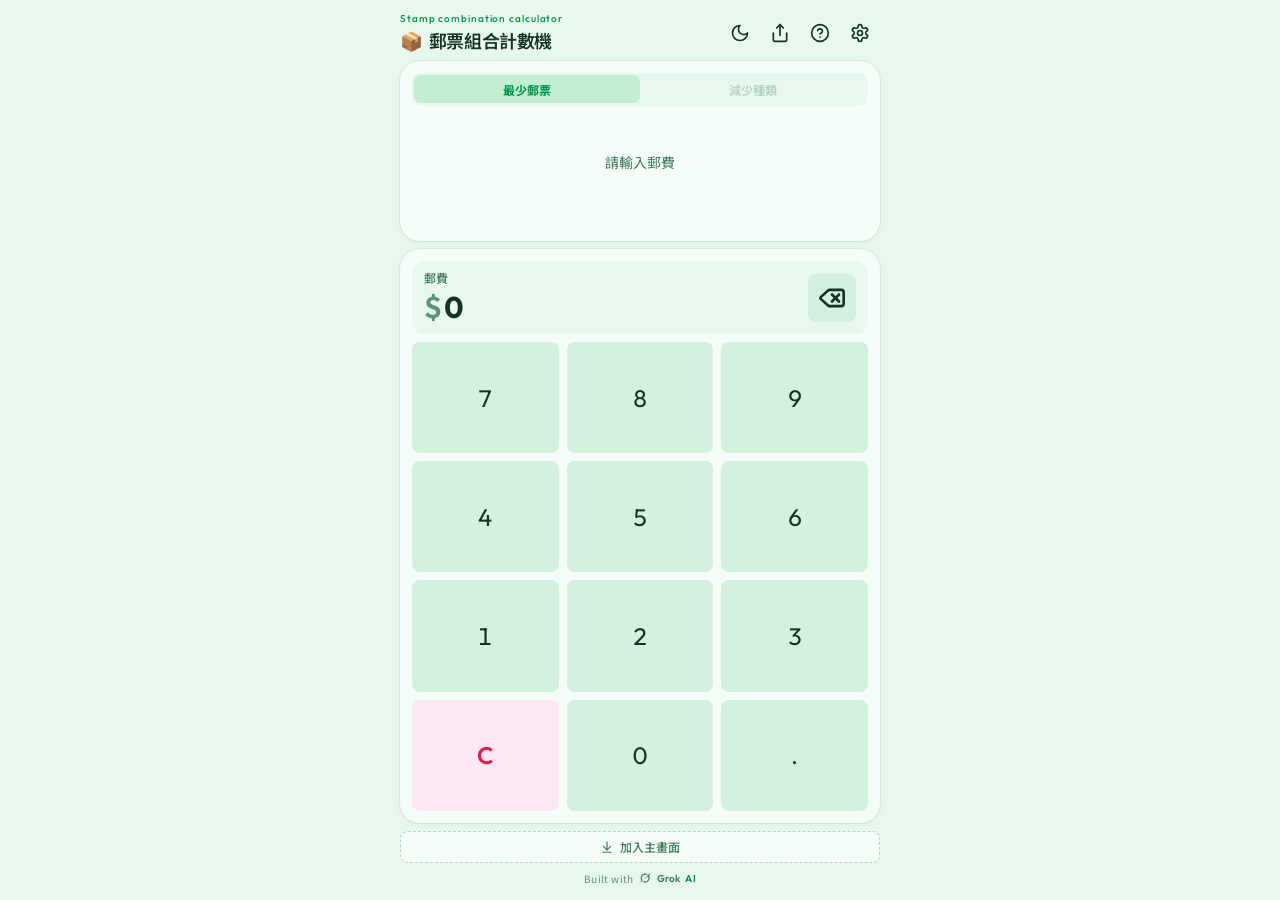
<file: index.html>
<!DOCTYPE html>
<html lang="zh-Hant-HK">
<head>
  <meta charset="utf-8" />
  <meta name="viewport" content="width=device-width, initial-scale=1, viewport-fit=cover, interactive-widget=resizes-content" />
  <meta name="theme-color" content="#009247" />
  <meta name="mobile-web-app-capable" content="yes" />
  <meta name="apple-mobile-web-app-capable" content="yes" />
  <meta name="apple-mobile-web-app-title" content="郵票計數機" />
  <meta name="apple-mobile-web-app-status-bar-style" content="default" />
  <title>郵票組合計數機</title>
  <script>try{if(localStorage.getItem("stamp-calc-theme")==="dark"){document.documentElement.classList.add("dark");document.documentElement.style.colorScheme="dark"}var s=JSON.parse(localStorage.getItem("stamp-calc-v2")||"{}");if(s.mode==="types")document.documentElement.classList.add("types")}catch(e){}
  window.addEventListener("beforeinstallprompt",function(e){e.preventDefault();window.__pwaDeferred=e;});
  if("serviceWorker"in navigator){navigator.serviceWorker.register(new URL("sw.js",document.baseURI).href).catch(function(){});}
  (function(){function editable(t){return t&&t.closest&&t.closest("input,textarea,[contenteditable=true]");}function block(e){if(!editable(e.target))e.preventDefault();}document.addEventListener("selectstart",block);document.addEventListener("copy",block);document.addEventListener("cut",block);document.addEventListener("contextmenu",block);})();</script>
  <link rel="manifest" href="manifest.webmanifest" />
  <link rel="apple-touch-icon" href="apple-touch-icon.png" />
  <link rel="icon" type="image/png" sizes="32x32" href="favicon-32.png" />
  <link rel="icon" type="image/png" sizes="192x192" href="icon-192.png" />
  <link rel="icon" type="image/svg+xml" href="favicon.svg" />
  <link rel="preconnect" href="https://fonts.googleapis.com" />
  <link rel="preconnect" href="https://fonts.gstatic.com" crossorigin />
  <link href="https://fonts.googleapis.com/css2?family=Noto+Sans+HK:wght@400;500;600;700&family=Outfit:wght@500;600;700&display=swap" rel="stylesheet" />
  <style>
    :root {
      --bg: #e8f8ed;
      --surface: #f4fdf7;
      --surface-2: #d4f1de;
      --ink: #123326;
      --muted: #3d7a57;
      --subtle: #5b9472;
      --primary: #009247;
      --primary-fg: #f4fdf7;
      --primary-soft: #c2efd3;
      --border: #addcbe;
      --shadow: 0 0 0 1px rgb(21 36 28 / 0.06), 0 1px 2px -1px rgb(21 36 28 / 0.06), 0 2px 8px rgb(21 36 28 / 0.04);
      --ease: cubic-bezier(0.22, 1, 0.36, 1);
      --sans: "Noto Sans HK", "PingFang HK", "Noto Sans TC", ui-sans-serif, system-ui, sans-serif;
      --display: "Outfit", "Noto Sans HK", "PingFang HK", ui-sans-serif, sans-serif;
    }
    html.dark {
      color-scheme: dark;
      --bg: #121a16;
      --surface: #1b2620;
      --surface-2: #25332c;
      --ink: #e8f0ea;
      --muted: #9aada2;
      --subtle: #7d9086;
      --primary: #5dca9a;
      --primary-fg: #102018;
      --primary-soft: #1e3a2e;
      --border: #33463c;
      --shadow: 0 0 0 1px rgb(232 240 234 / 0.08), 0 1px 2px -1px rgb(0 0 0 / 0.45), 0 2px 10px rgb(0 0 0 / 0.28);
    }
    html.types {
      --bg: #f4eef9;
      --surface: #fbf7fd;
      --surface-2: #ead9f6;
      --ink: #2b1740;
      --muted: #734d8f;
      --subtle: #8d68a6;
      --primary: #7c3aed;
      --primary-fg: #fbf7fd;
      --primary-soft: #e9d5ff;
      --border: #d3b6ea;
      --shadow: 0 0 0 1px rgb(43 23 64 / 0.06), 0 1px 2px -1px rgb(43 23 64 / 0.06), 0 2px 8px rgb(43 23 64 / 0.04);
    }
    html.dark.types {
      --bg: #16111c;
      --surface: #22182b;
      --surface-2: #32243f;
      --ink: #f3e9fb;
      --muted: #b89ac8;
      --subtle: #9678a8;
      --primary: #c4a0ff;
      --primary-fg: #1a1224;
      --primary-soft: #3a2750;
      --border: #4a3560;
      --shadow: 0 0 0 1px rgb(243 233 251 / 0.08), 0 1px 2px -1px rgb(0 0 0 / 0.45), 0 2px 10px rgb(0 0 0 / 0.28);
    }
    html.crisis {
      --bg: #f0e2df;
      --surface: #f7ebe9;
      --surface-2: #e8cfc9;
      --ink: #4a1815;
      --muted: #9a4a44;
      --subtle: #b06a64;
      --primary: #c62828;
      --primary-fg: #fff6f5;
      --primary-soft: #f3c8c3;
      --border: #d9ada7;
      --shadow: 0 0 0 1px rgb(90 24 20 / 0.08), 0 1px 2px -1px rgb(90 24 20 / 0.1), 0 2px 8px rgb(90 24 20 / 0.08);
    }
    html.dark.crisis {
      --bg: #1a1010;
      --surface: #261616;
      --surface-2: #351c1c;
      --ink: #f3d6d3;
      --muted: #c48b86;
      --subtle: #a56f6a;
      --primary: #ef6b68;
      --primary-fg: #2a1010;
      --primary-soft: #4a2220;
      --border: #5c3030;
      --shadow: 0 0 0 1px rgb(243 214 211 / 0.08), 0 1px 2px -1px rgb(0 0 0 / 0.5), 0 2px 10px rgb(0 0 0 / 0.35);
    }
    html.crisis body::before {
      content: ""; pointer-events: none; position: fixed; inset: 0; z-index: 5;
      background:
        repeating-linear-gradient(-18deg, transparent 0 13px, rgb(70 16 12 / 0.05) 13px 14px),
        radial-gradient(ellipse at 50% 115%, rgb(90 20 16 / 0.22), transparent 58%),
        radial-gradient(ellipse at 50% -15%, rgb(40 10 8 / 0.14), transparent 48%);
      mix-blend-mode: multiply;
    }
    html.dark.crisis body::before { mix-blend-mode: overlay; opacity: 0.65; }
    html.crisis .stamp-face { filter: grayscale(0.55) sepia(0.28) saturate(0.5); opacity: 0.7; }
    * { box-sizing: border-box; }
    html, body { margin: 0; height: 100svh; max-height: 100svh; background: var(--bg); color: var(--ink); font-family: var(--sans); accent-color: var(--primary); forced-color-adjust: none; -webkit-font-smoothing: antialiased; -webkit-user-select: none; user-select: none; -webkit-touch-callout: none; -webkit-tap-highlight-color: transparent; }
    input, textarea { -webkit-user-select: text; user-select: text; -webkit-touch-callout: default; }
    button, [role="button"] { cursor: pointer; font-family: inherit; }
    button:disabled { cursor: default; }
    a { color: inherit; text-decoration: none; }
    .wrap { width: min(32rem, 100%); height: 100svh; max-height: 100svh; margin: 0 auto; padding: 0.75rem 1rem max(0.75rem, env(safe-area-inset-bottom)); display: flex; flex-direction: column; gap: 0.5rem; overflow: hidden; isolation: isolate; }
    .wrap.settings, .wrap.about { overflow: hidden; padding-bottom: 0; }
    .page-body { flex: 1 1 0; min-height: 0; overflow: auto; padding-bottom: 2rem; -webkit-overflow-scrolling: touch; }
    .wrap.settings .top, .wrap.about .top { z-index: 10; background: var(--bg); }
    .wrap.about { gap: 0.5rem; padding: 0.75rem 1rem 0; }
    .wrap.about .page-body { display: flex; flex-direction: column; gap: 3rem; padding-top: 0.75rem; padding-bottom: 2.5rem; }
    .wrap.about .top { gap: 0.25rem; }
    .wrap.about .top h1 { margin: 0; }
    .about-hero { display: block; text-align: center; overflow: visible; background: none; padding: 0; border-radius: 0; }
    .hero-stage { width: min(17.5rem, 100%); margin: 0 auto; }
    .hero-stage svg { width: 100%; height: auto; display: block; overflow: visible; }
    .about-hero h2 { margin-top: 1rem; font-size: 1.65rem; font-weight: 700; letter-spacing: -0.02em; }
    .about-kicker { display: flex; align-items: center; justify-content: center; gap: 0.6rem; margin: 0.75rem 0 0; font-family: var(--display); font-size: 0.625rem; font-weight: 600; letter-spacing: 0.14em; color: var(--primary); }
    .about-kicker i { display: block; width: 1.75rem; height: 1px; background: color-mix(in oklab, var(--primary) 45%, transparent); }
    .about-section { padding: 0; }
    .about-h { display: flex; align-items: center; gap: 0.75rem; margin: 0 0 1.25rem; font-size: 1.0625rem; font-weight: 700; letter-spacing: -0.02em; line-height: 1; }
    .about-h::before { content: ""; width: 3px; height: 1.05em; border-radius: 999px; background: var(--primary); flex-shrink: 0; }
    .about-copy { margin: 0; font-size: 0.9375rem; line-height: 1.9; color: var(--muted); }
    .about-logic { margin: 0; border-radius: 1rem; background: var(--surface); box-shadow: var(--shadow); overflow: hidden; }
    .about-logic + .about-copy { margin-top: 1.25rem; }
    .logic-row { display: flex; align-items: flex-start; gap: 0.875rem; padding: 1.25rem 1rem; }
    .logic-row .emo { width: 2rem; flex-shrink: 0; text-align: center; font-size: 1.15rem; line-height: 1.75rem; }
    .logic-row .ttl { margin: 0; font-size: 0.95rem; font-weight: 600; line-height: 1.75rem; }
    .logic-row .ttl.stamps { color: #009247; }
    .logic-row .ttl.types { color: #7c3aed; }
    .logic-row p { margin: 0.4rem 0 0; font-size: 0.875rem; line-height: 1.8; color: var(--muted); }
    .logic-row + .logic-row { border-top: 1px solid color-mix(in oklab, var(--border) 80%, transparent); }
    .feat-list { margin: 0; padding: 0; list-style: none; display: flex; flex-direction: column; gap: 0.875rem; }
    .feat-list li { display: flex; align-items: flex-start; gap: 0.875rem; padding: 1.15rem 1rem; border-radius: 1rem; background: var(--surface); box-shadow: var(--shadow); border: 1px solid color-mix(in oklab, var(--border) 80%, transparent); }
    .feat-list .emo { width: 2rem; flex-shrink: 0; text-align: center; font-size: 1.25rem; line-height: 1.75rem; }
    .feat-list b { display: block; font-size: 0.95rem; line-height: 1.35; }
    .feat-list span { display: block; margin-top: 0.4rem; font-size: 0.875rem; line-height: 1.8; color: var(--muted); }
    .custom-pad { margin-top: 1rem; }
    .custom-amount-row { display: flex; align-items: stretch; gap: 0.5rem; }
    .custom-amount { flex: 1 1 auto; min-width: 0; height: 2.75rem; display: flex; align-items: center; padding: 0 0.75rem; border-radius: 0.5rem; background: var(--bg); font-family: var(--display); font-size: 1.5rem; font-weight: 600; font-variant-numeric: tabular-nums; }
    .custom-amount .sym { margin-right: 0.2rem; color: var(--subtle); font-weight: 500; }
    .custom-back { flex: 0 0 auto; width: 2.75rem; height: 2.75rem; display: inline-flex; align-items: center; justify-content: center; border: 0; border-radius: 0.5rem; background: var(--bg); color: var(--ink); }
    .custom-back:hover { background: var(--border); }
    .custom-amount-row .btn.secondary { flex: 0 0 auto; height: 2.75rem; white-space: nowrap; }
    .mini-keys { margin-top: 0.5rem; display: grid; grid-template-columns: repeat(3, 1fr); gap: 0.5rem; }
    .mini-keys button { height: 2.75rem; border: 0; border-radius: 0.5rem; background: var(--bg); color: var(--ink); font-family: var(--display); font-size: 1.25rem; font-variant-numeric: tabular-nums; touch-action: manipulation; }
    .mini-keys button:hover { background: var(--border); }
    .mini-keys .clear { background: #fce7f3; color: #e11d48; font-weight: 600; }
    .mini-keys .clear:hover { background: #fbcfe8; }
    html.dark .mini-keys .clear { color: #f9a8d4; background: #4a2c36; }
    html.dark .mini-keys .clear:hover { background: #5c3844; }
    .top { display: flex; align-items: center; justify-content: space-between; gap: 0.75rem; flex-shrink: 0; }
    .top > h1 { flex: 1; margin: 0; height: 2.5rem; display: flex; align-items: center; line-height: 1; }
    .brand { width: fit-content; max-width: 100%; min-width: 0; }
    .mark { margin: 0; display: block; width: max-content; max-width: 100%; white-space: nowrap; font-family: var(--display); font-size: 0.625rem; font-weight: 500; letter-spacing: 0; color: var(--primary); }
    .card.roomy { padding: 1.25rem; }
    .amount-copy { flex: 1; min-width: 0; }
    h1 { margin: 0.125rem 0 0; display: flex; align-items: center; gap: 0.375rem; font-size: 1.125rem; font-weight: 600; letter-spacing: -0.02em; color: var(--ink); }
    h1 .title-pack { font-size: 1.15rem; line-height: 1; flex: 0 0 auto; }
    .icon-btn { flex: 0 0 auto; width: 2.5rem; height: 2.5rem; display: inline-flex; align-items: center; justify-content: center; border: 0; border-radius: 0.5rem; background: transparent; color: var(--ink); }
    .icon-btn:hover { background: var(--surface-2); }
    .icon-row { display: flex; align-items: center; flex: 0 0 auto; }
    .icon-sun { display: none; }
    html.dark .icon-sun { display: block; }
    html.dark .icon-moon { display: none; }
    .card { background: var(--surface); border-radius: 1.25rem; padding: 0.75rem; box-shadow: var(--shadow); }
    .combo { height: 6rem; display: flex; align-items: center; justify-content: flex-start; overflow: hidden; isolation: isolate; }
    .combo p { margin: 0; padding: 0 1rem; width: 100%; text-align: center; font-size: 0.875rem; color: var(--muted); }
    .miss-combo { display: flex; flex-direction: column; align-items: center; justify-content: center; gap: 0.15rem; padding: 0.1rem 0.5rem; width: 100%; }
    .miss-combo p { padding: 0; }
    .miss-combo .hint { font-size: 0.75rem; color: var(--subtle); }
    .miss-combo .go { margin-top: 0.3rem; height: 1.75rem; padding: 0 0.85rem; border: 0; border-radius: 999px; background: var(--primary); color: var(--primary-fg); font: inherit; font-size: 0.75rem; font-weight: 600; }
    .miss-combo .go:hover { opacity: 0.9; }
    .closed-combo { display: flex; flex-direction: column; align-items: center; justify-content: center; gap: 0.15rem; color: var(--primary); width: 100%; }
    .closed-combo svg { width: 2.5rem; height: 2.5rem; }
    .closed-combo p { padding: 0; color: var(--primary); font-weight: 700; }
    .closed-combo .sub { font-size: 0.75rem; font-weight: 600; }
    .closed-panel { display: none; flex: 1; min-height: 0; flex-direction: column; align-items: center; justify-content: center; gap: 0.25rem; text-align: center; padding: 0.5rem; }
    .closed-hand { width: 4rem; height: 4rem; margin: 0; color: var(--primary); display: block; }
    .closed-title { margin: 0; color: var(--primary); font-size: 1.125rem; font-weight: 700; }
    .closed-hint { margin: 0; color: var(--muted); font-size: 0.75rem; }
    .closed-go { margin-top: 0.5rem; height: 2.75rem; padding: 0 1.1rem; border: 0; border-radius: 0.5rem; background: var(--primary); color: var(--primary-fg); font: inherit; font-size: 0.875rem; font-weight: 600; }
    .closed-go:hover { opacity: 0.9; }
    .pad.locked .amount-row, .pad.locked .keys { display: none; }
    .pad.locked .closed-panel { display: flex; }
    .combo-stats { margin: 0.15rem 0 0; min-height: 1rem; padding: 0 0.25rem; text-align: left; font-size: 0.75rem; color: var(--muted); }
    .mode-switch { display: flex; margin: 0 0 0.5rem; padding: 0.15rem; border-radius: 0.55rem; background: var(--bg); isolation: isolate; forced-color-adjust: none; }
    .mode-switch button { flex: 1; height: 1.75rem; border: 0; border-radius: 0.4rem; background: transparent; color: var(--subtle); font: inherit; font-size: 0.75rem; font-weight: 500; opacity: 0.4; white-space: nowrap; -webkit-appearance: none; appearance: none; }
    .mode-switch button.mode-on { background: var(--primary-soft); color: var(--primary); font-weight: 700; opacity: 1; box-shadow: none; }
    .combo-stamp { animation: combo-stamp-in 300ms var(--ease) both; animation-delay: calc(var(--i, 0) * 42ms); }
    @keyframes combo-stamp-in { from { opacity: 0; transform: translateY(8px) scale(0.9); } to { opacity: 1; transform: translateY(0) scale(1); } }
    .cluster { display: flex; align-items: center; justify-content: flex-start; gap: 0.25rem; width: max-content; flex-shrink: 0; padding: 0.25rem; transform-origin: left center; }
    .combo-block { flex-shrink: 0; }
    .pad { flex: 1 1 0; min-height: 0; display: flex; flex-direction: column; overflow: hidden; }
    .amount-row { display: flex; align-items: center; gap: 0.5rem; background: var(--bg); border-radius: 0.75rem; padding: 0.5rem 0.75rem; flex-shrink: 0; }
    .amount-row .label { margin: 0; font-size: 0.75rem; font-weight: 500; color: var(--muted); }
    .amount-row .value { margin: 0.125rem 0 0; font-family: var(--display); font-size: 1.875rem; font-weight: 600; font-variant-numeric: tabular-nums; letter-spacing: -0.02em; overflow: hidden; text-overflow: ellipsis; white-space: nowrap; }
    .amount-row .value span { margin-right: 0.25rem; color: var(--subtle); }
    .back-btn { width: 3rem; height: 3rem; display: inline-flex; align-items: center; justify-content: center; border: 0; border-radius: 0.5rem; background: var(--surface-2); color: var(--ink); flex: 0 0 auto; touch-action: manipulation; }
    .back-btn svg { width: 1.75rem; height: 1.75rem; display: block; }
    .back-btn:hover { background: var(--border); }
    .keys { margin-top: 0.5rem; display: grid; grid-template-columns: repeat(3, 1fr); grid-template-rows: repeat(4, minmax(0, 1fr)); gap: 0.5rem; flex: 1 1 auto; min-height: 0; }
    .keys button { height: 100%; min-height: 0; border: 0; border-radius: 0.5rem; background: var(--surface-2); color: var(--ink); font-family: var(--display); font-size: 1.5rem; font-variant-numeric: tabular-nums; touch-action: manipulation; }
    .keys button:hover { background: var(--border); }
    .keys .clear { background: #fce7f3; color: #e11d48; font-weight: 600; }
    .keys .clear:hover { background: #fbcfe8; }
    html.dark .keys .clear { color: #f9a8d4; background: #4a2c36; }
    html.dark .keys .clear:hover { background: #5c3844; }
    .keys button, .back-btn, .grid button, .mini-keys button, .custom-back { transform-origin: center; transition: transform 80ms cubic-bezier(0.22, 1, 0.36, 1), filter 80ms cubic-bezier(0.22, 1, 0.36, 1), background-color 150ms; }
    .keys button:active, .keys button.is-down, .back-btn:active, .back-btn.is-down, .grid button:active, .grid button.is-down, .mini-keys button:active, .mini-keys button.is-down, .custom-back:active, .custom-back.is-down { transform: scale(0.93); filter: brightness(0.96); }
    .keys button.is-press, .back-btn.is-press, .grid button.is-press, .mini-keys button.is-press, .custom-back.is-press { animation: tap-press-pop 180ms cubic-bezier(0.22, 1, 0.36, 1); }
    @keyframes tap-press-pop { from { transform: scale(0.93); } to { transform: scale(1); } }
    .head-row { display: flex; flex-wrap: nowrap; align-items: flex-start; justify-content: space-between; gap: 0.75rem; }
    .head-row > div { min-width: 0; flex: 1; }
    .head-row .btn { flex-shrink: 0; }
    h2 { margin: 0; font-size: 1.25rem; font-weight: 600; }
    .about-end { display: flex; flex-direction: column; align-items: center; gap: 0.85rem; padding: 0.5rem 0 1.5rem; text-align: center; }
    .about-powered a { display: inline-flex; align-items: center; gap: 0.55rem; padding: 0.35rem 0.6rem 0.35rem 0.35rem; border-radius: 999px; background: var(--surface); box-shadow: var(--shadow); color: var(--ink); text-decoration: none; }
    .about-powered .mark { width: 1.75rem; height: 1.75rem; display: inline-flex; align-items: center; justify-content: center; border-radius: 999px; background: color-mix(in oklab, var(--primary) 12%, var(--surface)); color: var(--primary); }
    .about-powered svg { width: 0.9rem; height: 0.9rem; }
    .about-powered .built { font-size: 0.625rem; font-weight: 600; letter-spacing: 0.16em; color: var(--subtle); }
    .about-powered .name { font-family: var(--display); font-size: 0.95rem; font-weight: 600; letter-spacing: -0.02em; }
    .about-powered .ai { display: inline-block; margin-left: 0.15rem; padding: 0.1rem 0.4rem; border-radius: 0.35rem; background: color-mix(in oklab, var(--primary) 12%, var(--surface)); color: var(--primary); font-family: var(--display); font-size: 0.625rem; font-weight: 700; letter-spacing: 0.06em; }
    .about-quote { margin: 0; max-width: 22rem; padding: 0 0.25rem; font-size: 0.875rem; line-height: 1.85; color: var(--subtle); font-style: normal; }
    .about-cta { display: flex; width: 100%; gap: 0.75rem; margin-top: 0.25rem; }
    .about-cta button, .about-cta a { flex: 1; height: 3rem; display: inline-flex; align-items: center; justify-content: center; gap: 0.4rem; border: 0; border-radius: 999px; font: inherit; font-size: 0.875rem; font-weight: 600; }
    .about-cta .share { background: var(--surface-2); color: var(--ink); }
    .about-cta .home { background: var(--primary); color: var(--primary-fg); }
    .hint { margin: 0.25rem 0 0; font-size: 0.875rem; color: var(--muted); }
    .actions { display: flex; gap: 0.5rem; }
    .btn { display: inline-flex; align-items: center; justify-content: center; gap: 0.5rem; height: 2.25rem; padding: 0 0.75rem; border: 1px solid var(--border); border-radius: 0.5rem; font-size: 0.875rem; font-weight: 500; background: var(--surface); color: var(--ink); box-shadow: var(--shadow); }
    .btn svg { width: 1rem; height: 1rem; flex-shrink: 0; }
    .btn:hover { background: var(--surface-2); }
    .btn.ghost { box-shadow: none; }
    .btn.secondary { height: 2.75rem; padding: 0 1rem; background: var(--surface-2); box-shadow: none; }
    .grid { margin-top: 1rem; display: grid; grid-template-columns: repeat(4, 1fr); gap: 0.5rem; }
    .grid button { border: 0; background: transparent; padding: 0; touch-action: manipulation; border-radius: 0.25rem; overflow: visible; position: relative; }
    #extra-grid { gap: 0.75rem; overflow: visible; }
    .grid { margin-top: 1rem; display: grid; grid-template-columns: repeat(4, 1fr); gap: 0.5rem; }
    .stamp { position: relative; width: 5rem; }
    .stamp.pad { padding: 0.9rem 0.9rem 0 0; }
    .grid .stamp { width: 100%; padding: 0; }
    .stamp-face {
      --stamp-hue: 152;
      --paper: oklch(0.93 0.09 var(--stamp-hue));
      --ink-s: oklch(0.36 0.13 var(--stamp-hue));
      --hole: var(--surface);
      --sparkle: 0deg;
      --pitch: 8px;
      --tooth: 2.35px;
      position: relative; isolation: isolate; display: flex; height: 4rem; align-items: center; justify-content: center;
      overflow: hidden; padding: 0 0.35rem; color: var(--ink-s); background: var(--paper); box-sizing: border-box;
      -webkit-mask-image:
        radial-gradient(circle at 50% 0, #0000 var(--tooth), #000 calc(var(--tooth) + 0.45px)),
        radial-gradient(circle at 50% 100%, #0000 var(--tooth), #000 calc(var(--tooth) + 0.45px)),
        radial-gradient(circle at 0 50%, #0000 var(--tooth), #000 calc(var(--tooth) + 0.45px)),
        radial-gradient(circle at 100% 50%, #0000 var(--tooth), #000 calc(var(--tooth) + 0.45px));
      -webkit-mask-size: var(--pitch) 100%, var(--pitch) 100%, 100% var(--pitch), 100% var(--pitch);
      -webkit-mask-position: 50% 0, 50% 0, 0 50%, 0 50%;
      -webkit-mask-repeat: repeat-x, repeat-x, repeat-y, repeat-y;
      -webkit-mask-composite: source-in, source-in, source-in;
      mask-image:
        radial-gradient(circle at 50% 0, #0000 var(--tooth), #000 calc(var(--tooth) + 0.45px)),
        radial-gradient(circle at 50% 100%, #0000 var(--tooth), #000 calc(var(--tooth) + 0.45px)),
        radial-gradient(circle at 0 50%, #0000 var(--tooth), #000 calc(var(--tooth) + 0.45px)),
        radial-gradient(circle at 100% 50%, #0000 var(--tooth), #000 calc(var(--tooth) + 0.45px));
      mask-size: var(--pitch) 100%, var(--pitch) 100%, 100% var(--pitch), 100% var(--pitch);
      mask-position: 50% 0, 50% 0, 0 50%, 0 50%;
      mask-repeat: repeat-x, repeat-x, repeat-y, repeat-y;
      mask-composite: intersect;
    }
    .stamp-face.sm { height: 3.5rem; padding: 0 0.2rem; }
    .stamp-face.xs { height: 2.5rem; padding: 0 0.15rem; }
    .stamp-face.xs span { font-size: 0.875rem; }
    .stamp.xs { width: 3.5rem; }
    .stock { display: none; width: 100%; padding: 0.5rem 0.75rem; border: 0; text-align: left; font: inherit; color: inherit; cursor: pointer; overflow-x: hidden; overflow-y: visible; flex-shrink: 0; }
    .stock.show { display: block; }
    .stock-row { display: flex; align-items: center; min-width: 0; height: 1.25rem; overflow: hidden; flex-shrink: 0; font-size: 0.875rem; font-weight: 500; line-height: 1.25rem; white-space: nowrap; }
    .stock-row + .stock-row { margin-top: 0.125rem; }
    .stock-row.oos { color: #dc2626; }
    .stock-row.custom { color: #2563eb; }
    html.dark .stock-row.oos { color: #f87171; }
    html.dark .stock-row.custom { color: #93c5fd; }
    .stock-label { flex: 0 0 auto; }
    .stock-marquee { flex: 1 1 auto; min-width: 0; height: 1.25rem; overflow: hidden; white-space: nowrap; line-height: 1.25rem; }
    .stock-marquee:has(.marquee-track) { -webkit-mask-image: linear-gradient(to right, #000 70%, transparent 100%); mask-image: linear-gradient(to right, #000 70%, transparent 100%); }
    .stock-marquee-inner { display: inline-flex; width: max-content; }
    .stock-marquee-inner span { flex-shrink: 0; }
    .marquee-track { animation: stock-marquee linear infinite; }
    @keyframes stock-marquee { from { transform: translateX(0); } to { transform: translateX(-50%); } }
    .stamp-face.off { opacity: 0.38; filter: grayscale(0.8); }
    .oos-tag {
      position: absolute; top: 0.2rem; right: -0.2rem; z-index: 12;
      padding: 0.18rem 0.4rem; border-radius: 0.2rem; background: #dc2626; color: #fff;
      font-family: var(--sans); font-size: 0.625rem; font-weight: 700; letter-spacing: 0.06em; line-height: 1;
      white-space: nowrap; transform: rotate(28deg); box-shadow: 0 1px 3px rgb(127 29 29 / 0.35); pointer-events: none;
    }
    .stamp.xs .oos-tag { top: 0.05rem; right: -0.25rem; font-size: 0.5rem; padding: 0.12rem 0.28rem; }
    .stamp-face[data-tone="0"] { --stamp-hue: 18; } .stamp-face[data-tone="1"] { --stamp-hue: 40; }
    .stamp-face[data-tone="2"] { --stamp-hue: 62; } .stamp-face[data-tone="3"] { --stamp-hue: 85; }
    .stamp-face[data-tone="4"] { --stamp-hue: 108; } .stamp-face[data-tone="5"] { --stamp-hue: 130; }
    .stamp-face[data-tone="6"] { --stamp-hue: 152; } .stamp-face[data-tone="7"] { --stamp-hue: 175; }
    .stamp-face[data-tone="8"] { --stamp-hue: 198; } .stamp-face[data-tone="9"] { --stamp-hue: 220; }
    .stamp-face[data-tone="10"] { --stamp-hue: 242; } .stamp-face[data-tone="11"] { --stamp-hue: 265; }
    .stamp-face[data-tone="12"] { --stamp-hue: 288; } .stamp-face[data-tone="13"] { --stamp-hue: 310; }
    .stamp-face[data-tone="14"] { --stamp-hue: 332; } .stamp-face[data-tone="15"] { --stamp-hue: 355; }
    .stamp-face.custom {
      --paper: oklch(0.88 0.13 var(--stamp-hue));
      color: #1d4ed8;
      background-color: var(--paper);
      background-image:
        linear-gradient(118deg, rgb(255 255 255 / 0.22) 0%, transparent 36%, rgb(255 255 255 / 0.08) 52%, transparent 78%, rgb(255 255 255 / 0.14) 100%),
        repeating-linear-gradient(118deg, oklch(0.9 0.12 var(--stamp-hue)) 0 12px, oklch(0.91 0.08 calc(var(--stamp-hue) + 48)) 12px 24px, oklch(0.89 0.1 calc(var(--stamp-hue) + 96)) 24px 36px, oklch(0.9 0.12 var(--stamp-hue)) 36px 48px);
    }
    .stamp-face.custom span {
      text-shadow: 0 0 5px #fff, 0 0 1px #fff;
    }
    .stamp-face span { position: relative; z-index: 1; font-family: var(--display); font-weight: 600; font-variant-numeric: tabular-nums; letter-spacing: -0.02em; line-height: 1; font-size: 1.25rem; }
    .stamp-face.sm span { font-size: 1.125rem; }
    .stamp-face::before { display: none; }
    .stamp-face::after {
      content: ""; position: absolute; inset: 6px; pointer-events: none;
      border: 1px solid color-mix(in oklab, var(--ink-s) 38%, transparent);
    }
    @property --stamp-hue { syntax: "<number>"; inherits: false; initial-value: 152; }
    @property --sparkle { syntax: "<angle>"; inherits: false; initial-value: 0deg; }
    html.dark .stamp-face {
      --paper: oklch(0.42 0.09 var(--stamp-hue));
      --ink-s: oklch(0.9 0.08 var(--stamp-hue));
    }
    html.dark .stamp-face.custom {
      --paper: oklch(0.38 0.11 var(--stamp-hue));
      color: #93c5fd;
      background-image:
        linear-gradient(118deg, rgb(255 255 255 / 0.1) 0%, transparent 36%, rgb(255 255 255 / 0.05) 52%, transparent 78%, rgb(255 255 255 / 0.08) 100%),
        repeating-linear-gradient(118deg, oklch(0.4 0.1 var(--stamp-hue)) 0 12px, oklch(0.42 0.07 calc(var(--stamp-hue) + 48)) 12px 24px, oklch(0.38 0.09 calc(var(--stamp-hue) + 96)) 24px 36px, oklch(0.4 0.1 var(--stamp-hue)) 36px 48px);
    }
    html.dark .stamp-face.custom span {
      text-shadow: 0 0 5px rgb(15 23 42 / 0.7), 0 0 1px rgb(15 23 42 / 0.5);
    }
    .stamp-face.custom::after {
      inset: 6px; border: 0; padding: 1px;
      background: conic-gradient(from var(--sparkle), #ff2d2d, #ff8a00, #ffd400, #3dff6e, #00d4ff, #4d6bff, #b44dff, #ff2d8a, #ff2d2d);
      box-shadow: none; mix-blend-mode: normal;
      -webkit-mask: linear-gradient(#fff 0 0) content-box, linear-gradient(#fff 0 0);
      -webkit-mask-composite: xor;
      mask: linear-gradient(#fff 0 0) content-box, linear-gradient(#fff 0 0);
      mask-composite: exclude;
      animation: stamp-rim-spin 1.15s linear infinite;
    }
    @keyframes stamp-rim-spin { to { --sparkle: 360deg; } }
    @keyframes stamp-holo-beam { from { background-position: 130% 0, 0 0; } to { background-position: -50% 0, 0 0; } }
    @keyframes stamp-holo-glow {
      from { box-shadow: 0 0 5px oklch(0.76 0.08 var(--stamp-hue) / 0.28); }
      to { box-shadow: 0 0 10px oklch(0.8 0.11 var(--stamp-hue) / 0.45); }
    }
    .badge {
      position: absolute; top: 0; right: 0; z-index: 2; min-width: 1.75rem; height: 1.75rem; padding: 0 0.375rem;
      display: flex; align-items: center; justify-content: center; border-radius: 999px; background: var(--primary); color: var(--primary-fg);
      font-family: var(--display); font-size: 0.75rem; font-weight: 600; font-variant-numeric: tabular-nums;
    }
    .badge.remove {
      top: -0.5rem; right: -0.5rem; left: auto;
      width: 1.15rem; min-width: 1.15rem; height: 1.15rem; padding: 0;
      background: #dc2626; color: #fff; font-size: 0.85rem; line-height: 1; font-weight: 700;
      box-shadow: 0 0 0 2px var(--surface);
    }
    .fly-amount { position: fixed; z-index: 50; margin: 0; display: flex; align-items: center; justify-content: center; pointer-events: none; border-radius: 0.5rem; background: color-mix(in oklab, var(--surface) 92%, white); box-shadow: var(--shadow); color: var(--ink); font-family: var(--display); font-size: 1.5rem; font-weight: 600; font-variant-numeric: tabular-nums; letter-spacing: -0.02em; will-change: transform, opacity; }
    .stamp-awaiting { opacity: 0; pointer-events: none; }
    .stamp-pop { animation: stamp-pop 280ms cubic-bezier(0.22, 1, 0.36, 1); }
    @keyframes stamp-pop { from { transform: scale(0.62); opacity: 0; } 68% { transform: scale(1.08); opacity: 1; } to { transform: scale(1); opacity: 1; } }
    .toast-host { pointer-events: none; position: fixed; inset: 1rem 1rem auto; z-index: 20; display: flex; justify-content: center; opacity: 0; transform: translateY(-0.5rem); transition: opacity 250ms var(--ease), transform 250ms var(--ease); }
    .toast-host.show { opacity: 1; transform: none; }
    .toast { display: flex; align-items: center; gap: 0.75rem; width: min(24rem, 100%); border-radius: 1rem; background: #fca5a5; color: #7f1d1d; padding: 0.9rem 1.25rem; box-shadow: var(--shadow); }
    .toast .bang { flex-shrink: 0; width: 1.5rem; height: 1.5rem; }
    .toast .msg { margin: 0; font-size: 1.125rem; font-weight: 600; }
    .hidden, [hidden] { display: none !important; }
    .install-btn { display: none; height: 2rem; border: 1px dashed var(--border); border-radius: 0.5rem; background: var(--surface); color: var(--muted); font: inherit; font-size: 0.75rem; font-weight: 500; box-shadow: none; align-items: center; justify-content: center; gap: 0.35rem; flex: 0 0 auto; }
    .install-btn.show { display: flex; }
    .install-btn:hover { background: var(--bg); color: var(--ink); }
    .install-btn:disabled { opacity: 0.7; }
    .credit { display: flex; align-items: center; justify-content: center; flex: 0 0 auto; padding-bottom: 0.15rem; }
    .credit a { display: inline-flex; align-items: center; gap: 0.35rem; color: var(--subtle); text-decoration: none; font-size: 0.625rem; letter-spacing: 0.04em; }
    .credit a:hover { color: var(--muted); }
    .credit svg { width: 0.75rem; height: 0.75rem; color: var(--muted); flex-shrink: 0; }
    .credit .grok { font-family: var(--display); font-weight: 600; letter-spacing: 0; color: var(--muted); }
    .credit .ai { font-family: var(--display); font-weight: 600; letter-spacing: 0.04em; color: var(--primary); }
    .install-sheet { pointer-events: none; position: fixed; inset: 1rem 1rem auto; z-index: 21; display: none; justify-content: center; }
    .install-sheet.show { display: flex; pointer-events: auto; }
    .install-card { position: relative; width: min(24rem, 100%); border-radius: 1rem; background: var(--surface); color: var(--ink); padding: 1rem 1.25rem; box-shadow: var(--shadow); }
    .install-card h3 { margin: 0 1.5rem 0 0; font-size: 1rem; font-weight: 600; }
    .install-card ol { margin: 0.5rem 0 0; padding-left: 1.25rem; font-size: 0.875rem; color: var(--muted); }
    .install-card li { margin: 0.25rem 0; }
    .install-close { position: absolute; top: 0.4rem; right: 0.4rem; width: 2rem; height: 2rem; border: 0; border-radius: 0.5rem; background: transparent; color: var(--muted); }
    @media (prefers-reduced-motion: reduce) {
      .stamp-face.custom, .stamp-face.custom::after { animation: none; }
      .toast-host { transition: none; }
      .marquee-track { animation: none; }
      .stamp-pop { animation: none !important; }
      .combo-stamp { animation: none !important; opacity: 1 !important; transform: none !important; }
      .keys button, .back-btn, .grid button, .mini-keys button, .custom-back, .keys button:active, .keys button.is-down, .keys button.is-press, .back-btn:active, .back-btn.is-down, .back-btn.is-press, .grid button:active, .grid button.is-down, .grid button.is-press, .mini-keys button:active, .mini-keys button.is-down, .mini-keys button.is-press, .custom-back:active, .custom-back.is-down, .custom-back.is-press { transform: none !important; filter: none !important; animation: none !important; transition: none !important; }
    }
  </style>
</head>
<body>
  <main id="home" class="wrap">
    <header class="top">
      <div class="brand">
        <p class="mark" id="brand-mark">Stamp combination calculator</p>
        <h1>
          <span class="title-pack" aria-hidden="true">📦</span>
          郵票組合計數機
        </h1>
      </div>
      <nav class="icon-row" aria-label="頁面">
        <button type="button" class="icon-btn" id="theme-btn" aria-label="切換至深色">
          <svg class="icon-moon" width="20" height="20" viewBox="0 0 24 24" fill="none" stroke="currentColor" stroke-width="2" stroke-linecap="round" stroke-linejoin="round" aria-hidden="true"><path d="M12 3a6 6 0 0 0 9 9 9 9 0 1 1-9-9Z"/></svg>
          <svg class="icon-sun" width="20" height="20" viewBox="0 0 24 24" fill="none" stroke="currentColor" stroke-width="2" stroke-linecap="round" stroke-linejoin="round" aria-hidden="true"><circle cx="12" cy="12" r="4"/><path d="M12 2v2"/><path d="M12 20v2"/><path d="m4.93 4.93 1.41 1.41"/><path d="m17.66 17.66 1.41 1.41"/><path d="M2 12h2"/><path d="M20 12h2"/><path d="m6.34 17.66-1.41 1.41"/><path d="m19.07 4.93-1.41 1.41"/></svg>
        </button>
        <button type="button" class="icon-btn" data-share aria-label="分享程式">
          <svg width="20" height="20" viewBox="0 0 24 24" fill="none" stroke="currentColor" stroke-width="2" stroke-linecap="round" stroke-linejoin="round" aria-hidden="true"><path d="M4 12v8a2 2 0 0 0 2 2h12a2 2 0 0 0 2-2v-8"/><polyline points="16 6 12 2 8 6"/><line x1="12" x2="12" y1="2" y2="15"/></svg>
        </button>
        <button type="button" class="icon-btn" data-go="about" aria-label="關於">
          <svg width="20" height="20" viewBox="0 0 24 24" fill="none" stroke="currentColor" stroke-width="2" stroke-linecap="round" stroke-linejoin="round" aria-hidden="true"><circle cx="12" cy="12" r="10"/><path d="M9.09 9a3 3 0 0 1 5.83 1c0 2-3 3-3 3"/><path d="M12 17h.01"/></svg>
        </button>
        <button type="button" class="icon-btn" data-go="settings" aria-label="設定">
          <svg width="20" height="20" viewBox="0 0 24 24" fill="none" stroke="currentColor" stroke-width="2" stroke-linecap="round" stroke-linejoin="round"><path d="M12.22 2h-.44a2 2 0 0 0-2 2v.18a2 2 0 0 1-1 1.73l-.43.25a2 2 0 0 1-2 0l-.15-.08a2 2 0 0 0-2.73.73l-.22.38a2 2 0 0 0 .73 2.73l.15.1a2 2 0 0 1 1 1.72v.51a2 2 0 0 1-1 1.74l-.15.09a2 2 0 0 0-.73 2.73l.22.38a2 2 0 0 0 2.73.73l.15-.08a2 2 0 0 1 2 0l.43.25a2 2 0 0 1 1 1.73V20a2 2 0 0 0 2 2h.44a2 2 0 0 0 2-2v-.18a2 2 0 0 1 1-1.73l.43-.25a2 2 0 0 1 2 0l.15.08a2 2 0 0 0 2.73-.73l.22-.39a2 2 0 0 0-.73-2.73l-.15-.08a2 2 0 0 1-1-1.74v-.5a2 2 0 0 1 1-1.74l.15-.09a2 2 0 0 0 .73-2.73l-.22-.38a2 2 0 0 0-2.73-.73l-.15.08a2 2 0 0 1-2 0l-.43-.25a2 2 0 0 1-1-1.73V4a2 2 0 0 0-2-2z"/><circle cx="12" cy="12" r="3"/></svg>
        </button>
      </nav>
    </header>
    <section class="combo-block" aria-label="郵票組合">
      <section class="card" aria-live="polite">
        <div class="mode-switch" role="group" aria-label="組合邏輯，現正最少郵票">
          <button type="button" class="mode-on" data-mode="stamps">最少郵票</button>
          <button type="button" data-mode="types">減少種類</button>
        </div>
        <div id="combo" class="combo"></div>
        <p id="combo-stats" class="combo-stats">&nbsp;</p>
      </section>
    </section>
    <button type="button" id="stock" class="card stock" data-go="settings" aria-label="設定郵票面值">
      <div id="stock-cluster"></div>
    </button>
    <section class="card pad" id="pad" aria-label="郵費鍵盤">
      <div class="amount-row">
        <div class="amount-copy">
          <p class="label">郵費</p>
          <p class="value"><span>$</span><b id="amount">0</b></p>
        </div>
        <button type="button" class="back-btn" data-key="back" aria-label="刪除一位">
          <svg viewBox="0 0 24 24" fill="none" stroke="currentColor" stroke-width="2.25" stroke-linecap="round" stroke-linejoin="round" aria-hidden="true">
            <path d="M10 5a2 2 0 0 0-1.344.519l-6.328 5.74a1 1 0 0 0 0 1.481l6.328 5.741A2 2 0 0 0 10 19h10a2 2 0 0 0 2-2V7a2 2 0 0 0-2-2z"/>
            <path d="m12 9 6 6"/>
            <path d="m18 9-6 6"/>
          </svg>
        </button>
      </div>
      <div class="keys" role="group" aria-label="數字鍵盤">
        <button type="button" data-key="7">7</button>
        <button type="button" data-key="8">8</button>
        <button type="button" data-key="9">9</button>
        <button type="button" data-key="4">4</button>
        <button type="button" data-key="5">5</button>
        <button type="button" data-key="6">6</button>
        <button type="button" data-key="1">1</button>
        <button type="button" data-key="2">2</button>
        <button type="button" data-key="3">3</button>
        <button type="button" class="clear" data-key="C">C</button>
        <button type="button" data-key="0">0</button>
        <button type="button" data-key=".">.</button>
      </div>
      <div id="closed-panel" class="closed-panel">
        <svg class="closed-hand" viewBox="0 0 24 24" fill="none" stroke="currentColor" stroke-width="2" stroke-linecap="round" stroke-linejoin="round" aria-hidden="true">
          <path d="M18 11V6a2 2 0 0 0-2-2 2 2 0 0 0-2 2"/>
          <path d="M14 10V4a2 2 0 0 0-2-2 2 2 0 0 0-2 2v2"/>
          <path d="M10 10.5V6a2 2 0 0 0-2-2 2 2 0 0 0-2 2v8"/>
          <path d="M18 8a2 2 0 1 1 4 0v6a8 8 0 0 1-8 8h-2c-2.8 0-4.5-.86-5.99-2.34l-3.6-3.6a2 2 0 0 1 2.83-2.82L7 15"/>
        </svg>
        <p class="closed-title">鍵盤已停用</p>
        <p class="closed-hint">請到設定檢查庫存</p>
        <button type="button" class="closed-go" data-go="settings">前往設定</button>
      </div>
    </section>
    <button type="button" id="install-btn" class="install-btn">
      <svg width="14" height="14" viewBox="0 0 24 24" fill="none" stroke="currentColor" stroke-width="2" stroke-linecap="round" stroke-linejoin="round" aria-hidden="true"><path d="M12 17V3"/><path d="m6 11 6 6 6-6"/><path d="M19 21H5"/></svg>
      加入主畫面
    </button>
    <footer class="credit">
      <a href="https://grok.com" target="_blank" rel="noreferrer">
        <span>Built with</span>
        <svg viewBox="0 0 12 11.5714" aria-hidden="true">
          <path fill="currentColor" d="M4.63453 7.42767L8.62395 4.46607C8.81953 4.32088 9.09907 4.37752 9.19225 4.60303C9.68274 5.79241 9.46361 7.22172 8.48776 8.20308C7.5119 9.18444 6.15411 9.39966 4.91305 8.9095L3.5573 9.54074C5.50184 10.8774 7.86313 10.5468 9.33868 9.0619C10.5091 7.88488 10.8716 6.28051 10.5326 4.8337L10.5357 4.83679C10.0442 2.71136 10.6565 1.86181 11.9109 0.124601C11.9406 0.0834107 11.9703 0.0422202 12 0L10.3493 1.65998V1.65483L4.6335 7.4287"/>
          <path fill="currentColor" d="M3.81125 8.14747C2.41556 6.80672 2.6562 4.73175 3.84709 3.53517C4.72771 2.64958 6.17049 2.28813 7.42999 2.81949L8.78266 2.19133C8.53895 2.01421 8.22664 1.82371 7.86825 1.68984C6.24832 1.01946 4.3089 1.35311 2.99206 2.67635C1.7254 3.95016 1.32708 5.90877 2.01109 7.58007C2.52206 8.82917 1.68444 9.71271 0.840686 10.6045C0.541684 10.9206 0.241659 11.2368 0 11.5714L3.81022 8.1485"/>
        </svg>
        <span class="grok">Grok</span>
        <span class="ai">AI</span>
      </a>
    </footer>
  </main>

  <main id="settings" class="wrap settings hidden" hidden aria-hidden="true">
    <header class="top">
      <button type="button" class="icon-btn" data-go="home" aria-label="返回計數機">
        <svg width="20" height="20" viewBox="0 0 24 24" fill="none" stroke="currentColor" stroke-width="2" stroke-linecap="round" stroke-linejoin="round"><path d="m12 19-7-7 7-7"/><path d="M19 12H5"/></svg>
      </button>
      <h1>設定</h1>
    </header>
    <div class="page-body">
    <section class="card roomy">
      <div class="head-row">
        <div>
          <h2>通用郵票庫存</h2>
          <p class="hint">點擊以切換庫存狀態</p>
        </div>
        <button type="button" class="btn" id="reset">
          <svg viewBox="0 0 24 24" fill="none" stroke="currentColor" stroke-width="2" stroke-linecap="round" stroke-linejoin="round" aria-hidden="true"><path d="M3 12a9 9 0 1 0 9-9 9.75 9.75 0 0 0-6.74 2.74L3 8"/><path d="M3 3v5h5"/></svg>
          重設
        </button>
      </div>
      <div id="denom-grid" class="grid"></div>
    </section>
    <section class="card roomy">
      <div class="head-row">
        <div>
          <h2>自訂面值</h2>
          <p class="hint">加入自訂郵票面值</p>
        </div>
        <button type="button" class="btn" id="reset-extras">
          <svg viewBox="0 0 24 24" fill="none" stroke="currentColor" stroke-width="2" stroke-linecap="round" stroke-linejoin="round" aria-hidden="true"><path d="M3 12a9 9 0 1 0 9-9 9.75 9.75 0 0 0-6.74 2.74L3 8"/><path d="M3 3v5h5"/></svg>
          重設
        </button>
      </div>
      <div class="custom-pad">
        <div class="custom-amount-row">
          <div class="custom-amount" aria-live="polite"><span class="sym">$</span><span id="custom-amount">0</span></div>
          <button type="button" class="custom-back" data-custom-key="back" aria-label="刪除一位">
            <svg viewBox="0 0 24 24" fill="none" stroke="currentColor" stroke-width="2.25" stroke-linecap="round" stroke-linejoin="round" aria-hidden="true">
              <path d="M10 5a2 2 0 0 0-1.344.519l-6.328 5.74a1 1 0 0 0 0 1.481l6.328 5.741A2 2 0 0 0 10 19h10a2 2 0 0 0 2-2V7a2 2 0 0 0-2-2z"/>
              <path d="m12 9 6 6"/>
              <path d="m18 9-6 6"/>
            </svg>
          </button>
          <button type="button" class="btn secondary" data-add-custom>
            <svg viewBox="0 0 24 24" fill="none" stroke="currentColor" stroke-width="2" stroke-linecap="round" stroke-linejoin="round" aria-hidden="true"><path d="M5 12h14"/><path d="M12 5v14"/></svg>
            加入
          </button>
        </div>
        <div class="mini-keys">
          <button type="button" data-custom-key="7">7</button>
          <button type="button" data-custom-key="8">8</button>
          <button type="button" data-custom-key="9">9</button>
          <button type="button" data-custom-key="4">4</button>
          <button type="button" data-custom-key="5">5</button>
          <button type="button" data-custom-key="6">6</button>
          <button type="button" data-custom-key="1">1</button>
          <button type="button" data-custom-key="2">2</button>
          <button type="button" data-custom-key="3">3</button>
          <button type="button" class="clear" data-custom-key="C">C</button>
          <button type="button" data-custom-key="0">0</button>
          <button type="button" data-custom-key=".">.</button>
        </div>
      </div>
      <div id="extra-grid" class="grid"></div>
    </section>
    </div>
  </main>

  <main id="about" class="wrap about hidden" hidden aria-hidden="true">
    <header class="top">
      <button type="button" class="icon-btn" data-go="home" aria-label="返回計數機">
        <svg width="20" height="20" viewBox="0 0 24 24" fill="none" stroke="currentColor" stroke-width="2" stroke-linecap="round" stroke-linejoin="round"><path d="m12 19-7-7 7-7"/><path d="M19 12H5"/></svg>
      </button>
      <h1>關於</h1>
    </header>
    <div class="page-body">
    <section class="about-hero">
      <div class="hero-stage" aria-hidden="true">
        <svg viewBox="0 0 260 200">
          <defs>
            <linearGradient id="hero-coin" x1="0.2" y1="0" x2="0.85" y2="1">
              <stop offset="0%" stop-color="#fff4c2"/><stop offset="38%" stop-color="#f0c64a"/><stop offset="100%" stop-color="#c48416"/>
            </linearGradient>
            <radialGradient id="hero-coin-inner" cx="0.42" cy="0.38" r="0.7">
              <stop offset="0%" stop-color="#fff1a8"/><stop offset="70%" stop-color="#e8b031"/><stop offset="100%" stop-color="#c07a12"/>
            </radialGradient>
            <linearGradient id="hero-env" x1="0" y1="0" x2="0" y2="1">
              <stop offset="0%" stop-color="#ffffff"/><stop offset="100%" stop-color="#e7f3fb"/>
            </linearGradient>
            <linearGradient id="hero-flap" x1="0" y1="0" x2="0" y2="1">
              <stop offset="0%" stop-color="#f4faff"/><stop offset="100%" stop-color="#d5eaf7"/>
            </linearGradient>
            <filter id="hero-soft" x="-20%" y="-20%" width="140%" height="140%">
              <feDropShadow dx="0" dy="2.2" stdDeviation="2.2" flood-color="#1a3344" flood-opacity="0.2"/>
            </filter>
            <filter id="hero-coin-soft" x="-25%" y="-25%" width="150%" height="150%">
              <feDropShadow dx="0" dy="3" stdDeviation="2.6" flood-color="#8a5a00" flood-opacity="0.35"/>
            </filter>
            <mask id="hero-perf">
              <rect width="52" height="70" fill="#fff"/>
              <circle cx="3.4" cy="0" r="2.35" fill="#000"/><circle cx="3.4" cy="70" r="2.35" fill="#000"/><circle cx="10.0" cy="0" r="2.35" fill="#000"/><circle cx="10.0" cy="70" r="2.35" fill="#000"/><circle cx="16.6" cy="0" r="2.35" fill="#000"/><circle cx="16.6" cy="70" r="2.35" fill="#000"/><circle cx="23.2" cy="0" r="2.35" fill="#000"/><circle cx="23.2" cy="70" r="2.35" fill="#000"/><circle cx="29.8" cy="0" r="2.35" fill="#000"/><circle cx="29.8" cy="70" r="2.35" fill="#000"/><circle cx="36.4" cy="0" r="2.35" fill="#000"/><circle cx="36.4" cy="70" r="2.35" fill="#000"/><circle cx="43.0" cy="0" r="2.35" fill="#000"/><circle cx="43.0" cy="70" r="2.35" fill="#000"/><circle cx="49.6" cy="0" r="2.35" fill="#000"/><circle cx="49.6" cy="70" r="2.35" fill="#000"/><circle cx="0" cy="10.0" r="2.35" fill="#000"/><circle cx="52" cy="10.0" r="2.35" fill="#000"/><circle cx="0" cy="16.5" r="2.35" fill="#000"/><circle cx="52" cy="16.5" r="2.35" fill="#000"/><circle cx="0" cy="23.0" r="2.35" fill="#000"/><circle cx="52" cy="23.0" r="2.35" fill="#000"/><circle cx="0" cy="29.5" r="2.35" fill="#000"/><circle cx="52" cy="29.5" r="2.35" fill="#000"/><circle cx="0" cy="36.0" r="2.35" fill="#000"/><circle cx="52" cy="36.0" r="2.35" fill="#000"/><circle cx="0" cy="42.5" r="2.35" fill="#000"/><circle cx="52" cy="42.5" r="2.35" fill="#000"/><circle cx="0" cy="49.0" r="2.35" fill="#000"/><circle cx="52" cy="49.0" r="2.35" fill="#000"/><circle cx="0" cy="55.5" r="2.35" fill="#000"/><circle cx="52" cy="55.5" r="2.35" fill="#000"/><circle cx="0" cy="62.0" r="2.35" fill="#000"/><circle cx="52" cy="62.0" r="2.35" fill="#000"/>
            </mask>
          </defs>
          <path d="M28 22 L32 32 L22 28 Z" fill="#f5c542"/>
          <path d="M228 44 L234 50 L224 52 Z" fill="#f6d36a"/>
          <path d="M24 168 L30 172 L22 176 Z" fill="#e8b84a"/>
          <g transform="translate(6 92) rotate(-16 26 35)" filter="url(#hero-soft)">
            <svg width="52" height="70" overflow="visible">
              <g mask="url(#hero-perf)">
                <rect width="52" height="70" fill="#d7f0c6"/>
                <rect x="7" y="8" width="38" height="54" rx="1.4" fill="none" stroke="#2f6b28" stroke-width="1.15" opacity="0.55"/>
                <g transform="translate(26 26)" fill="#2f6b28" opacity="0.78">
                  <ellipse cx="0" cy="-5.4" rx="3.1" ry="5.6"/><ellipse cx="0" cy="-5.4" rx="3.1" ry="5.6" transform="rotate(72)"/><ellipse cx="0" cy="-5.4" rx="3.1" ry="5.6" transform="rotate(144)"/><ellipse cx="0" cy="-5.4" rx="3.1" ry="5.6" transform="rotate(216)"/><ellipse cx="0" cy="-5.4" rx="3.1" ry="5.6" transform="rotate(288)"/><circle r="2.1"/>
                </g>
                <text x="26" y="58" text-anchor="middle" font-size="12.5" font-weight="700" fill="#2f6b28" font-family="Outfit, 'Noto Sans HK', sans-serif">$2</text>
              </g>
            </svg>
          </g>
          <g transform="translate(168 22) rotate(10 26 35)" filter="url(#hero-soft)">
            <svg width="52" height="70" overflow="visible">
              <g mask="url(#hero-perf)">
                <rect width="52" height="70" fill="#f3d4ea"/>
                <rect x="7" y="8" width="38" height="54" rx="1.4" fill="none" stroke="#8a3060" stroke-width="1.15" opacity="0.55"/>
                <g transform="translate(26 26)" fill="#8a3060" opacity="0.78">
                  <ellipse cx="0" cy="-5.4" rx="3.1" ry="5.6"/><ellipse cx="0" cy="-5.4" rx="3.1" ry="5.6" transform="rotate(72)"/><ellipse cx="0" cy="-5.4" rx="3.1" ry="5.6" transform="rotate(144)"/><ellipse cx="0" cy="-5.4" rx="3.1" ry="5.6" transform="rotate(216)"/><ellipse cx="0" cy="-5.4" rx="3.1" ry="5.6" transform="rotate(288)"/><circle r="2.1"/>
                </g>
                <text x="26" y="58" text-anchor="middle" font-size="12.5" font-weight="700" fill="#8a3060" font-family="Outfit, 'Noto Sans HK', sans-serif">$10</text>
              </g>
            </svg>
          </g>
          <g transform="translate(198 78) rotate(18 26 35)" filter="url(#hero-soft)">
            <svg width="52" height="70" overflow="visible">
              <g mask="url(#hero-perf)">
                <rect width="52" height="70" fill="#ddd0f8"/>
                <rect x="7" y="8" width="38" height="54" rx="1.4" fill="none" stroke="#5a348f" stroke-width="1.15" opacity="0.55"/>
                <g transform="translate(26 26)" fill="#5a348f" opacity="0.78">
                  <ellipse cx="0" cy="-5.4" rx="3.1" ry="5.6"/><ellipse cx="0" cy="-5.4" rx="3.1" ry="5.6" transform="rotate(72)"/><ellipse cx="0" cy="-5.4" rx="3.1" ry="5.6" transform="rotate(144)"/><ellipse cx="0" cy="-5.4" rx="3.1" ry="5.6" transform="rotate(216)"/><ellipse cx="0" cy="-5.4" rx="3.1" ry="5.6" transform="rotate(288)"/><circle r="2.1"/>
                </g>
                <text x="26" y="58" text-anchor="middle" font-size="12.5" font-weight="700" fill="#5a348f" font-family="Outfit, 'Noto Sans HK', sans-serif">$5.5</text>
              </g>
            </svg>
          </g>
          <g filter="url(#hero-soft)">
            <path d="M62 86 L130 48 L198 86" fill="url(#hero-flap)" stroke="#5a9fd4" stroke-width="2.6" stroke-linejoin="round"/>
            <rect x="62" y="84" width="136" height="72" rx="5" fill="url(#hero-env)" stroke="#5a9fd4" stroke-width="2.6"/>
            <path d="M64 86 L130 128 L196 86" fill="none" stroke="#9cc5e0" stroke-width="1.7"/>
            <path d="M62 86 L62 156" stroke="#e85d4c" stroke-width="3.2"/>
            <path d="M198 86 L198 156" stroke="#3b82c4" stroke-width="3.2"/>
            <path d="M66 86 H92" stroke="#e85d4c" stroke-width="3" stroke-linecap="round"/>
            <path d="M96 86 H118" stroke="#3b82c4" stroke-width="3" stroke-linecap="round"/>
            <path d="M142 86 H164" stroke="#3b82c4" stroke-width="3" stroke-linecap="round"/>
            <path d="M168 86 H192" stroke="#e85d4c" stroke-width="3" stroke-linecap="round"/>
            <path d="M66 156 H92" stroke="#e85d4c" stroke-width="3" stroke-linecap="round"/>
            <path d="M96 156 H118" stroke="#3b82c4" stroke-width="3" stroke-linecap="round"/>
            <path d="M142 156 H164" stroke="#3b82c4" stroke-width="3" stroke-linecap="round"/>
            <path d="M168 156 H192" stroke="#e85d4c" stroke-width="3" stroke-linecap="round"/>
          </g>
          <g transform="translate(130 132)" filter="url(#hero-coin-soft)">
            <rect x="-1.15" y="-36.5" width="2.3" height="4.2" rx="0.6" fill="#d9a01c" transform="rotate(0)"/><rect x="-1.15" y="-36.5" width="2.3" height="4.2" rx="0.6" fill="#d9a01c" transform="rotate(12.86)"/><rect x="-1.15" y="-36.5" width="2.3" height="4.2" rx="0.6" fill="#d9a01c" transform="rotate(25.71)"/><rect x="-1.15" y="-36.5" width="2.3" height="4.2" rx="0.6" fill="#d9a01c" transform="rotate(38.57)"/><rect x="-1.15" y="-36.5" width="2.3" height="4.2" rx="0.6" fill="#d9a01c" transform="rotate(51.43)"/><rect x="-1.15" y="-36.5" width="2.3" height="4.2" rx="0.6" fill="#d9a01c" transform="rotate(64.29)"/><rect x="-1.15" y="-36.5" width="2.3" height="4.2" rx="0.6" fill="#d9a01c" transform="rotate(77.14)"/><rect x="-1.15" y="-36.5" width="2.3" height="4.2" rx="0.6" fill="#d9a01c" transform="rotate(90)"/><rect x="-1.15" y="-36.5" width="2.3" height="4.2" rx="0.6" fill="#d9a01c" transform="rotate(102.86)"/><rect x="-1.15" y="-36.5" width="2.3" height="4.2" rx="0.6" fill="#d9a01c" transform="rotate(115.71)"/><rect x="-1.15" y="-36.5" width="2.3" height="4.2" rx="0.6" fill="#d9a01c" transform="rotate(128.57)"/><rect x="-1.15" y="-36.5" width="2.3" height="4.2" rx="0.6" fill="#d9a01c" transform="rotate(141.43)"/><rect x="-1.15" y="-36.5" width="2.3" height="4.2" rx="0.6" fill="#d9a01c" transform="rotate(154.29)"/><rect x="-1.15" y="-36.5" width="2.3" height="4.2" rx="0.6" fill="#d9a01c" transform="rotate(167.14)"/><rect x="-1.15" y="-36.5" width="2.3" height="4.2" rx="0.6" fill="#d9a01c" transform="rotate(180)"/><rect x="-1.15" y="-36.5" width="2.3" height="4.2" rx="0.6" fill="#d9a01c" transform="rotate(192.86)"/><rect x="-1.15" y="-36.5" width="2.3" height="4.2" rx="0.6" fill="#d9a01c" transform="rotate(205.71)"/><rect x="-1.15" y="-36.5" width="2.3" height="4.2" rx="0.6" fill="#d9a01c" transform="rotate(218.57)"/><rect x="-1.15" y="-36.5" width="2.3" height="4.2" rx="0.6" fill="#d9a01c" transform="rotate(231.43)"/><rect x="-1.15" y="-36.5" width="2.3" height="4.2" rx="0.6" fill="#d9a01c" transform="rotate(244.29)"/><rect x="-1.15" y="-36.5" width="2.3" height="4.2" rx="0.6" fill="#d9a01c" transform="rotate(257.14)"/><rect x="-1.15" y="-36.5" width="2.3" height="4.2" rx="0.6" fill="#d9a01c" transform="rotate(270)"/><rect x="-1.15" y="-36.5" width="2.3" height="4.2" rx="0.6" fill="#d9a01c" transform="rotate(282.86)"/><rect x="-1.15" y="-36.5" width="2.3" height="4.2" rx="0.6" fill="#d9a01c" transform="rotate(295.71)"/><rect x="-1.15" y="-36.5" width="2.3" height="4.2" rx="0.6" fill="#d9a01c" transform="rotate(308.57)"/><rect x="-1.15" y="-36.5" width="2.3" height="4.2" rx="0.6" fill="#d9a01c" transform="rotate(321.43)"/><rect x="-1.15" y="-36.5" width="2.3" height="4.2" rx="0.6" fill="#d9a01c" transform="rotate(334.29)"/><rect x="-1.15" y="-36.5" width="2.3" height="4.2" rx="0.6" fill="#d9a01c" transform="rotate(347.14)"/>
            <circle r="33" fill="url(#hero-coin)" stroke="#f8e7a0" stroke-width="1.4"/>
            <circle r="26.5" fill="none" stroke="#a56b12" stroke-width="1.15" opacity="0.55"/>
            <circle r="24.5" fill="url(#hero-coin-inner)"/>
            <text text-anchor="middle" y="10" font-size="28" font-weight="700" fill="#7a4a08" font-family="Outfit, 'Noto Sans HK', sans-serif">$</text>
            <ellipse cx="-9" cy="-10" rx="8" ry="5" fill="#fff" opacity="0.28"/>
          </g>
        </svg>
      </div>
      <h2>郵票組合計數機</h2>
      <p class="about-kicker"><i></i>STAMP COMBINATION CALCULATOR<i></i></p>
    </section>
    <section class="about-section">
      <h2 class="about-h">關於本程式</h2>
      <p class="about-copy">這是一個郵票組合的智能計算工具。當您手邊有多種不同面值的郵票，卻不知道如何組合成目標郵費時，本程式能即時為您運算最理想的貼法。</p>
    </section>
    <section class="about-section">
      <h2 class="about-h">計算邏輯與演算法</h2>
      <div class="about-logic">
        <div class="logic-row">
          <span class="emo">🔢</span>
          <div>
            <p class="ttl stamps">最少郵票</p>
            <p>優先尋找「最少郵票總數」的方案，節省信封空間。</p>
          </div>
        </div>
        <div class="logic-row">
          <span class="emo">💲</span>
          <div>
            <p class="ttl types">減少種類</p>
            <p>減少面值種類，以減少撕下郵票次數。但郵票數量會有所增加。</p>
          </div>
        </div>
      </div>
    </section>
    <section class="about-section">
      <h2 class="about-h">核心功能</h2>
      <ul class="feat-list">
        <li><span class="emo">✨</span><div><b>自訂面值</b><span>支援紀念郵票、特別郵票或舊款郵票面額。</span></div></li>
        <li><span class="emo">📦</span><div><b>庫存管理</b><span>可隨時將缺貨的通用郵票標示為缺貨，組合僅計算有貨面值。</span></div></li>
        <li><span class="emo">🌐</span><div><b>離線使用</b><span>採用 PWA 技術，沒有網絡也能照常運算。</span></div></li>
        <li><span class="emo">🌙</span><div><b>深色模式</b><span>支援淺色／深色主題，呵護雙眼。</span></div></li>
      </ul>
    </section>
    <footer class="about-end">
      <div class="about-powered">
        <a href="https://grok.com" target="_blank" rel="noreferrer">
          <span class="mark">
            <svg viewBox="0 0 12 11.5714" aria-hidden="true">
              <path fill="currentColor" d="M4.63453 7.42767L8.62395 4.46607C8.81953 4.32088 9.09907 4.37752 9.19225 4.60303C9.68274 5.79241 9.46361 7.22172 8.48776 8.20308C7.5119 9.18444 6.15411 9.39966 4.91305 8.9095L3.5573 9.54074C5.50184 10.8774 7.86313 10.5468 9.33868 9.0619C10.5091 7.88488 10.8716 6.28051 10.5326 4.8337L10.5357 4.83679C10.0442 2.71136 10.6565 1.86181 11.9109 0.124601C11.9406 0.0834107 11.9703 0.0422202 12 0L10.3493 1.65998V1.65483L4.6335 7.4287"/>
              <path fill="currentColor" d="M3.81125 8.14747C2.41556 6.80672 2.6562 4.73175 3.84709 3.53517C4.72771 2.64958 6.17049 2.28813 7.42999 2.81949L8.78266 2.19133C8.53895 2.01421 8.22664 1.82371 7.86825 1.68984C6.24832 1.01946 4.3089 1.35311 2.99206 2.67635C1.7254 3.95016 1.32708 5.90877 2.01109 7.58007C2.52206 8.82917 1.68444 9.71271 0.840686 10.6045C0.541684 10.9206 0.241659 11.2368 0 11.5714L3.81022 8.1485"/>
            </svg>
          </span>
          <span class="built">BUILT WITH</span>
          <span class="name">Grok</span>
          <span class="ai">AI</span>
        </a>
      </div>
      <p class="about-quote">本應用程式之介面及運算由Grok協助開發而成。</p>
      <div class="about-cta">
        <button type="button" class="share" id="share-app" data-share>
          <svg width="16" height="16" viewBox="0 0 24 24" fill="none" stroke="currentColor" stroke-width="2" stroke-linecap="round" stroke-linejoin="round" aria-hidden="true"><path d="M4 12v8a2 2 0 0 0 2 2h12a2 2 0 0 0 2-2v-8"/><polyline points="16 6 12 2 8 6"/><line x1="12" x2="12" y1="2" y2="15"/></svg>
          分享程式
        </button>
        <a class="home" href="#home" data-go="home">返回首頁</a>
      </div>
    </footer>
    </div>
  </main>

  <div id="install-sheet" class="install-sheet">
    <div class="install-card" role="dialog" aria-label="加入主畫面">
      <button type="button" class="install-close" id="install-close" aria-label="關閉">×</button>
      <h3>加入主畫面，即可如應用程式般使用</h3>
      <ol id="install-steps"></ol>
    </div>
  </div>

  <div id="toast" class="toast-host" aria-hidden="true">
    <div class="toast" role="alert">
      <svg class="bang" viewBox="0 0 24 24" fill="none" stroke="currentColor" stroke-width="2.2" stroke-linecap="round" stroke-linejoin="round" aria-hidden="true"><circle cx="12" cy="12" r="10"/><path d="M12 8v4"/><path d="M12 16h.01"/></svg>
      <p class="msg" id="toast-msg">&nbsp;</p>
    </div>
  </div>

  <script>
    const DEFAULT_DOLLARS = [0.1, 0.2, 0.5, 1, 2, 2.2, 2.8, 3.7, 4, 5, 5.4, 5.5, 10, 15.5, 20, 50];
    const DEFAULT_CENTS = DEFAULT_DOLLARS.map(dollarsToCents);
    const MAX_AMOUNT = 9999.9;
    const MAX_CUSTOM = 50;
    const MAX_LABEL = "$9999.9";
    const INF = 0x3f3f3f3f;
    const STORAGE_KEY = "stamp-calc-v2";

    function dollarsToCents(n) { return Math.round(n * 100); }
    function formatMoney(cents) {
      const sign = cents < 0 ? "-" : "";
      const value = (Math.abs(cents) / 100).toFixed(2).replace(/\.?0+$/, "");
      return sign + "$" + value;
    }
    function parseAmountToCents(input) {
      const cleaned = String(input).replace(/[$,\s]/g, "").trim();
      if (!cleaned) return null;
      const normalized = cleaned.endsWith(".") ? cleaned.slice(0, -1) : cleaned;
      if (!normalized || !/^\d+(\.\d)?$/.test(normalized)) return null;
      const n = Number(normalized);
      if (!Number.isFinite(n) || n < 0) return null;
      const cents = dollarsToCents(n);
      return cents > dollarsToCents(MAX_AMOUNT) ? null : cents;
    }
    function applyAmountKey(current, key) {
      let value = typeof current === "string" ? current : "";
      if (key === "clear") return { value: "", overLimit: false };
      if (key === "back") return { value: value.slice(0, -1), overLimit: false };
      if (key === ".") {
        if (!value) return { value: "0.", overLimit: false };
        if (value.includes(".")) return { value, overLimit: false };
        return { value: value + ".", overLimit: false };
      }
      if (!/^\d$/.test(key)) return { value, overLimit: false };
      if (!value || value === "0") return { value: key, overLimit: false };
      if (value.includes(".")) {
        const fraction = value.split(".")[1] || "";
        if (fraction.length >= 1) return { value, overLimit: false };
        const next = value + key;
        if (Number(next) > MAX_AMOUNT) return { value, overLimit: true };
        return { value: next, overLimit: false };
      }
      if (value.length >= 4) return { value, overLimit: true };
      return { value: value + key, overLimit: false };
    }
    function applyCustomKey(current, key) {
      let value = typeof current === "string" ? current : "";
      if (key === "clear") return { value: "", overLimit: false };
      if (key === "back") return { value: value.slice(0, -1), overLimit: false };
      if (key === ".") {
        if (!value) return { value: "0.", overLimit: false };
        if (value.includes(".")) return { value, overLimit: false };
        return { value: value + ".", overLimit: false };
      }
      if (!/^\d$/.test(key)) return { value, overLimit: false };
      if (!value || value === "0") return { value: key, overLimit: false };
      if (value.includes(".")) {
        const fraction = value.split(".")[1] || "";
        if (fraction.length >= 1) return { value, overLimit: false };
        const next = value + key;
        if (Number(next) > MAX_CUSTOM) return { value, overLimit: true };
        return { value: next, overLimit: false };
      }
      const next = value + key;
      if (Number(next) > MAX_CUSTOM) return { value, overLimit: true };
      return { value: next, overLimit: false };
    }
    function sanitizeCustomDenom(raw) {
      const stripped = String(raw || "").replace(/[$,\s]/g, "");
      if (!stripped) return { value: "", overLimit: false };
      let intPart = "";
      let frac = null;
      for (const ch of stripped) {
        if (ch === ".") {
          if (frac !== null) continue;
          frac = "";
          continue;
        }
        if (ch < "0" || ch > "9") continue;
        if (frac !== null) {
          if (frac.length >= 1) continue;
          frac += ch;
        } else if (intPart === "0") intPart = ch;
        else intPart += ch;
      }
      if (!intPart && frac !== null) intPart = "0";
      let value = frac !== null ? `${intPart}.${frac}` : intPart;
      let overLimit = false;
      const numeric = (text) => Number(text.endsWith(".") ? text.slice(0, -1) : text);
      while (value && Number.isFinite(numeric(value)) && numeric(value) > MAX_CUSTOM) {
        overLimit = true;
        value = value.slice(0, -1);
      }
      return { value, overLimit };
    }
    function parseCustomDenomToCents(input) {
      const cents = parseAmountToCents(input);
      if (cents === null || cents === 0 || cents > dollarsToCents(MAX_CUSTOM)) return null;
      return cents;
    }
    function bitCount(n) {
      let bits = n >>> 0, count = 0;
      while (bits) { bits &= bits - 1; count += 1; }
      return count;
    }
    function comboFromLines(amount, parts) {
      const lines = parts.filter((line) => line.count > 0).sort((a, b) => b.cents - a.cents);
      return { lines, stampCount: lines.reduce((n, line) => n + line.count, 0), totalCents: amount };
    }
    function wholeCount(combo) {
      return combo.lines.reduce((n, line) => n + (line.cents % 100 === 0 ? line.count : 0), 0);
    }
    function betterTypesCombo(a, b) {
      if (a.lines.length !== b.lines.length) return a.lines.length < b.lines.length;
      if (a.stampCount !== b.stampCount) return a.stampCount < b.stampCount;
      const wa = wholeCount(a), wb = wholeCount(b);
      if (wa !== wb) return wa > wb;
      for (let i = 0; i < a.lines.length; i++) {
        if (a.lines[i].cents !== b.lines[i].cents) return a.lines[i].cents > b.lines[i].cents;
        if (a.lines[i].count !== b.lines[i].count) return a.lines[i].count > b.lines[i].count;
      }
      return false;
    }
    function typesStampCap(minStamps, defaultTypes, comboTypes) {
      const saved = defaultTypes - comboTypes;
      if (saved < 0) return 0;
      return minStamps * (1 + saved);
    }
    function solveTypes(target, denoms, minStamps, defaultTypes) {
      let best = null;
      const take = (parts) => {
        const combo = comboFromLines(target, parts);
        const cap = typesStampCap(minStamps, defaultTypes, combo.lines.length);
        if (combo.stampCount < 1 || combo.stampCount > cap) return;
        if (!best || betterTypesCombo(combo, best)) best = combo;
      };
      const cap1 = typesStampCap(minStamps, defaultTypes, 1);
      if (cap1 >= 1) {
        for (const denom of denoms) {
          if (target % denom !== 0) continue;
          take([{ cents: denom, count: target / denom }]);
        }
        if (best) return best;
      }
      const cap2 = typesStampCap(minStamps, defaultTypes, 2);
      if (cap2 >= 2) {
        for (let i = 0; i < denoms.length; i++) {
          const a = denoms[i];
          for (let j = i + 1; j < denoms.length; j++) {
            const b = denoms[j];
            const maxX = Math.min(cap2 - 1, Math.floor(target / a));
            for (let x = 1; x <= maxX; x++) {
              const rest = target - x * a;
              if (rest % b !== 0) continue;
              const y = rest / b;
              if (y < 1 || x + y > cap2) continue;
              take([{ cents: a, count: x }, { cents: b, count: y }]);
            }
          }
        }
        if (best) return best;
      }
      const cap3 = typesStampCap(minStamps, defaultTypes, 3);
      if (cap3 >= 3) {
        for (let i = 0; i < denoms.length; i++) {
          const a = denoms[i];
          for (let j = i + 1; j < denoms.length; j++) {
            const b = denoms[j];
            for (let k = j + 1; k < denoms.length; k++) {
              const c = denoms[k];
              const maxX = Math.min(cap3 - 2, Math.floor(target / a));
              for (let x = 1; x <= maxX; x++) {
                const rem = target - x * a;
                const maxY = Math.min(cap3 - 1 - x, Math.floor(rem / b));
                for (let y = 1; y <= maxY; y++) {
                  const rest = rem - y * b;
                  if (rest <= 0 || rest % c !== 0) continue;
                  const z = rest / c;
                  if (z < 1 || x + y + z > cap3) continue;
                  take([{ cents: a, count: x }, { cents: b, count: y }, { cents: c, count: z }]);
                }
              }
            }
          }
        }
      }
      return best;
    }
    function solve(targetCents, denomCents, mode) {
      const denoms = [...new Set(denomCents.filter((d) => Number.isInteger(d) && d > 0))].sort((a, b) => b - a);
      if (targetCents <= 0 || denoms.length === 0) return null;
      const bits = denoms.map((_, i) => (i < 31 ? 1 << i : 0));
      const dp = new Int32Array(targetCents + 1);
      dp.fill(INF);
      dp[0] = 0;
      for (let amount = 0; amount <= targetCents; amount++) {
        const current = dp[amount];
        if (current === INF) continue;
        for (let i = 0; i < denoms.length; i++) {
          const next = amount + denoms[i];
          if (next > targetCents) continue;
          const candidate = current + 1;
          if (candidate < dp[next]) dp[next] = candidate;
        }
      }
      if (dp[targetCents] === INF) return null;
      const minStamps = dp[targetCents];
      const cap = minStamps;
      const stamps = new Int32Array(targetCents + 1);
      const kinds = new Int32Array(targetCents + 1);
      const wholes = new Int32Array(targetCents + 1);
      const parent = new Int32Array(targetCents + 1);
      const used = new Int32Array(targetCents + 1);
      const mask = new Uint32Array(targetCents + 1);
      stamps.fill(INF);
      kinds.fill(INF);
      stamps[0] = 0;
      kinds[0] = 0;
      for (let amount = 0; amount <= targetCents; amount++) {
        if (kinds[amount] === INF) continue;
        const currentStamps = stamps[amount];
        if (currentStamps >= cap) continue;
        const currentMask = mask[amount];
        const currentWholes = wholes[amount];
        for (let i = 0; i < denoms.length; i++) {
          const denom = denoms[i];
          const next = amount + denom;
          if (next > targetCents) continue;
          const nextStamps = currentStamps + 1;
          if (nextStamps > cap) continue;
          if (dp[next] !== nextStamps) continue;
          const nextMask = currentMask | bits[i];
          const nextKinds = bitCount(nextMask);
          const nextWholes = currentWholes + (denom % 100 === 0 ? 1 : 0);
          const better =
            nextKinds < kinds[next] ||
            (nextKinds === kinds[next] && nextStamps < stamps[next]) ||
            (nextKinds === kinds[next] && nextStamps === stamps[next] && nextWholes > wholes[next]) ||
            (nextKinds === kinds[next] && nextStamps === stamps[next] && nextWholes === wholes[next] && denom > used[next]);
          if (!better) continue;
          kinds[next] = nextKinds;
          stamps[next] = nextStamps;
          wholes[next] = nextWholes;
          parent[next] = amount;
          used[next] = denom;
          mask[next] = nextMask;
        }
      }
      const counts = new Map();
      let cursor = targetCents, stampCount = 0;
      while (cursor > 0) {
        const denom = used[cursor];
        counts.set(denom, (counts.get(denom) || 0) + 1);
        stampCount += 1;
        cursor = parent[cursor];
      }
      const lines = [...counts.entries()].sort((a, b) => b[0] - a[0]).map(([cents, count]) => ({ cents, count }));
      const minCombo = { lines, stampCount, totalCents: targetCents };
      if (mode === "types") {
        const typed = solveTypes(targetCents, denoms, minCombo.stampCount, minCombo.lines.length);
        if (typed && typed.lines.length < minCombo.lines.length) return typed;
      }
      return minCombo;
    }

    function loadSaved() {
      try {
        const parsed = JSON.parse(localStorage.getItem(STORAGE_KEY) || "");
        let amount = "";
        if (typeof parsed.amount === "string") {
          for (const ch of parsed.amount) {
            if (ch >= "0" && ch <= "9") {
              const next = applyAmountKey(amount, ch);
              if (next.overLimit) { amount = next.value; break; }
              amount = next.value;
            } else if (ch === ".") amount = applyAmountKey(amount, ".").value;
          }
        }
        return {
          amount,
          enabled: Array.isArray(parsed.enabled) ? parsed.enabled.filter(Number.isInteger) : [...DEFAULT_CENTS],
          extras: Array.isArray(parsed.extras) ? parsed.extras.filter((n) => Number.isInteger(n) && n > 0 && n <= dollarsToCents(MAX_CUSTOM)) : [],
          mode: parsed.mode === "types" ? "types" : "stamps",
        };
      } catch {
        return { amount: "", enabled: [...DEFAULT_CENTS], extras: [], mode: "stamps" };
      }
    }
    function save() {
      localStorage.setItem(STORAGE_KEY, JSON.stringify({ amount, enabled, extras, mode }));
    }

    const saved = loadSaved();
    let amount = saved.amount;
    let enabled = saved.enabled;
    let extras = saved.extras;
    let customAmount = "";
    let mode = saved.mode;
    let lastPress = 0;
    let toastTimer = 0;
    let comboScale = 1;
    const TAP_SLOP = 12;
    let tapOrigin = null;

    const homeEl = document.getElementById("home");
    const settingsEl = document.getElementById("settings");
    const aboutEl = document.getElementById("about");
    const amountEl = document.getElementById("amount");
    const comboEl = document.getElementById("combo");
    const denomGrid = document.getElementById("denom-grid");
    const extraGrid = document.getElementById("extra-grid");
    const toastEl = document.getElementById("toast");
    const toastMsg = document.getElementById("toast-msg");

    function pageFromHash() {
      const hash = location.hash.replace("#", "");
      return hash === "settings" || hash === "about" ? hash : "home";
    }
    function showPage(name) {
      if (name !== "home" && name !== "settings" && name !== "about") name = "home";
      [["home", homeEl], ["settings", settingsEl], ["about", aboutEl]].forEach(function (pair) {
        const on = name === pair[0];
        pair[1].classList.toggle("hidden", !on);
        pair[1].toggleAttribute("hidden", !on);
        pair[1].setAttribute("aria-hidden", on ? "false" : "true");
      });
      location.hash = name === "home" ? "" : name;
      if (name === "settings") renderSettings();
      if (name === "home") renderHome();
    }
    function showToast(message) {
      toastMsg.textContent = message;
      toastEl.classList.add("show");
      toastEl.setAttribute("aria-hidden", "false");
      window.clearTimeout(toastTimer);
      toastTimer = window.setTimeout(() => {
        toastEl.classList.remove("show");
        toastEl.setAttribute("aria-hidden", "true");
      }, 1800);
    }
    function stampHTML(cents, opts) {
      const { count = 1, size = "md", off = false, appear } = opts || {};
      const known = DEFAULT_CENTS.indexOf(cents);
      const custom = known < 0;
      const tone = known >= 0 ? known : 0;
      const hue = custom ? ((Math.imul(cents, 137) >>> 0) % 360) : tone;
      const badge = count > 1
        ? `<span class="badge">×${count}</span>`
        : opts && opts.remove
          ? `<span class="badge remove" aria-hidden="true">−</span>`
          : "";
      const oos = off ? `<span class="oos-tag" aria-hidden="true">缺貨</span>` : "";
      const appearClass = appear != null ? " combo-stamp" : "";
      const appearStyle = appear != null ? ` style="--i:${appear}"` : "";
      return `<div class="stamp${size === "xs" ? " xs" : ""}${count > 1 || size === "md" ? " pad" : ""}${appearClass}"${appearStyle}><div class="stamp-face ${size === "sm" ? "sm" : ""} ${size === "xs" ? "xs" : ""} ${off ? "off" : ""} ${custom ? "custom" : ""}" data-tone="${tone}" style="${custom ? `--stamp-hue:${hue}` : ""}"><span>${formatMoney(cents)}</span></div>${oos}${badge}</div>`;
    }
    function pool() {
      return [...new Set([...enabled, ...extras])].sort((a, b) => a - b);
    }
    function renderCombo() {
      const statsEl = document.getElementById("combo-stats");
      const clearStats = () => { statsEl.textContent = "\u00a0"; };
      if (pool().length === 0) {
        comboEl.innerHTML = `<div class="closed-combo"><svg viewBox="0 0 24 24" fill="none" stroke="currentColor" stroke-width="2.5" stroke-linecap="round" aria-hidden="true"><path d="M18 6 6 18"/><path d="m6 6 12 12"/></svg><p>缺貨嚴重</p><p class="sub">郵政局已關閉</p></div>`;
        clearStats();
        return;
      }
      const target = parseAmountToCents(amount);
      if (!amount || amount === "0" || amount === "0.") {
        comboEl.innerHTML = `<p>請輸入郵費</p>`;
        clearStats();
        return;
      }
      if (target === null) {
        comboEl.innerHTML = `<p>繼續輸入金額…</p>`;
        clearStats();
        return;
      }
      const combo = target === 0 ? null : solve(target, pool(), mode);
      if (!combo) {
        comboEl.innerHTML = `<div class="miss-combo"><p>無法組成此金額</p><p class="hint">請檢查庫存狀況</p><button type="button" class="go" data-go="settings">進入設定</button></div>`;
        clearStats();
        return;
      }
      comboEl.innerHTML = `<div class="cluster">${combo.lines.map((line, i) => stampHTML(line.cents, { count: line.count, appear: i })).join("")}</div>`;
      statsEl.textContent = `郵票${combo.stampCount}枚\u3000面值${combo.lines.length}種`;
      fitCombo();
    }
    function fitCombo() {
      const cluster = comboEl.querySelector(".cluster");
      if (!cluster) return;
      const next = Math.min(1, comboEl.clientWidth / cluster.offsetWidth, comboEl.clientHeight / cluster.offsetHeight);
      comboScale = Number.isFinite(next) && next > 0 ? next : 1;
      cluster.style.transform = `scale(${comboScale})`;
    }
    function renderHome() {
      amountEl.textContent = amount || "0";
      const closed = pool().length === 0;
      document.getElementById("pad").classList.toggle("locked", closed);
      document.documentElement.classList.toggle("types", mode === "types");
      applyCrisis(closed);
      document.querySelectorAll("[data-mode]").forEach((btn) => {
        const on = btn.getAttribute("data-mode") === mode;
        btn.classList.toggle("mode-on", on);
      });
      const switchEl = document.querySelector(".mode-switch");
      if (switchEl) switchEl.setAttribute("aria-label", mode === "types" ? "組合邏輯，現正減少種類" : "組合邏輯，現正最少郵票");
      renderCombo();
      renderStock();
    }
    function applyCrisis(on) {
      document.documentElement.classList.toggle("crisis", on);
      syncThemeColor();
    }
    function syncThemeColor() {
      const dark = document.documentElement.classList.contains("dark");
      const crisis = document.documentElement.classList.contains("crisis");
      const meta = document.querySelector('meta[name="theme-color"]');
      const types = document.documentElement.classList.contains("types");
      if (!meta) return;
      meta.setAttribute("content", crisis ? (dark ? "#3a1212" : "#8b1e1e") : types ? (dark ? "#16111c" : "#7c3aed") : (dark ? "#121a16" : "#009247"));
    }
    function renderStock() {
      const stockEl = document.getElementById("stock");
      const cluster = document.getElementById("stock-cluster");
      const missing = DEFAULT_CENTS.filter((cents) => !enabled.includes(cents));
      if (!missing.length && !extras.length) {
        stockEl.classList.remove("show");
        cluster.innerHTML = "";
        return;
      }
      stockEl.classList.add("show");
      const bits = [];
      if (missing.length) {
        const amounts = missing.map(formatMoney).join("、");
        bits.push(`<div class="stock-row oos"><span class="stock-label">缺貨：</span><div class="stock-marquee"><div class="stock-marquee-inner"><span data-probe>${amounts}</span></div></div></div>`);
      }
      if (extras.length) {
        const amounts = extras.map(formatMoney).join("、");
        bits.push(`<div class="stock-row custom"><span class="stock-label">自訂：</span><div class="stock-marquee"><div class="stock-marquee-inner"><span data-probe>${amounts}</span></div></div></div>`);
      }
      cluster.innerHTML = bits.join("");
      requestAnimationFrame(() => {
        cluster.querySelectorAll(".stock-marquee").forEach((wrap) => {
          const inner = wrap.querySelector(".stock-marquee-inner");
          const probe = inner && inner.querySelector("[data-probe]");
          if (!inner || !probe) return;
          const width = probe.scrollWidth;
          if (width <= wrap.clientWidth + 1) return;
          const text = probe.textContent || "";
          inner.innerHTML = `<span data-probe>${text}、</span><span aria-hidden="true">${text}、</span>`;
          inner.classList.add("marquee-track");
          inner.style.animationDuration = Math.max(8, width / 36) + "s";
        });
      });
    }
    function renderSettings() {
      denomGrid.innerHTML = DEFAULT_CENTS.map((cents) => {
        const on = enabled.includes(cents);
        return `<button type="button" data-toggle="${cents}" aria-pressed="${on}" aria-label="${on ? formatMoney(cents) : formatMoney(cents) + " 缺貨"}">${stampHTML(cents, { size: "sm", off: !on })}</button>`;
      }).join("");
      extraGrid.innerHTML = extras.map((cents) => (
        `<button type="button" data-remove="${cents}" aria-label="移除 ${formatMoney(cents)}">${stampHTML(cents, { size: "sm", remove: true })}</button>`
      )).join("");
      extraGrid.style.display = extras.length ? "" : "none";
      applyCrisis(pool().length === 0);
    }
    function press(key) {
      if (pool().length === 0) return;
      const result = applyAmountKey(amount, key === "C" ? "clear" : key);
      if (result.overLimit) {
        showToast("上限為 " + MAX_LABEL);
        return;
      }
      amount = result.value;
      save();
      renderHome();
    }
    function renderCustomAmount() {
      const el = document.getElementById("custom-amount");
      if (el) el.textContent = customAmount || "0";
    }
    function pressCustom(key) {
      const result = applyCustomKey(customAmount, key === "C" ? "clear" : key);
      if (result.overLimit) showToast("上限為 $50");
      customAmount = result.value;
      renderCustomAmount();
    }
    function flyAmountToStamp(from, toEl, label) {
      if (window.matchMedia("(prefers-reduced-motion: reduce)").matches) return;
      const to = toEl.getBoundingClientRect();
      if (to.width < 2 || to.height < 2) return;
      toEl.classList.add("stamp-awaiting");
      const ghost = document.createElement("div");
      ghost.className = "fly-amount";
      ghost.setAttribute("aria-hidden", "true");
      ghost.textContent = label;
      const x0 = from.left + from.width / 2;
      const y0 = from.top + from.height / 2;
      const x1 = to.left + to.width / 2;
      const y1 = to.top + to.height / 2;
      ghost.style.left = x0 + "px";
      ghost.style.top = y0 + "px";
      ghost.style.width = from.width + "px";
      ghost.style.height = from.height + "px";
      document.body.appendChild(ghost);
      const dx = x1 - x0;
      const dy = y1 - y0;
      const sx = to.width / Math.max(from.width, 1);
      const sy = to.height / Math.max(from.height, 1);
      const lift = Math.min(24, Math.abs(dy) * 0.1);
      ghost.animate([
        { transform: "translate(-50%, -50%) scale(1)", opacity: 1, offset: 0 },
        { transform: "translate(-50%, -50%) translate(" + (dx * 0.42) + "px, " + (dy * 0.32 - lift) + "px) scale(1.06)", opacity: 1, offset: 0.42 },
        { transform: "translate(-50%, -50%) translate(" + dx + "px, " + dy + "px) scale(" + sx + ", " + sy + ")", opacity: 0.35, offset: 1 }
      ], { duration: 540, easing: "cubic-bezier(0.22, 1, 0.36, 1)", fill: "forwards" }).finished.then(function () {
        ghost.remove();
        toEl.classList.remove("stamp-awaiting");
        toEl.classList.remove("stamp-pop");
        void toEl.offsetWidth;
        toEl.classList.add("stamp-pop");
        toEl.addEventListener("animationend", function () { toEl.classList.remove("stamp-pop"); }, { once: true });
      }).catch(function () {
        ghost.remove();
        toEl.classList.remove("stamp-awaiting");
      });
    }
    function addCustom() {
      const cents = parseCustomDenomToCents(customAmount);
      if (cents === null) {
        showToast("請輸入有效面值，例如 2.4");
        return;
      }
      if (DEFAULT_CENTS.includes(cents) || extras.includes(cents)) {
        showToast("此面值已存在");
        if (!enabled.includes(cents) && DEFAULT_CENTS.includes(cents)) {
          enabled = [...enabled, cents].sort((a, b) => a - b);
          save();
          renderSettings();
        }
        return;
      }
      const fromEl = document.querySelector(".custom-amount");
      const from = fromEl ? fromEl.getBoundingClientRect() : null;
      extras = [...extras, cents].sort((a, b) => a - b);
      customAmount = "";
      save();
      renderCustomAmount();
      renderSettings();
      if (!from) return;
      const dest = extraGrid.querySelector('[data-remove="' + cents + '"]');
      if (!(dest instanceof HTMLElement)) return;
      dest.scrollIntoView({ block: "nearest", inline: "nearest" });
      requestAnimationFrame(function () {
        flyAmountToStamp(from, dest, formatMoney(cents));
      });
    }
    function activateTap(el) {
      if (el.hasAttribute("data-mode")) {
        mode = el.getAttribute("data-mode") === "types" ? "types" : "stamps";
        save();
        renderHome();
        return;
      }
      if (el.hasAttribute("data-go")) {
        showPage(el.getAttribute("data-go"));
        return;
      }
      if (el.hasAttribute("data-key")) {
        press(el.getAttribute("data-key"));
        return;
      }
      if (el.hasAttribute("data-custom-key")) {
        pressCustom(el.getAttribute("data-custom-key"));
        return;
      }
      if (el.hasAttribute("data-add-custom")) {
        addCustom();
        return;
      }
      if (el.hasAttribute("data-toggle")) {
        const cents = Number(el.getAttribute("data-toggle"));
        enabled = enabled.includes(cents) ? enabled.filter((c) => c !== cents) : [...enabled, cents].sort((a, b) => a - b);
        save();
        renderSettings();
        return;
      }
      if (el.hasAttribute("data-remove")) {
        extras = extras.filter((c) => c !== Number(el.getAttribute("data-remove")));
        save();
        renderSettings();
      }
    }
    const TAP_SEL = "[data-go], [data-key], [data-custom-key], [data-add-custom], [data-toggle], [data-remove], [data-mode]";
    function isPressable(el) {
      return el && (el.hasAttribute("data-key") || el.hasAttribute("data-custom-key") || el.hasAttribute("data-toggle") || el.hasAttribute("data-remove"));
    }
    function pulsePress(el) {
      if (!el) return;
      el.classList.remove("is-press");
      void el.offsetWidth;
      el.classList.add("is-press");
    }
    document.addEventListener("pointerdown", (event) => {
      if (event.pointerType === "mouse" && event.button !== 0) return;
      const el = event.target.closest(TAP_SEL);
      tapOrigin = el ? { x: event.clientX, y: event.clientY, id: event.pointerId, el } : null;
      if (isPressable(el)) el.classList.add("is-down");
    });
    document.addEventListener("pointerup", (event) => {
      const start = tapOrigin;
      tapOrigin = null;
      if (start && start.el) start.el.classList.remove("is-down");
      if (!start || start.id !== event.pointerId) return;
      if (event.pointerType === "mouse" && event.button !== 0) return;
      const dx = event.clientX - start.x;
      const dy = event.clientY - start.y;
      if (dx * dx + dy * dy > TAP_SLOP * TAP_SLOP) return;
      const end = event.target.closest(TAP_SEL);
      if (!end || end !== start.el) return;
      lastPress = Date.now();
      if (isPressable(start.el)) pulsePress(start.el);
      activateTap(start.el);
    });
    document.addEventListener("pointercancel", () => {
      if (tapOrigin && tapOrigin.el) tapOrigin.el.classList.remove("is-down");
      tapOrigin = null;
    });
    document.addEventListener("click", (event) => {
      if (Date.now() - lastPress < 400) return;
      const el = event.target.closest(TAP_SEL);
      if (!el) return;
      lastPress = Date.now();
      if (isPressable(el)) pulsePress(el);
      activateTap(el);
    });
    document.getElementById("reset").addEventListener("click", () => {
      enabled = [...DEFAULT_CENTS];
      save();
      renderSettings();
    });
    document.getElementById("reset-extras").addEventListener("click", () => {
      extras = [];
      save();
      renderSettings();
    });
    document.getElementById("theme-btn").addEventListener("click", () => {
      const dark = !document.documentElement.classList.contains("dark");
      document.documentElement.classList.toggle("dark", dark);
      document.documentElement.style.colorScheme = dark ? "dark" : "light";
      try { localStorage.setItem("stamp-calc-theme", dark ? "dark" : "light"); } catch (e) {}
      syncThemeColor();
      document.getElementById("theme-btn").setAttribute("aria-label", dark ? "切換至淺色" : "切換至深色");
    });
    (function syncThemeLabel() {
      const dark = document.documentElement.classList.contains("dark");
      document.getElementById("theme-btn").setAttribute("aria-label", dark ? "切換至淺色" : "切換至深色");
      syncThemeColor();
    })();
    window.addEventListener("keydown", (event) => {
      if (homeEl.classList.contains("hidden")) return;
      if (pool().length === 0) return;
      const target = event.target;
      if (target && (target.tagName === "INPUT" || target.tagName === "TEXTAREA")) return;
      if (event.key >= "0" && event.key <= "9") { event.preventDefault(); press(event.key); return; }
      if (event.key === "." || event.key === ",") { event.preventDefault(); press("."); return; }
      if (event.key === "Backspace") { event.preventDefault(); press("back"); return; }
      if (event.key === "Escape" || event.key === "Delete") { event.preventDefault(); press("clear"); }
    });
    window.addEventListener("hashchange", () => {
      showPage(pageFromHash());
    });
    function fitBrandMark() {
      const mark = document.getElementById("brand-mark");
      const title = document.querySelector(".brand h1");
      if (!mark || !title) return;
      const pack = title.querySelector("span");
      const packW = pack ? pack.getBoundingClientRect().width : 0;
      const gap = parseFloat(getComputedStyle(title).gap) || 0;
      const textNode = [...title.childNodes].find((node) => node.nodeType === 3 && node.textContent.trim());
      let hanW = 0;
      if (textNode) {
        const range = document.createRange();
        range.selectNodeContents(textNode);
        hanW = range.getBoundingClientRect().width;
      }
      const packFallback = packW > 1 ? packW : parseFloat(getComputedStyle(pack || title).fontSize) * 1.2;
      const target = Math.max(title.getBoundingClientRect().width, packFallback + gap + hanW);
      mark.style.letterSpacing = "0px";
      const gaps = Math.max((mark.textContent || "").length - 1, 1);
      const extra = target - mark.getBoundingClientRect().width;
      mark.style.letterSpacing = Math.max(0, extra / gaps) + "px";
    }
    fitBrandMark();
    requestAnimationFrame(function () { requestAnimationFrame(fitBrandMark); });
    if (document.fonts && document.fonts.ready) document.fonts.ready.then(fitBrandMark);
    window.addEventListener("load", fitBrandMark);
    setTimeout(fitBrandMark, 300);
    window.addEventListener("resize", () => { fitCombo(); renderStock(); fitBrandMark(); });
    (function setupInstall() {
      const btn = document.getElementById("install-btn");
      const sheet = document.getElementById("install-sheet");
      const steps = document.getElementById("install-steps");
      const title = sheet.querySelector("h3");
      const standalone = window.matchMedia("(display-mode: standalone)").matches || Boolean(window.navigator.standalone);
      if (standalone) return;
      btn.classList.add("show");
      const ios = /iPhone|iPad|iPod/i.test(navigator.userAgent) || (navigator.platform === "MacIntel" && navigator.maxTouchPoints > 1);
      function waitPrompt(ms) {
        if (window.__pwaDeferred) return Promise.resolve(window.__pwaDeferred);
        return new Promise(function (resolve) {
          var start = Date.now();
          var tick = setInterval(function () {
            if (window.__pwaDeferred) { clearInterval(tick); resolve(window.__pwaDeferred); }
            else if (Date.now() - start >= ms) { clearInterval(tick); resolve(null); }
          }, 80);
        });
      }
      btn.addEventListener("click", async function () {
        if (btn.disabled) return;
        if (ios) {
          title.textContent = "加入 iPhone 主畫面";
          steps.innerHTML = "<li>點選 Safari 底部的分享按鈕</li><li>選擇「加入主畫面」</li>";
          sheet.classList.add("show");
          return;
        }
        btn.disabled = true;
        btn.lastChild.textContent = " 安裝中…";
        const event = window.__pwaDeferred || await waitPrompt(document.readyState === "complete" ? 400 : 1800);
        if (event && event.prompt) {
          await event.prompt();
          const choice = await event.userChoice;
          window.__pwaDeferred = null;
          if (choice && choice.outcome === "accepted") btn.classList.remove("show");
          btn.disabled = false;
          btn.lastChild.textContent = " 加入主畫面";
          return;
        }
        btn.disabled = false;
        btn.lastChild.textContent = " 加入主畫面";
        title.textContent = "加入主畫面";
        steps.innerHTML = "<li>點選瀏覽器右上角選單</li><li>選擇「安裝應用程式」或「加入主畫面」</li>";
        sheet.classList.add("show");
      });
      document.getElementById("install-close").addEventListener("click", () => {
        sheet.classList.remove("show");
      });
      window.addEventListener("appinstalled", () => btn.classList.remove("show"));
    })();
    (function setupShare() {
      async function shareFrom(btn) {
        const url = location.origin + location.pathname;
        try {
          if (navigator.share) {
            await navigator.share({ title: "郵票組合計數機", text: "香港郵票組合計數機", url });
            return;
          }
          await navigator.clipboard.writeText(url);
          if (!btn || btn.classList.contains("icon-btn")) return;
          const prev = btn.childNodes[btn.childNodes.length - 1];
          const old = prev && prev.textContent;
          if (prev) prev.textContent = " 已複製連結";
          setTimeout(function () { if (prev) prev.textContent = old || " 分享程式"; }, 1600);
        } catch (err) { /* cancelled */ }
      }
      document.querySelectorAll("[data-share]").forEach(function (btn) {
        btn.addEventListener("click", function () { shareFrom(btn); });
      });
    })();
    showPage(pageFromHash());
  </script>
</body>
</html>
</file>
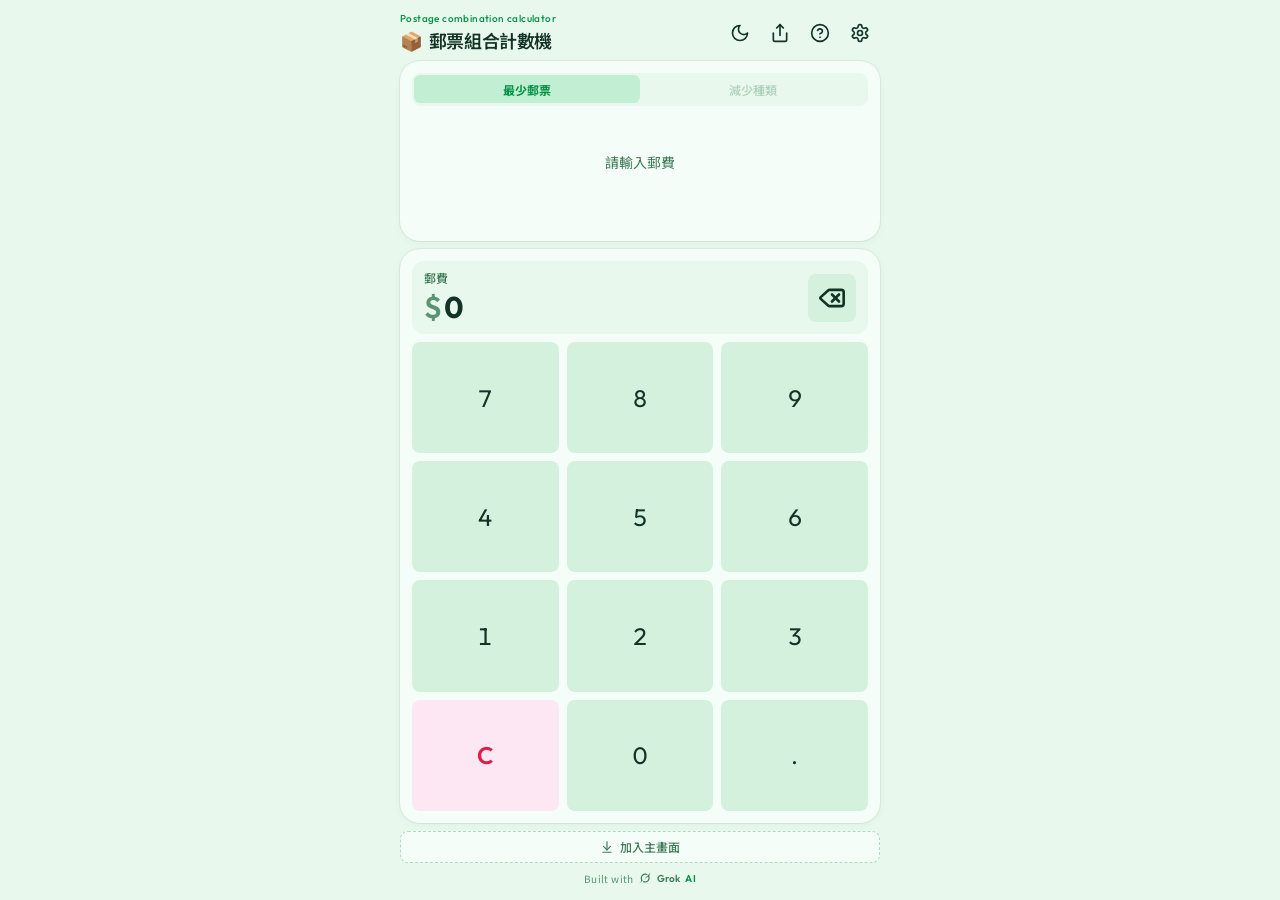
<file: .vercel/output/static/app.html>
<!DOCTYPE html>
<html lang="zh-Hant-HK">
<head>
  <meta charset="utf-8" />
  <meta name="viewport" content="width=device-width, initial-scale=1, viewport-fit=cover, interactive-widget=resizes-content" />
  <meta name="theme-color" content="#009247" />
  <meta name="mobile-web-app-capable" content="yes" />
  <meta name="apple-mobile-web-app-capable" content="yes" />
  <meta name="apple-mobile-web-app-title" content="郵票計數機" />
  <meta name="apple-mobile-web-app-status-bar-style" content="default" />
  <title>郵票組合計數機</title>
  <script>try{if(localStorage.getItem("stamp-calc-theme")==="dark"){document.documentElement.classList.add("dark");document.documentElement.style.colorScheme="dark"}var s=JSON.parse(localStorage.getItem("stamp-calc-v2")||"{}");if(s.mode==="types")document.documentElement.classList.add("types")}catch(e){}
  window.addEventListener("beforeinstallprompt",function(e){e.preventDefault();window.__pwaDeferred=e;});
  if("serviceWorker"in navigator){navigator.serviceWorker.register(new URL("sw.js",document.baseURI).href).catch(function(){});}
  (function(){function editable(t){return t&&t.closest&&t.closest("input,textarea,[contenteditable=true]");}function block(e){if(!editable(e.target))e.preventDefault();}document.addEventListener("selectstart",block);document.addEventListener("copy",block);document.addEventListener("cut",block);document.addEventListener("contextmenu",block);})();</script>
  <link rel="manifest" href="manifest.webmanifest" />
  <link rel="apple-touch-icon" href="apple-touch-icon.png" />
  <link rel="icon" type="image/png" sizes="32x32" href="favicon-32.png" />
  <link rel="icon" type="image/png" sizes="192x192" href="icon-192.png" />
  <link rel="icon" type="image/svg+xml" href="favicon.svg" />
  <link rel="preconnect" href="https://fonts.googleapis.com" />
  <link rel="preconnect" href="https://fonts.gstatic.com" crossorigin />
  <link href="https://fonts.googleapis.com/css2?family=Noto+Sans+HK:wght@400;500;600;700&family=Outfit:wght@500;600;700&display=swap" rel="stylesheet" />
  <style>
    :root {
      --bg: #e8f8ed;
      --surface: #f4fdf7;
      --surface-2: #d4f1de;
      --ink: #123326;
      --muted: #3d7a57;
      --subtle: #5b9472;
      --primary: #009247;
      --primary-fg: #f4fdf7;
      --primary-soft: #c2efd3;
      --border: #addcbe;
      --shadow: 0 0 0 1px rgb(21 36 28 / 0.06), 0 1px 2px -1px rgb(21 36 28 / 0.06), 0 2px 8px rgb(21 36 28 / 0.04);
      --ease: cubic-bezier(0.22, 1, 0.36, 1);
      --sans: "Noto Sans HK", "PingFang HK", "Noto Sans TC", ui-sans-serif, system-ui, sans-serif;
      --display: "Outfit", "Noto Sans HK", "PingFang HK", ui-sans-serif, sans-serif;
    }
    html.dark {
      color-scheme: dark;
      --bg: #121a16;
      --surface: #1b2620;
      --surface-2: #25332c;
      --ink: #e8f0ea;
      --muted: #9aada2;
      --subtle: #7d9086;
      --primary: #5dca9a;
      --primary-fg: #102018;
      --primary-soft: #1e3a2e;
      --border: #33463c;
      --shadow: 0 0 0 1px rgb(232 240 234 / 0.08), 0 1px 2px -1px rgb(0 0 0 / 0.45), 0 2px 10px rgb(0 0 0 / 0.28);
    }
    html.types {
      --bg: #f4eef9;
      --surface: #fbf7fd;
      --surface-2: #ead9f6;
      --ink: #2b1740;
      --muted: #734d8f;
      --subtle: #8d68a6;
      --primary: #7c3aed;
      --primary-fg: #fbf7fd;
      --primary-soft: #e9d5ff;
      --border: #d3b6ea;
      --shadow: 0 0 0 1px rgb(43 23 64 / 0.06), 0 1px 2px -1px rgb(43 23 64 / 0.06), 0 2px 8px rgb(43 23 64 / 0.04);
    }
    html.dark.types {
      --bg: #16111c;
      --surface: #22182b;
      --surface-2: #32243f;
      --ink: #f3e9fb;
      --muted: #b89ac8;
      --subtle: #9678a8;
      --primary: #c4a0ff;
      --primary-fg: #1a1224;
      --primary-soft: #3a2750;
      --border: #4a3560;
      --shadow: 0 0 0 1px rgb(243 233 251 / 0.08), 0 1px 2px -1px rgb(0 0 0 / 0.45), 0 2px 10px rgb(0 0 0 / 0.28);
    }
    html.crisis {
      --bg: #f0e2df;
      --surface: #f7ebe9;
      --surface-2: #e8cfc9;
      --ink: #4a1815;
      --muted: #9a4a44;
      --subtle: #b06a64;
      --primary: #c62828;
      --primary-fg: #fff6f5;
      --primary-soft: #f3c8c3;
      --border: #d9ada7;
      --shadow: 0 0 0 1px rgb(90 24 20 / 0.08), 0 1px 2px -1px rgb(90 24 20 / 0.1), 0 2px 8px rgb(90 24 20 / 0.08);
    }
    html.dark.crisis {
      --bg: #1a1010;
      --surface: #261616;
      --surface-2: #351c1c;
      --ink: #f3d6d3;
      --muted: #c48b86;
      --subtle: #a56f6a;
      --primary: #ef6b68;
      --primary-fg: #2a1010;
      --primary-soft: #4a2220;
      --border: #5c3030;
      --shadow: 0 0 0 1px rgb(243 214 211 / 0.08), 0 1px 2px -1px rgb(0 0 0 / 0.5), 0 2px 10px rgb(0 0 0 / 0.35);
    }
    html.crisis body::before {
      content: ""; pointer-events: none; position: fixed; inset: 0; z-index: 5;
      background:
        repeating-linear-gradient(-18deg, transparent 0 13px, rgb(70 16 12 / 0.05) 13px 14px),
        radial-gradient(ellipse at 50% 115%, rgb(90 20 16 / 0.22), transparent 58%),
        radial-gradient(ellipse at 50% -15%, rgb(40 10 8 / 0.14), transparent 48%);
      mix-blend-mode: multiply;
    }
    html.dark.crisis body::before { mix-blend-mode: overlay; opacity: 0.65; }
    html.crisis .stamp-face { filter: grayscale(0.55) sepia(0.28) saturate(0.5); opacity: 0.7; }
    * { box-sizing: border-box; }
    html, body { margin: 0; height: 100svh; max-height: 100svh; background: var(--bg); color: var(--ink); font-family: var(--sans); accent-color: var(--primary); forced-color-adjust: none; -webkit-font-smoothing: antialiased; -webkit-user-select: none; user-select: none; -webkit-touch-callout: none; -webkit-tap-highlight-color: transparent; }
    input, textarea { -webkit-user-select: text; user-select: text; -webkit-touch-callout: default; }
    button, [role="button"] { cursor: pointer; font-family: inherit; }
    button:disabled { cursor: default; }
    a { color: inherit; text-decoration: none; }
    .wrap { width: min(32rem, 100%); height: 100svh; max-height: 100svh; margin: 0 auto; padding: 0.75rem 1rem max(0.75rem, env(safe-area-inset-bottom)); display: flex; flex-direction: column; gap: 0.5rem; overflow: hidden; isolation: isolate; }
    .wrap.settings, .wrap.about { overflow: hidden; padding-bottom: 0; }
    .page-body { flex: 1 1 0; min-height: 0; overflow: auto; padding-bottom: 2rem; -webkit-overflow-scrolling: touch; }
    .wrap.settings .top, .wrap.about .top { z-index: 10; background: var(--bg); }
    .wrap.about .top { background: color-mix(in oklab, var(--primary) 22%, var(--bg)); }
    .wrap.about { gap: 0.5rem; padding: 1rem 1.25rem 0; background: linear-gradient(180deg, color-mix(in oklab, var(--primary) 22%, var(--bg)) 0%, var(--bg) 42%); }
    .wrap.about .page-body { padding-bottom: 2.5rem; }
    .wrap.about .top { gap: 0.5rem; }
    .wrap.about .top h1 { margin: 0; font-size: 1rem; }
    .custom-pad { margin-top: 1rem; }
    .custom-amount-row { display: flex; align-items: stretch; gap: 0.5rem; }
    .custom-amount { flex: 1 1 auto; min-width: 0; height: 2.75rem; display: flex; align-items: center; padding: 0 0.75rem; border-radius: 0.5rem; background: var(--bg); font-family: var(--display); font-size: 1.5rem; font-weight: 600; font-variant-numeric: tabular-nums; }
    .custom-amount .sym { margin-right: 0.2rem; color: var(--subtle); font-weight: 500; }
    .custom-back { flex: 0 0 auto; width: 2.75rem; height: 2.75rem; display: inline-flex; align-items: center; justify-content: center; border: 0; border-radius: 0.5rem; background: var(--bg); color: var(--ink); }
    .custom-back:hover { background: var(--border); }
    .custom-amount-row .btn.secondary { flex: 0 0 auto; height: 2.75rem; white-space: nowrap; }
    .mini-keys { margin-top: 0.5rem; display: grid; grid-template-columns: repeat(3, 1fr); gap: 0.5rem; }
    .mini-keys button { height: 2.75rem; border: 0; border-radius: 0.5rem; background: var(--bg); color: var(--ink); font-family: var(--display); font-size: 1.25rem; font-variant-numeric: tabular-nums; touch-action: manipulation; }
    .mini-keys button:hover { background: var(--border); }
    .mini-keys .clear { background: #fce7f3; color: #e11d48; font-weight: 600; }
    .mini-keys .clear:hover { background: #fbcfe8; }
    html.dark .mini-keys .clear { color: #f9a8d4; background: #4a2c36; }
    html.dark .mini-keys .clear:hover { background: #5c3844; }
    .top { display: flex; align-items: center; justify-content: space-between; gap: 0.75rem; flex-shrink: 0; }
    .top > h1 { flex: 1; margin: 0; }
    .brand { min-width: 0; }
    .card.roomy { padding: 1.25rem; }
    .amount-copy { flex: 1; min-width: 0; }
    .mark { margin: 0; font-family: var(--display); font-size: 0.625rem; font-weight: 500; letter-spacing: 0.04em; color: var(--primary); }
    h1 { margin: 0.125rem 0 0; display: flex; align-items: center; gap: 0.375rem; font-size: 1.125rem; font-weight: 600; letter-spacing: -0.02em; color: var(--ink); }
    h1 .title-pack { font-size: 1.15rem; line-height: 1; flex: 0 0 auto; }
    .icon-btn { flex: 0 0 auto; width: 2.5rem; height: 2.5rem; display: inline-flex; align-items: center; justify-content: center; border: 0; border-radius: 0.5rem; background: transparent; color: var(--ink); }
    .icon-btn:hover { background: var(--surface-2); }
    .icon-row { display: flex; align-items: center; flex: 0 0 auto; }
    .icon-sun { display: none; }
    html.dark .icon-sun { display: block; }
    html.dark .icon-moon { display: none; }
    .card { background: var(--surface); border-radius: 1.25rem; padding: 0.75rem; box-shadow: var(--shadow); }
    .combo { height: 6rem; display: flex; align-items: center; justify-content: flex-start; overflow: hidden; isolation: isolate; }
    .combo p { margin: 0; padding: 0 1rem; width: 100%; text-align: center; font-size: 0.875rem; color: var(--muted); }
    .miss-combo { display: flex; flex-direction: column; align-items: center; justify-content: center; gap: 0.15rem; padding: 0.1rem 0.5rem; width: 100%; }
    .miss-combo p { padding: 0; }
    .miss-combo .hint { font-size: 0.75rem; color: var(--subtle); }
    .miss-combo .go { margin-top: 0.3rem; height: 1.75rem; padding: 0 0.85rem; border: 0; border-radius: 999px; background: var(--primary); color: var(--primary-fg); font: inherit; font-size: 0.75rem; font-weight: 600; }
    .miss-combo .go:hover { opacity: 0.9; }
    .closed-combo { display: flex; flex-direction: column; align-items: center; justify-content: center; gap: 0.15rem; color: var(--primary); width: 100%; }
    .closed-combo svg { width: 2.5rem; height: 2.5rem; }
    .closed-combo p { padding: 0; color: var(--primary); font-weight: 700; }
    .closed-combo .sub { font-size: 0.75rem; font-weight: 600; }
    .closed-panel { display: none; flex: 1; min-height: 0; flex-direction: column; align-items: center; justify-content: center; gap: 0.25rem; text-align: center; padding: 0.5rem; }
    .closed-hand { width: 4rem; height: 4rem; margin: 0; color: var(--primary); display: block; }
    .closed-title { margin: 0; color: var(--primary); font-size: 1.125rem; font-weight: 700; }
    .closed-hint { margin: 0; color: var(--muted); font-size: 0.75rem; }
    .closed-go { margin-top: 0.5rem; height: 2.75rem; padding: 0 1.1rem; border: 0; border-radius: 0.5rem; background: var(--primary); color: var(--primary-fg); font: inherit; font-size: 0.875rem; font-weight: 600; }
    .closed-go:hover { opacity: 0.9; }
    .pad.locked .amount-row, .pad.locked .keys { display: none; }
    .pad.locked .closed-panel { display: flex; }
    .combo-stats { margin: 0.15rem 0 0; min-height: 1rem; padding: 0 0.25rem; text-align: left; font-size: 0.75rem; color: var(--muted); }
    .mode-switch { display: flex; margin: 0 0 0.5rem; padding: 0.15rem; border-radius: 0.55rem; background: var(--bg); isolation: isolate; forced-color-adjust: none; }
    .mode-switch button { flex: 1; height: 1.75rem; border: 0; border-radius: 0.4rem; background: transparent; color: var(--subtle); font: inherit; font-size: 0.75rem; font-weight: 500; opacity: 0.4; white-space: nowrap; -webkit-appearance: none; appearance: none; }
    .mode-switch button.mode-on { background: var(--primary-soft); color: var(--primary); font-weight: 700; opacity: 1; box-shadow: none; }
    .cluster { display: flex; align-items: center; justify-content: flex-start; gap: 0.25rem; width: max-content; flex-shrink: 0; padding: 0.25rem; transform-origin: left center; }
    .combo-block { flex-shrink: 0; }
    .pad { flex: 1 1 0; min-height: 0; display: flex; flex-direction: column; overflow: hidden; }
    .amount-row { display: flex; align-items: center; gap: 0.5rem; background: var(--bg); border-radius: 0.75rem; padding: 0.5rem 0.75rem; flex-shrink: 0; }
    .amount-row .label { margin: 0; font-size: 0.75rem; font-weight: 500; color: var(--muted); }
    .amount-row .value { margin: 0.125rem 0 0; font-family: var(--display); font-size: 1.875rem; font-weight: 600; font-variant-numeric: tabular-nums; letter-spacing: -0.02em; overflow: hidden; text-overflow: ellipsis; white-space: nowrap; }
    .amount-row .value span { margin-right: 0.25rem; color: var(--subtle); }
    .back-btn { width: 3rem; height: 3rem; display: inline-flex; align-items: center; justify-content: center; border: 0; border-radius: 0.5rem; background: var(--surface-2); color: var(--ink); flex: 0 0 auto; touch-action: manipulation; }
    .back-btn svg { width: 1.75rem; height: 1.75rem; display: block; }
    .back-btn:hover { background: var(--border); }
    .keys { margin-top: 0.5rem; display: grid; grid-template-columns: repeat(3, 1fr); grid-template-rows: repeat(4, minmax(0, 1fr)); gap: 0.5rem; flex: 1 1 auto; min-height: 0; }
    .keys button { height: 100%; min-height: 0; border: 0; border-radius: 0.5rem; background: var(--surface-2); color: var(--ink); font-family: var(--display); font-size: 1.5rem; font-variant-numeric: tabular-nums; touch-action: manipulation; }
    .keys button:hover { background: var(--border); }
    .keys .clear { background: #fce7f3; color: #e11d48; font-weight: 600; }
    .keys .clear:hover { background: #fbcfe8; }
    html.dark .keys .clear { color: #f9a8d4; background: #4a2c36; }
    html.dark .keys .clear:hover { background: #5c3844; }
    .keys button, .back-btn, .grid button, .mini-keys button, .custom-back { transform-origin: center; transition: transform 80ms cubic-bezier(0.22, 1, 0.36, 1), filter 80ms cubic-bezier(0.22, 1, 0.36, 1), background-color 150ms; }
    .keys button:active, .keys button.is-down, .back-btn:active, .back-btn.is-down, .grid button:active, .grid button.is-down, .mini-keys button:active, .mini-keys button.is-down, .custom-back:active, .custom-back.is-down { transform: scale(0.93); filter: brightness(0.96); }
    .keys button.is-press, .back-btn.is-press, .grid button.is-press, .mini-keys button.is-press, .custom-back.is-press { animation: tap-press-pop 180ms cubic-bezier(0.22, 1, 0.36, 1); }
    @keyframes tap-press-pop { from { transform: scale(0.93); } to { transform: scale(1); } }
    .head-row { display: flex; flex-wrap: nowrap; align-items: flex-start; justify-content: space-between; gap: 0.75rem; }
    .head-row > div { min-width: 0; flex: 1; }
    .head-row .btn { flex-shrink: 0; }
    h2 { margin: 0; font-size: 1.25rem; font-weight: 600; }
    .about-hero { display: block; text-align: center; overflow: visible; background: none; padding: 0; border-radius: 0; }
    .hero-stage { width: min(17.5rem, 100%); margin: 0 auto; }
    .hero-stage svg { width: 100%; height: auto; display: block; overflow: visible; }
    .about-hero h2 { margin-top: 0.75rem; font-size: 1.65rem; font-weight: 700; letter-spacing: -0.02em; }
    .about-kicker { display: flex; align-items: center; justify-content: center; gap: 0.6rem; margin: 0.625rem 0 0; font-family: var(--display); font-size: 0.625rem; font-weight: 600; letter-spacing: 0.14em; color: var(--primary); }
    .about-kicker i { display: block; width: 1.75rem; height: 1px; background: color-mix(in oklab, var(--primary) 45%, transparent); }
    .about-section { padding: 0; }
    .about-h { display: flex; align-items: center; gap: 0.625rem; margin: 0; font-size: 1.0625rem; font-weight: 700; letter-spacing: -0.01em; }
    .about-h::before { content: ""; width: 3px; height: 1rem; border-radius: 999px; background: var(--primary); flex-shrink: 0; }
    .about-copy { margin: 0.75rem 0 0; font-size: 0.9375rem; line-height: 1.85; color: var(--muted); }
    .about-logic { margin-top: 1rem; border-radius: 1rem; background: var(--surface); box-shadow: var(--shadow); overflow: hidden; }
    .logic-row { display: flex; align-items: flex-start; gap: 0.875rem; padding: 1.05rem 1rem; }
    .logic-row .emo { width: 2rem; flex-shrink: 0; text-align: center; font-size: 1.15rem; line-height: 1.75rem; }
    .logic-row .ttl { margin: 0; font-size: 0.95rem; font-weight: 600; line-height: 1.75rem; }
    .logic-row .ttl.stamps { color: #009247; }
    .logic-row .ttl.types { color: #7c3aed; }
    .logic-row p { margin: 0.25rem 0 0; font-size: 0.875rem; line-height: 1.75; color: var(--muted); }
    .logic-row + .logic-row { border-top: 1px solid color-mix(in oklab, var(--border) 80%, transparent); }
    .feat-list { margin: 1rem 0 0; padding: 0; list-style: none; display: flex; flex-direction: column; gap: 0.75rem; }
    .feat-list li { display: flex; align-items: flex-start; gap: 0.875rem; padding: 1rem; border-radius: 1rem; background: var(--surface); box-shadow: var(--shadow); border: 1px solid color-mix(in oklab, var(--border) 80%, transparent); }
    .feat-list .emo { width: 2rem; flex-shrink: 0; text-align: center; font-size: 1.25rem; line-height: 1.75rem; }
    .feat-list b { display: block; font-size: 0.95rem; line-height: 1.35; }
    .feat-list span { display: block; margin-top: 0.25rem; font-size: 0.875rem; line-height: 1.75; color: var(--muted); }
    .about-end { display: flex; flex-direction: column; align-items: center; gap: 0.85rem; padding: 0.5rem 0 1.5rem; text-align: center; }
    .about-powered a { display: inline-flex; align-items: center; gap: 0.55rem; padding: 0.35rem 0.6rem 0.35rem 0.35rem; border-radius: 999px; background: var(--surface); box-shadow: var(--shadow); color: var(--ink); text-decoration: none; }
    .about-powered .mark { width: 1.75rem; height: 1.75rem; display: inline-flex; align-items: center; justify-content: center; border-radius: 999px; background: color-mix(in oklab, var(--primary) 12%, var(--surface)); color: var(--primary); }
    .about-powered svg { width: 0.9rem; height: 0.9rem; }
    .about-powered .built { font-size: 0.625rem; font-weight: 600; letter-spacing: 0.16em; color: var(--subtle); }
    .about-powered .name { font-family: var(--display); font-size: 0.95rem; font-weight: 600; letter-spacing: -0.02em; }
    .about-powered .ai { display: inline-block; margin-left: 0.15rem; padding: 0.1rem 0.4rem; border-radius: 0.35rem; background: color-mix(in oklab, var(--primary) 12%, var(--surface)); color: var(--primary); font-family: var(--display); font-size: 0.625rem; font-weight: 700; letter-spacing: 0.06em; }
    .about-quote { margin: 0; max-width: 22rem; padding: 0 0.25rem; font-size: 0.875rem; line-height: 1.85; color: var(--subtle); font-style: normal; }
    .about-cta { display: flex; width: 100%; gap: 0.75rem; margin-top: 0.25rem; }
    .about-cta button, .about-cta a { flex: 1; height: 3rem; display: inline-flex; align-items: center; justify-content: center; gap: 0.4rem; border: 0; border-radius: 999px; font: inherit; font-size: 0.875rem; font-weight: 600; }
    .about-cta .share { background: var(--surface-2); color: var(--ink); }
    .about-cta .home { background: var(--primary); color: var(--primary-fg); }
    .hint { margin: 0.25rem 0 0; font-size: 0.875rem; color: var(--muted); }
    .actions { display: flex; gap: 0.5rem; }
    .btn { display: inline-flex; align-items: center; justify-content: center; gap: 0.5rem; height: 2.25rem; padding: 0 0.75rem; border: 1px solid var(--border); border-radius: 0.5rem; font-size: 0.875rem; font-weight: 500; background: var(--surface); color: var(--ink); box-shadow: var(--shadow); }
    .btn svg { width: 1rem; height: 1rem; flex-shrink: 0; }
    .btn:hover { background: var(--surface-2); }
    .btn.ghost { box-shadow: none; }
    .btn.secondary { height: 2.75rem; padding: 0 1rem; background: var(--surface-2); box-shadow: none; }
    .grid { margin-top: 1rem; display: grid; grid-template-columns: repeat(4, 1fr); gap: 0.5rem; }
    .grid button { border: 0; background: transparent; padding: 0; touch-action: manipulation; border-radius: 0.25rem; overflow: visible; position: relative; }
    #extra-grid { gap: 0.75rem; overflow: visible; }
    .grid { margin-top: 1rem; display: grid; grid-template-columns: repeat(4, 1fr); gap: 0.5rem; }
    .stamp { position: relative; width: 5rem; }
    .stamp.pad { padding: 0.9rem 0.9rem 0 0; }
    .grid .stamp { width: 100%; padding: 0; }
    .stamp-face {
      --stamp-hue: 152;
      --paper: oklch(0.93 0.09 var(--stamp-hue));
      --ink-s: oklch(0.36 0.13 var(--stamp-hue));
      --hole: var(--surface);
      --sparkle: 0deg;
      --pitch: 8px;
      --tooth: 2.35px;
      position: relative; isolation: isolate; display: flex; height: 4rem; align-items: center; justify-content: center;
      overflow: hidden; padding: 0 0.35rem; color: var(--ink-s); background: var(--paper); box-sizing: border-box;
      -webkit-mask-image:
        radial-gradient(circle at 50% 0, #0000 var(--tooth), #000 calc(var(--tooth) + 0.45px)),
        radial-gradient(circle at 50% 100%, #0000 var(--tooth), #000 calc(var(--tooth) + 0.45px)),
        radial-gradient(circle at 0 50%, #0000 var(--tooth), #000 calc(var(--tooth) + 0.45px)),
        radial-gradient(circle at 100% 50%, #0000 var(--tooth), #000 calc(var(--tooth) + 0.45px));
      -webkit-mask-size: var(--pitch) 100%, var(--pitch) 100%, 100% var(--pitch), 100% var(--pitch);
      -webkit-mask-position: 50% 0, 50% 0, 0 50%, 0 50%;
      -webkit-mask-repeat: repeat-x, repeat-x, repeat-y, repeat-y;
      -webkit-mask-composite: source-in, source-in, source-in;
      mask-image:
        radial-gradient(circle at 50% 0, #0000 var(--tooth), #000 calc(var(--tooth) + 0.45px)),
        radial-gradient(circle at 50% 100%, #0000 var(--tooth), #000 calc(var(--tooth) + 0.45px)),
        radial-gradient(circle at 0 50%, #0000 var(--tooth), #000 calc(var(--tooth) + 0.45px)),
        radial-gradient(circle at 100% 50%, #0000 var(--tooth), #000 calc(var(--tooth) + 0.45px));
      mask-size: var(--pitch) 100%, var(--pitch) 100%, 100% var(--pitch), 100% var(--pitch);
      mask-position: 50% 0, 50% 0, 0 50%, 0 50%;
      mask-repeat: repeat-x, repeat-x, repeat-y, repeat-y;
      mask-composite: intersect;
    }
    .stamp-face.sm { height: 3.5rem; padding: 0 0.2rem; }
    .stamp-face.xs { height: 2.5rem; padding: 0 0.15rem; }
    .stamp-face.xs span { font-size: 0.875rem; }
    .stamp.xs { width: 3.5rem; }
    .stock { display: none; width: 100%; padding: 0.5rem 0.75rem; border: 0; text-align: left; font: inherit; color: inherit; cursor: pointer; overflow-x: hidden; overflow-y: visible; flex-shrink: 0; }
    .stock.show { display: block; }
    .stock-row { display: flex; align-items: center; min-width: 0; height: 1.25rem; overflow: hidden; flex-shrink: 0; font-size: 0.875rem; font-weight: 500; line-height: 1.25rem; white-space: nowrap; }
    .stock-row + .stock-row { margin-top: 0.125rem; }
    .stock-row.oos { color: #dc2626; }
    .stock-row.custom { color: #2563eb; }
    html.dark .stock-row.oos { color: #f87171; }
    html.dark .stock-row.custom { color: #93c5fd; }
    .stock-label { flex: 0 0 auto; }
    .stock-marquee { flex: 1 1 auto; min-width: 0; height: 1.25rem; overflow: hidden; white-space: nowrap; line-height: 1.25rem; }
    .stock-marquee:has(.marquee-track) { -webkit-mask-image: linear-gradient(to right, #000 70%, transparent 100%); mask-image: linear-gradient(to right, #000 70%, transparent 100%); }
    .stock-marquee-inner { display: inline-flex; width: max-content; }
    .stock-marquee-inner span { flex-shrink: 0; }
    .marquee-track { animation: stock-marquee linear infinite; }
    @keyframes stock-marquee { from { transform: translateX(0); } to { transform: translateX(-50%); } }
    .stamp-face.off { opacity: 0.38; filter: grayscale(0.8); }
    .oos-tag {
      position: absolute; top: 0.2rem; right: -0.2rem; z-index: 12;
      padding: 0.18rem 0.4rem; border-radius: 0.2rem; background: #dc2626; color: #fff;
      font-family: var(--sans); font-size: 0.625rem; font-weight: 700; letter-spacing: 0.06em; line-height: 1;
      white-space: nowrap; transform: rotate(28deg); box-shadow: 0 1px 3px rgb(127 29 29 / 0.35); pointer-events: none;
    }
    .stamp.xs .oos-tag { top: 0.05rem; right: -0.25rem; font-size: 0.5rem; padding: 0.12rem 0.28rem; }
    .stamp-face[data-tone="0"] { --stamp-hue: 18; } .stamp-face[data-tone="1"] { --stamp-hue: 40; }
    .stamp-face[data-tone="2"] { --stamp-hue: 62; } .stamp-face[data-tone="3"] { --stamp-hue: 85; }
    .stamp-face[data-tone="4"] { --stamp-hue: 108; } .stamp-face[data-tone="5"] { --stamp-hue: 130; }
    .stamp-face[data-tone="6"] { --stamp-hue: 152; } .stamp-face[data-tone="7"] { --stamp-hue: 175; }
    .stamp-face[data-tone="8"] { --stamp-hue: 198; } .stamp-face[data-tone="9"] { --stamp-hue: 220; }
    .stamp-face[data-tone="10"] { --stamp-hue: 242; } .stamp-face[data-tone="11"] { --stamp-hue: 265; }
    .stamp-face[data-tone="12"] { --stamp-hue: 288; } .stamp-face[data-tone="13"] { --stamp-hue: 310; }
    .stamp-face[data-tone="14"] { --stamp-hue: 332; } .stamp-face[data-tone="15"] { --stamp-hue: 355; }
    .stamp-face.custom {
      --paper: oklch(0.88 0.13 var(--stamp-hue));
      color: #1d4ed8;
      background-color: var(--paper);
      background-image:
        linear-gradient(118deg, rgb(255 255 255 / 0.22) 0%, transparent 36%, rgb(255 255 255 / 0.08) 52%, transparent 78%, rgb(255 255 255 / 0.14) 100%),
        repeating-linear-gradient(118deg, oklch(0.9 0.12 var(--stamp-hue)) 0 12px, oklch(0.91 0.08 calc(var(--stamp-hue) + 48)) 12px 24px, oklch(0.89 0.1 calc(var(--stamp-hue) + 96)) 24px 36px, oklch(0.9 0.12 var(--stamp-hue)) 36px 48px);
    }
    .stamp-face.custom span {
      text-shadow: 0 0 5px #fff, 0 0 1px #fff;
    }
    .stamp-face span { position: relative; z-index: 1; font-family: var(--display); font-weight: 600; font-variant-numeric: tabular-nums; letter-spacing: -0.02em; line-height: 1; font-size: 1.25rem; }
    .stamp-face.sm span { font-size: 1.125rem; }
    .stamp-face::before { display: none; }
    .stamp-face::after {
      content: ""; position: absolute; inset: 6px; pointer-events: none;
      border: 1px solid color-mix(in oklab, var(--ink-s) 38%, transparent);
    }
    @property --stamp-hue { syntax: "<number>"; inherits: false; initial-value: 152; }
    @property --sparkle { syntax: "<angle>"; inherits: false; initial-value: 0deg; }
    html.dark .stamp-face {
      --paper: oklch(0.42 0.09 var(--stamp-hue));
      --ink-s: oklch(0.9 0.08 var(--stamp-hue));
    }
    html.dark .stamp-face.custom {
      --paper: oklch(0.38 0.11 var(--stamp-hue));
      color: #93c5fd;
      background-image:
        linear-gradient(118deg, rgb(255 255 255 / 0.1) 0%, transparent 36%, rgb(255 255 255 / 0.05) 52%, transparent 78%, rgb(255 255 255 / 0.08) 100%),
        repeating-linear-gradient(118deg, oklch(0.4 0.1 var(--stamp-hue)) 0 12px, oklch(0.42 0.07 calc(var(--stamp-hue) + 48)) 12px 24px, oklch(0.38 0.09 calc(var(--stamp-hue) + 96)) 24px 36px, oklch(0.4 0.1 var(--stamp-hue)) 36px 48px);
    }
    html.dark .stamp-face.custom span {
      text-shadow: 0 0 5px rgb(15 23 42 / 0.7), 0 0 1px rgb(15 23 42 / 0.5);
    }
    .stamp-face.custom::after {
      inset: 6px; border: 0; padding: 1px;
      background: conic-gradient(from var(--sparkle), #ff2d2d, #ff8a00, #ffd400, #3dff6e, #00d4ff, #4d6bff, #b44dff, #ff2d8a, #ff2d2d);
      box-shadow: none; mix-blend-mode: normal;
      -webkit-mask: linear-gradient(#fff 0 0) content-box, linear-gradient(#fff 0 0);
      -webkit-mask-composite: xor;
      mask: linear-gradient(#fff 0 0) content-box, linear-gradient(#fff 0 0);
      mask-composite: exclude;
      animation: stamp-rim-spin 1.15s linear infinite;
    }
    @keyframes stamp-rim-spin { to { --sparkle: 360deg; } }
    @keyframes stamp-holo-beam { from { background-position: 130% 0, 0 0; } to { background-position: -50% 0, 0 0; } }
    @keyframes stamp-holo-glow {
      from { box-shadow: 0 0 5px oklch(0.76 0.08 var(--stamp-hue) / 0.28); }
      to { box-shadow: 0 0 10px oklch(0.8 0.11 var(--stamp-hue) / 0.45); }
    }
    .badge {
      position: absolute; top: 0; right: 0; z-index: 2; min-width: 1.75rem; height: 1.75rem; padding: 0 0.375rem;
      display: flex; align-items: center; justify-content: center; border-radius: 999px; background: var(--primary); color: var(--primary-fg);
      font-family: var(--display); font-size: 0.75rem; font-weight: 600; font-variant-numeric: tabular-nums;
    }
    .badge.remove {
      top: -0.5rem; right: -0.5rem; left: auto;
      width: 1.15rem; min-width: 1.15rem; height: 1.15rem; padding: 0;
      background: #dc2626; color: #fff; font-size: 0.85rem; line-height: 1; font-weight: 700;
      box-shadow: 0 0 0 2px var(--surface);
    }
    .toast-host { pointer-events: none; position: fixed; inset: 1rem 1rem auto; z-index: 20; display: flex; justify-content: center; opacity: 0; transform: translateY(-0.5rem); transition: opacity 250ms var(--ease), transform 250ms var(--ease); }
    .toast-host.show { opacity: 1; transform: none; }
    .toast { display: flex; align-items: center; gap: 0.75rem; width: min(24rem, 100%); border-radius: 1rem; background: #fca5a5; color: #7f1d1d; padding: 0.9rem 1.25rem; box-shadow: var(--shadow); }
    .toast .bang { flex-shrink: 0; width: 1.5rem; height: 1.5rem; }
    .toast .msg { margin: 0; font-size: 1.125rem; font-weight: 600; }
    .hidden, [hidden] { display: none !important; }
    .install-btn { display: none; height: 2rem; border: 1px dashed var(--border); border-radius: 0.5rem; background: var(--surface); color: var(--muted); font: inherit; font-size: 0.75rem; font-weight: 500; box-shadow: none; align-items: center; justify-content: center; gap: 0.35rem; flex: 0 0 auto; }
    .install-btn.show { display: flex; }
    .install-btn:hover { background: var(--bg); color: var(--ink); }
    .install-btn:disabled { opacity: 0.7; }
    .credit { display: flex; align-items: center; justify-content: center; flex: 0 0 auto; padding-bottom: 0.15rem; }
    .credit a { display: inline-flex; align-items: center; gap: 0.35rem; color: var(--subtle); text-decoration: none; font-size: 0.625rem; letter-spacing: 0.04em; }
    .credit a:hover { color: var(--muted); }
    .credit svg { width: 0.75rem; height: 0.75rem; color: var(--muted); flex-shrink: 0; }
    .credit .grok { font-family: var(--display); font-weight: 600; letter-spacing: 0; color: var(--muted); }
    .credit .ai { font-family: var(--display); font-weight: 600; letter-spacing: 0.04em; color: var(--primary); }
    .install-sheet { pointer-events: none; position: fixed; inset: 1rem 1rem auto; z-index: 21; display: none; justify-content: center; }
    .install-sheet.show { display: flex; pointer-events: auto; }
    .install-card { position: relative; width: min(24rem, 100%); border-radius: 1rem; background: var(--surface); color: var(--ink); padding: 1rem 1.25rem; box-shadow: var(--shadow); }
    .install-card h3 { margin: 0 1.5rem 0 0; font-size: 1rem; font-weight: 600; }
    .install-card ol { margin: 0.5rem 0 0; padding-left: 1.25rem; font-size: 0.875rem; color: var(--muted); }
    .install-card li { margin: 0.25rem 0; }
    .install-close { position: absolute; top: 0.4rem; right: 0.4rem; width: 2rem; height: 2rem; border: 0; border-radius: 0.5rem; background: transparent; color: var(--muted); }
    @media (prefers-reduced-motion: reduce) {
      .stamp-face.custom, .stamp-face.custom::after { animation: none; }
      .toast-host { transition: none; }
      .marquee-track { animation: none; }
      .keys button, .back-btn, .grid button, .mini-keys button, .custom-back, .keys button:active, .keys button.is-down, .keys button.is-press, .back-btn:active, .back-btn.is-down, .back-btn.is-press, .grid button:active, .grid button.is-down, .grid button.is-press, .mini-keys button:active, .mini-keys button.is-down, .mini-keys button.is-press, .custom-back:active, .custom-back.is-down, .custom-back.is-press { transform: none !important; filter: none !important; animation: none !important; transition: none !important; }
    }
  </style>
</head>
<body>
  <main id="home" class="wrap">
    <header class="top">
      <div class="brand">
        <p class="mark">Postage combination calculator</p>
        <h1>
          <span class="title-pack" aria-hidden="true">📦</span>
          郵票組合計數機
        </h1>
      </div>
      <nav class="icon-row" aria-label="頁面">
        <button type="button" class="icon-btn" id="theme-btn" aria-label="切換至深色">
          <svg class="icon-moon" width="20" height="20" viewBox="0 0 24 24" fill="none" stroke="currentColor" stroke-width="2" stroke-linecap="round" stroke-linejoin="round" aria-hidden="true"><path d="M12 3a6 6 0 0 0 9 9 9 9 0 1 1-9-9Z"/></svg>
          <svg class="icon-sun" width="20" height="20" viewBox="0 0 24 24" fill="none" stroke="currentColor" stroke-width="2" stroke-linecap="round" stroke-linejoin="round" aria-hidden="true"><circle cx="12" cy="12" r="4"/><path d="M12 2v2"/><path d="M12 20v2"/><path d="m4.93 4.93 1.41 1.41"/><path d="m17.66 17.66 1.41 1.41"/><path d="M2 12h2"/><path d="M20 12h2"/><path d="m6.34 17.66-1.41 1.41"/><path d="m19.07 4.93-1.41 1.41"/></svg>
        </button>
        <button type="button" class="icon-btn" data-share aria-label="分享程式">
          <svg width="20" height="20" viewBox="0 0 24 24" fill="none" stroke="currentColor" stroke-width="2" stroke-linecap="round" stroke-linejoin="round" aria-hidden="true"><path d="M4 12v8a2 2 0 0 0 2 2h12a2 2 0 0 0 2-2v-8"/><polyline points="16 6 12 2 8 6"/><line x1="12" x2="12" y1="2" y2="15"/></svg>
        </button>
        <button type="button" class="icon-btn" data-go="about" aria-label="關於">
          <svg width="20" height="20" viewBox="0 0 24 24" fill="none" stroke="currentColor" stroke-width="2" stroke-linecap="round" stroke-linejoin="round" aria-hidden="true"><circle cx="12" cy="12" r="10"/><path d="M9.09 9a3 3 0 0 1 5.83 1c0 2-3 3-3 3"/><path d="M12 17h.01"/></svg>
        </button>
        <button type="button" class="icon-btn" data-go="settings" aria-label="設定">
          <svg width="20" height="20" viewBox="0 0 24 24" fill="none" stroke="currentColor" stroke-width="2" stroke-linecap="round" stroke-linejoin="round"><path d="M12.22 2h-.44a2 2 0 0 0-2 2v.18a2 2 0 0 1-1 1.73l-.43.25a2 2 0 0 1-2 0l-.15-.08a2 2 0 0 0-2.73.73l-.22.38a2 2 0 0 0 .73 2.73l.15.1a2 2 0 0 1 1 1.72v.51a2 2 0 0 1-1 1.74l-.15.09a2 2 0 0 0-.73 2.73l.22.38a2 2 0 0 0 2.73.73l.15-.08a2 2 0 0 1 2 0l.43.25a2 2 0 0 1 1 1.73V20a2 2 0 0 0 2 2h.44a2 2 0 0 0 2-2v-.18a2 2 0 0 1 1-1.73l.43-.25a2 2 0 0 1 2 0l.15.08a2 2 0 0 0 2.73-.73l.22-.39a2 2 0 0 0-.73-2.73l-.15-.08a2 2 0 0 1-1-1.74v-.5a2 2 0 0 1 1-1.74l.15-.09a2 2 0 0 0 .73-2.73l-.22-.38a2 2 0 0 0-2.73-.73l-.15.08a2 2 0 0 1-2 0l-.43-.25a2 2 0 0 1-1-1.73V4a2 2 0 0 0-2-2z"/><circle cx="12" cy="12" r="3"/></svg>
        </button>
      </nav>
    </header>
    <section class="combo-block" aria-label="郵票組合">
      <section class="card" aria-live="polite">
        <div class="mode-switch" role="group" aria-label="組合邏輯，現正最少郵票">
          <button type="button" class="mode-on" data-mode="stamps">最少郵票</button>
          <button type="button" data-mode="types">減少種類</button>
        </div>
        <div id="combo" class="combo"></div>
        <p id="combo-stats" class="combo-stats">&nbsp;</p>
      </section>
    </section>
    <button type="button" id="stock" class="card stock" data-go="settings" aria-label="設定郵票面值">
      <div id="stock-cluster"></div>
    </button>
    <section class="card pad" id="pad" aria-label="郵費鍵盤">
      <div class="amount-row">
        <div class="amount-copy">
          <p class="label">郵費</p>
          <p class="value"><span>$</span><b id="amount">0</b></p>
        </div>
        <button type="button" class="back-btn" data-key="back" aria-label="刪除一位">
          <svg viewBox="0 0 24 24" fill="none" stroke="currentColor" stroke-width="2.25" stroke-linecap="round" stroke-linejoin="round" aria-hidden="true">
            <path d="M10 5a2 2 0 0 0-1.344.519l-6.328 5.74a1 1 0 0 0 0 1.481l6.328 5.741A2 2 0 0 0 10 19h10a2 2 0 0 0 2-2V7a2 2 0 0 0-2-2z"/>
            <path d="m12 9 6 6"/>
            <path d="m18 9-6 6"/>
          </svg>
        </button>
      </div>
      <div class="keys" role="group" aria-label="數字鍵盤">
        <button type="button" data-key="7">7</button>
        <button type="button" data-key="8">8</button>
        <button type="button" data-key="9">9</button>
        <button type="button" data-key="4">4</button>
        <button type="button" data-key="5">5</button>
        <button type="button" data-key="6">6</button>
        <button type="button" data-key="1">1</button>
        <button type="button" data-key="2">2</button>
        <button type="button" data-key="3">3</button>
        <button type="button" class="clear" data-key="C">C</button>
        <button type="button" data-key="0">0</button>
        <button type="button" data-key=".">.</button>
      </div>
      <div id="closed-panel" class="closed-panel">
        <svg class="closed-hand" viewBox="0 0 24 24" fill="none" stroke="currentColor" stroke-width="2" stroke-linecap="round" stroke-linejoin="round" aria-hidden="true">
          <path d="M18 11V6a2 2 0 0 0-2-2 2 2 0 0 0-2 2"/>
          <path d="M14 10V4a2 2 0 0 0-2-2 2 2 0 0 0-2 2v2"/>
          <path d="M10 10.5V6a2 2 0 0 0-2-2 2 2 0 0 0-2 2v8"/>
          <path d="M18 8a2 2 0 1 1 4 0v6a8 8 0 0 1-8 8h-2c-2.8 0-4.5-.86-5.99-2.34l-3.6-3.6a2 2 0 0 1 2.83-2.82L7 15"/>
        </svg>
        <p class="closed-title">鍵盤已停用</p>
        <p class="closed-hint">請到設定檢查庫存</p>
        <button type="button" class="closed-go" data-go="settings">前往設定</button>
      </div>
    </section>
    <button type="button" id="install-btn" class="install-btn">
      <svg width="14" height="14" viewBox="0 0 24 24" fill="none" stroke="currentColor" stroke-width="2" stroke-linecap="round" stroke-linejoin="round" aria-hidden="true"><path d="M12 17V3"/><path d="m6 11 6 6 6-6"/><path d="M19 21H5"/></svg>
      加入主畫面
    </button>
    <footer class="credit">
      <a href="https://grok.com" target="_blank" rel="noreferrer">
        <span>Built with</span>
        <svg viewBox="0 0 12 11.5714" aria-hidden="true">
          <path fill="currentColor" d="M4.63453 7.42767L8.62395 4.46607C8.81953 4.32088 9.09907 4.37752 9.19225 4.60303C9.68274 5.79241 9.46361 7.22172 8.48776 8.20308C7.5119 9.18444 6.15411 9.39966 4.91305 8.9095L3.5573 9.54074C5.50184 10.8774 7.86313 10.5468 9.33868 9.0619C10.5091 7.88488 10.8716 6.28051 10.5326 4.8337L10.5357 4.83679C10.0442 2.71136 10.6565 1.86181 11.9109 0.124601C11.9406 0.0834107 11.9703 0.0422202 12 0L10.3493 1.65998V1.65483L4.6335 7.4287"/>
          <path fill="currentColor" d="M3.81125 8.14747C2.41556 6.80672 2.6562 4.73175 3.84709 3.53517C4.72771 2.64958 6.17049 2.28813 7.42999 2.81949L8.78266 2.19133C8.53895 2.01421 8.22664 1.82371 7.86825 1.68984C6.24832 1.01946 4.3089 1.35311 2.99206 2.67635C1.7254 3.95016 1.32708 5.90877 2.01109 7.58007C2.52206 8.82917 1.68444 9.71271 0.840686 10.6045C0.541684 10.9206 0.241659 11.2368 0 11.5714L3.81022 8.1485"/>
        </svg>
        <span class="grok">Grok</span>
        <span class="ai">AI</span>
      </a>
    </footer>
  </main>

  <main id="settings" class="wrap settings hidden" hidden aria-hidden="true">
    <header class="top">
      <button type="button" class="icon-btn" data-go="home" aria-label="返回計數機">
        <svg width="20" height="20" viewBox="0 0 24 24" fill="none" stroke="currentColor" stroke-width="2" stroke-linecap="round" stroke-linejoin="round"><path d="m12 19-7-7 7-7"/><path d="M19 12H5"/></svg>
      </button>
      <h1>設定</h1>
    </header>
    <div class="page-body">
    <section class="card roomy">
      <div class="head-row">
        <div>
          <h2>通用郵票庫存</h2>
          <p class="hint">點擊以切換庫存狀態</p>
        </div>
        <button type="button" class="btn" id="reset">
          <svg viewBox="0 0 24 24" fill="none" stroke="currentColor" stroke-width="2" stroke-linecap="round" stroke-linejoin="round" aria-hidden="true"><path d="M3 12a9 9 0 1 0 9-9 9.75 9.75 0 0 0-6.74 2.74L3 8"/><path d="M3 3v5h5"/></svg>
          重設
        </button>
      </div>
      <div id="denom-grid" class="grid"></div>
    </section>
    <section class="card roomy">
      <div class="head-row">
        <div>
          <h2>自訂面值</h2>
          <p class="hint">加入自訂面值郵票或特別郵票</p>
        </div>
        <button type="button" class="btn" id="reset-extras">
          <svg viewBox="0 0 24 24" fill="none" stroke="currentColor" stroke-width="2" stroke-linecap="round" stroke-linejoin="round" aria-hidden="true"><path d="M3 12a9 9 0 1 0 9-9 9.75 9.75 0 0 0-6.74 2.74L3 8"/><path d="M3 3v5h5"/></svg>
          重設
        </button>
      </div>
      <div class="custom-pad">
        <div class="custom-amount-row">
          <div class="custom-amount" aria-live="polite"><span class="sym">$</span><span id="custom-amount">0</span></div>
          <button type="button" class="custom-back" data-custom-key="back" aria-label="刪除一位">
            <svg viewBox="0 0 24 24" fill="none" stroke="currentColor" stroke-width="2.25" stroke-linecap="round" stroke-linejoin="round" aria-hidden="true">
              <path d="M10 5a2 2 0 0 0-1.344.519l-6.328 5.74a1 1 0 0 0 0 1.481l6.328 5.741A2 2 0 0 0 10 19h10a2 2 0 0 0 2-2V7a2 2 0 0 0-2-2z"/>
              <path d="m12 9 6 6"/>
              <path d="m18 9-6 6"/>
            </svg>
          </button>
          <button type="button" class="btn secondary" data-add-custom>
            <svg viewBox="0 0 24 24" fill="none" stroke="currentColor" stroke-width="2" stroke-linecap="round" stroke-linejoin="round" aria-hidden="true"><path d="M5 12h14"/><path d="M12 5v14"/></svg>
            加入
          </button>
        </div>
        <div class="mini-keys">
          <button type="button" data-custom-key="7">7</button>
          <button type="button" data-custom-key="8">8</button>
          <button type="button" data-custom-key="9">9</button>
          <button type="button" data-custom-key="4">4</button>
          <button type="button" data-custom-key="5">5</button>
          <button type="button" data-custom-key="6">6</button>
          <button type="button" data-custom-key="1">1</button>
          <button type="button" data-custom-key="2">2</button>
          <button type="button" data-custom-key="3">3</button>
          <button type="button" class="clear" data-custom-key="C">C</button>
          <button type="button" data-custom-key="0">0</button>
          <button type="button" data-custom-key=".">.</button>
        </div>
      </div>
      <div id="extra-grid" class="grid"></div>
    </section>
    </div>
  </main>

  <main id="about" class="wrap about hidden" hidden aria-hidden="true">
    <header class="top">
      <button type="button" class="icon-btn" data-go="home" aria-label="返回計數機">
        <svg width="20" height="20" viewBox="0 0 24 24" fill="none" stroke="currentColor" stroke-width="2" stroke-linecap="round" stroke-linejoin="round"><path d="m12 19-7-7 7-7"/><path d="M19 12H5"/></svg>
      </button>
      <h1>關於</h1>
    </header>
    <div class="page-body">
    <section class="about-hero">
      <div class="hero-stage" aria-hidden="true">
        <svg viewBox="0 0 260 200">
          <defs>
            <linearGradient id="hero-coin" x1="0.2" y1="0" x2="0.85" y2="1">
              <stop offset="0%" stop-color="#fff4c2"/><stop offset="38%" stop-color="#f0c64a"/><stop offset="100%" stop-color="#c48416"/>
            </linearGradient>
            <radialGradient id="hero-coin-inner" cx="0.42" cy="0.38" r="0.7">
              <stop offset="0%" stop-color="#fff1a8"/><stop offset="70%" stop-color="#e8b031"/><stop offset="100%" stop-color="#c07a12"/>
            </radialGradient>
            <linearGradient id="hero-env" x1="0" y1="0" x2="0" y2="1">
              <stop offset="0%" stop-color="#ffffff"/><stop offset="100%" stop-color="#e7f3fb"/>
            </linearGradient>
            <linearGradient id="hero-flap" x1="0" y1="0" x2="0" y2="1">
              <stop offset="0%" stop-color="#f4faff"/><stop offset="100%" stop-color="#d5eaf7"/>
            </linearGradient>
            <filter id="hero-soft" x="-20%" y="-20%" width="140%" height="140%">
              <feDropShadow dx="0" dy="2.2" stdDeviation="2.2" flood-color="#1a3344" flood-opacity="0.2"/>
            </filter>
            <filter id="hero-coin-soft" x="-25%" y="-25%" width="150%" height="150%">
              <feDropShadow dx="0" dy="3" stdDeviation="2.6" flood-color="#8a5a00" flood-opacity="0.35"/>
            </filter>
            <mask id="hero-perf">
              <rect width="52" height="70" fill="#fff"/>
              <circle cx="3.4" cy="0" r="2.35" fill="#000"/><circle cx="3.4" cy="70" r="2.35" fill="#000"/><circle cx="10.0" cy="0" r="2.35" fill="#000"/><circle cx="10.0" cy="70" r="2.35" fill="#000"/><circle cx="16.6" cy="0" r="2.35" fill="#000"/><circle cx="16.6" cy="70" r="2.35" fill="#000"/><circle cx="23.2" cy="0" r="2.35" fill="#000"/><circle cx="23.2" cy="70" r="2.35" fill="#000"/><circle cx="29.8" cy="0" r="2.35" fill="#000"/><circle cx="29.8" cy="70" r="2.35" fill="#000"/><circle cx="36.4" cy="0" r="2.35" fill="#000"/><circle cx="36.4" cy="70" r="2.35" fill="#000"/><circle cx="43.0" cy="0" r="2.35" fill="#000"/><circle cx="43.0" cy="70" r="2.35" fill="#000"/><circle cx="49.6" cy="0" r="2.35" fill="#000"/><circle cx="49.6" cy="70" r="2.35" fill="#000"/><circle cx="0" cy="10.0" r="2.35" fill="#000"/><circle cx="52" cy="10.0" r="2.35" fill="#000"/><circle cx="0" cy="16.5" r="2.35" fill="#000"/><circle cx="52" cy="16.5" r="2.35" fill="#000"/><circle cx="0" cy="23.0" r="2.35" fill="#000"/><circle cx="52" cy="23.0" r="2.35" fill="#000"/><circle cx="0" cy="29.5" r="2.35" fill="#000"/><circle cx="52" cy="29.5" r="2.35" fill="#000"/><circle cx="0" cy="36.0" r="2.35" fill="#000"/><circle cx="52" cy="36.0" r="2.35" fill="#000"/><circle cx="0" cy="42.5" r="2.35" fill="#000"/><circle cx="52" cy="42.5" r="2.35" fill="#000"/><circle cx="0" cy="49.0" r="2.35" fill="#000"/><circle cx="52" cy="49.0" r="2.35" fill="#000"/><circle cx="0" cy="55.5" r="2.35" fill="#000"/><circle cx="52" cy="55.5" r="2.35" fill="#000"/><circle cx="0" cy="62.0" r="2.35" fill="#000"/><circle cx="52" cy="62.0" r="2.35" fill="#000"/>
            </mask>
          </defs>
          <path d="M28 22 L32 32 L22 28 Z" fill="#f5c542"/>
          <path d="M228 44 L234 50 L224 52 Z" fill="#f6d36a"/>
          <path d="M24 168 L30 172 L22 176 Z" fill="#e8b84a"/>
          <g transform="translate(6 92) rotate(-16 26 35)" filter="url(#hero-soft)">
            <svg width="52" height="70" overflow="visible">
              <g mask="url(#hero-perf)">
                <rect width="52" height="70" fill="#d7f0c6"/>
                <rect x="7" y="8" width="38" height="54" rx="1.4" fill="none" stroke="#2f6b28" stroke-width="1.15" opacity="0.55"/>
                <g transform="translate(26 26)" fill="#2f6b28" opacity="0.78">
                  <ellipse cx="0" cy="-5.4" rx="3.1" ry="5.6"/><ellipse cx="0" cy="-5.4" rx="3.1" ry="5.6" transform="rotate(72)"/><ellipse cx="0" cy="-5.4" rx="3.1" ry="5.6" transform="rotate(144)"/><ellipse cx="0" cy="-5.4" rx="3.1" ry="5.6" transform="rotate(216)"/><ellipse cx="0" cy="-5.4" rx="3.1" ry="5.6" transform="rotate(288)"/><circle r="2.1"/>
                </g>
                <text x="26" y="58" text-anchor="middle" font-size="12.5" font-weight="700" fill="#2f6b28" font-family="Outfit, 'Noto Sans HK', sans-serif">$2</text>
              </g>
            </svg>
          </g>
          <g transform="translate(168 22) rotate(10 26 35)" filter="url(#hero-soft)">
            <svg width="52" height="70" overflow="visible">
              <g mask="url(#hero-perf)">
                <rect width="52" height="70" fill="#f3d4ea"/>
                <rect x="7" y="8" width="38" height="54" rx="1.4" fill="none" stroke="#8a3060" stroke-width="1.15" opacity="0.55"/>
                <g transform="translate(26 26)" fill="#8a3060" opacity="0.78">
                  <ellipse cx="0" cy="-5.4" rx="3.1" ry="5.6"/><ellipse cx="0" cy="-5.4" rx="3.1" ry="5.6" transform="rotate(72)"/><ellipse cx="0" cy="-5.4" rx="3.1" ry="5.6" transform="rotate(144)"/><ellipse cx="0" cy="-5.4" rx="3.1" ry="5.6" transform="rotate(216)"/><ellipse cx="0" cy="-5.4" rx="3.1" ry="5.6" transform="rotate(288)"/><circle r="2.1"/>
                </g>
                <text x="26" y="58" text-anchor="middle" font-size="12.5" font-weight="700" fill="#8a3060" font-family="Outfit, 'Noto Sans HK', sans-serif">$10</text>
              </g>
            </svg>
          </g>
          <g transform="translate(198 78) rotate(18 26 35)" filter="url(#hero-soft)">
            <svg width="52" height="70" overflow="visible">
              <g mask="url(#hero-perf)">
                <rect width="52" height="70" fill="#ddd0f8"/>
                <rect x="7" y="8" width="38" height="54" rx="1.4" fill="none" stroke="#5a348f" stroke-width="1.15" opacity="0.55"/>
                <g transform="translate(26 26)" fill="#5a348f" opacity="0.78">
                  <ellipse cx="0" cy="-5.4" rx="3.1" ry="5.6"/><ellipse cx="0" cy="-5.4" rx="3.1" ry="5.6" transform="rotate(72)"/><ellipse cx="0" cy="-5.4" rx="3.1" ry="5.6" transform="rotate(144)"/><ellipse cx="0" cy="-5.4" rx="3.1" ry="5.6" transform="rotate(216)"/><ellipse cx="0" cy="-5.4" rx="3.1" ry="5.6" transform="rotate(288)"/><circle r="2.1"/>
                </g>
                <text x="26" y="58" text-anchor="middle" font-size="12.5" font-weight="700" fill="#5a348f" font-family="Outfit, 'Noto Sans HK', sans-serif">$5.5</text>
              </g>
            </svg>
          </g>
          <g filter="url(#hero-soft)">
            <path d="M62 86 L130 48 L198 86" fill="url(#hero-flap)" stroke="#5a9fd4" stroke-width="2.6" stroke-linejoin="round"/>
            <rect x="62" y="84" width="136" height="72" rx="5" fill="url(#hero-env)" stroke="#5a9fd4" stroke-width="2.6"/>
            <path d="M64 86 L130 128 L196 86" fill="none" stroke="#9cc5e0" stroke-width="1.7"/>
            <path d="M62 86 L62 156" stroke="#e85d4c" stroke-width="3.2"/>
            <path d="M198 86 L198 156" stroke="#3b82c4" stroke-width="3.2"/>
            <path d="M66 86 H92" stroke="#e85d4c" stroke-width="3" stroke-linecap="round"/>
            <path d="M96 86 H118" stroke="#3b82c4" stroke-width="3" stroke-linecap="round"/>
            <path d="M142 86 H164" stroke="#3b82c4" stroke-width="3" stroke-linecap="round"/>
            <path d="M168 86 H192" stroke="#e85d4c" stroke-width="3" stroke-linecap="round"/>
            <path d="M66 156 H92" stroke="#e85d4c" stroke-width="3" stroke-linecap="round"/>
            <path d="M96 156 H118" stroke="#3b82c4" stroke-width="3" stroke-linecap="round"/>
            <path d="M142 156 H164" stroke="#3b82c4" stroke-width="3" stroke-linecap="round"/>
            <path d="M168 156 H192" stroke="#e85d4c" stroke-width="3" stroke-linecap="round"/>
          </g>
          <g transform="translate(130 132)" filter="url(#hero-coin-soft)">
            <rect x="-1.15" y="-36.5" width="2.3" height="4.2" rx="0.6" fill="#d9a01c" transform="rotate(0)"/><rect x="-1.15" y="-36.5" width="2.3" height="4.2" rx="0.6" fill="#d9a01c" transform="rotate(12.86)"/><rect x="-1.15" y="-36.5" width="2.3" height="4.2" rx="0.6" fill="#d9a01c" transform="rotate(25.71)"/><rect x="-1.15" y="-36.5" width="2.3" height="4.2" rx="0.6" fill="#d9a01c" transform="rotate(38.57)"/><rect x="-1.15" y="-36.5" width="2.3" height="4.2" rx="0.6" fill="#d9a01c" transform="rotate(51.43)"/><rect x="-1.15" y="-36.5" width="2.3" height="4.2" rx="0.6" fill="#d9a01c" transform="rotate(64.29)"/><rect x="-1.15" y="-36.5" width="2.3" height="4.2" rx="0.6" fill="#d9a01c" transform="rotate(77.14)"/><rect x="-1.15" y="-36.5" width="2.3" height="4.2" rx="0.6" fill="#d9a01c" transform="rotate(90)"/><rect x="-1.15" y="-36.5" width="2.3" height="4.2" rx="0.6" fill="#d9a01c" transform="rotate(102.86)"/><rect x="-1.15" y="-36.5" width="2.3" height="4.2" rx="0.6" fill="#d9a01c" transform="rotate(115.71)"/><rect x="-1.15" y="-36.5" width="2.3" height="4.2" rx="0.6" fill="#d9a01c" transform="rotate(128.57)"/><rect x="-1.15" y="-36.5" width="2.3" height="4.2" rx="0.6" fill="#d9a01c" transform="rotate(141.43)"/><rect x="-1.15" y="-36.5" width="2.3" height="4.2" rx="0.6" fill="#d9a01c" transform="rotate(154.29)"/><rect x="-1.15" y="-36.5" width="2.3" height="4.2" rx="0.6" fill="#d9a01c" transform="rotate(167.14)"/><rect x="-1.15" y="-36.5" width="2.3" height="4.2" rx="0.6" fill="#d9a01c" transform="rotate(180)"/><rect x="-1.15" y="-36.5" width="2.3" height="4.2" rx="0.6" fill="#d9a01c" transform="rotate(192.86)"/><rect x="-1.15" y="-36.5" width="2.3" height="4.2" rx="0.6" fill="#d9a01c" transform="rotate(205.71)"/><rect x="-1.15" y="-36.5" width="2.3" height="4.2" rx="0.6" fill="#d9a01c" transform="rotate(218.57)"/><rect x="-1.15" y="-36.5" width="2.3" height="4.2" rx="0.6" fill="#d9a01c" transform="rotate(231.43)"/><rect x="-1.15" y="-36.5" width="2.3" height="4.2" rx="0.6" fill="#d9a01c" transform="rotate(244.29)"/><rect x="-1.15" y="-36.5" width="2.3" height="4.2" rx="0.6" fill="#d9a01c" transform="rotate(257.14)"/><rect x="-1.15" y="-36.5" width="2.3" height="4.2" rx="0.6" fill="#d9a01c" transform="rotate(270)"/><rect x="-1.15" y="-36.5" width="2.3" height="4.2" rx="0.6" fill="#d9a01c" transform="rotate(282.86)"/><rect x="-1.15" y="-36.5" width="2.3" height="4.2" rx="0.6" fill="#d9a01c" transform="rotate(295.71)"/><rect x="-1.15" y="-36.5" width="2.3" height="4.2" rx="0.6" fill="#d9a01c" transform="rotate(308.57)"/><rect x="-1.15" y="-36.5" width="2.3" height="4.2" rx="0.6" fill="#d9a01c" transform="rotate(321.43)"/><rect x="-1.15" y="-36.5" width="2.3" height="4.2" rx="0.6" fill="#d9a01c" transform="rotate(334.29)"/><rect x="-1.15" y="-36.5" width="2.3" height="4.2" rx="0.6" fill="#d9a01c" transform="rotate(347.14)"/>
            <circle r="33" fill="url(#hero-coin)" stroke="#f8e7a0" stroke-width="1.4"/>
            <circle r="26.5" fill="none" stroke="#a56b12" stroke-width="1.15" opacity="0.55"/>
            <circle r="24.5" fill="url(#hero-coin-inner)"/>
            <text text-anchor="middle" y="10" font-size="28" font-weight="700" fill="#7a4a08" font-family="Outfit, 'Noto Sans HK', sans-serif">$</text>
            <ellipse cx="-9" cy="-10" rx="8" ry="5" fill="#fff" opacity="0.28"/>
          </g>
        </svg>
      </div>
      <h2>郵票組合計數機</h2>
      <p class="about-kicker"><i></i>POSTAGE COMBINATION CALCULATOR<i></i></p>
    </section>
    <section class="about-section">
      <h2 class="about-h">關於本程式</h2>
      <p class="about-copy">這是一個郵票組合的智能計算工具。當您手邊有多種不同面值的郵票，卻不知道如何組合成目標郵費時，本程式能即時為您運算最理想的貼法：金額必須剛好相符，不多不少。</p>
    </section>
    <section class="about-section">
      <h2 class="about-h">計算邏輯與演算法</h2>
      <div class="about-logic">
        <div class="logic-row">
          <span class="emo">🔢</span>
          <div>
            <p class="ttl stamps">最少郵票</p>
            <p>優先尋找「最少郵票總數」的方案，節省信封空間。</p>
          </div>
        </div>
        <div class="logic-row">
          <span class="emo">💲</span>
          <div>
            <p class="ttl types">減少種類</p>
            <p>每少一種面值，容許枚數最多多一倍，以便一次撕下同款郵票。</p>
          </div>
        </div>
      </div>
      <p class="about-copy">組合必須剛好等於目標郵費。同枚數時會優先整數面值，例如 $3 用 $2+$1，而不是 $2.8+$0.2。</p>
    </section>
    <section class="about-section">
      <h2 class="about-h">核心功能</h2>
      <ul class="feat-list">
        <li><span class="emo">✨</span><div><b>自訂面值</b><span>支援紀念郵票、特別版郵票，上限 $50。</span></div></li>
        <li><span class="emo">📦</span><div><b>庫存管理</b><span>可隨時將缺貨的通用郵票標示為缺貨，組合僅計算有貨面值。</span></div></li>
        <li><span class="emo">🌐</span><div><b>離線使用</b><span>採用 PWA 技術，沒有網絡也能照常運算。</span></div></li>
        <li><span class="emo">🌙</span><div><b>深色模式</b><span>支援淺色／深色主題，呵護雙眼。</span></div></li>
      </ul>
    </section>
    <footer class="about-end">
      <div class="about-powered">
        <a href="https://grok.com" target="_blank" rel="noreferrer">
          <span class="mark">
            <svg viewBox="0 0 12 11.5714" aria-hidden="true">
              <path fill="currentColor" d="M4.63453 7.42767L8.62395 4.46607C8.81953 4.32088 9.09907 4.37752 9.19225 4.60303C9.68274 5.79241 9.46361 7.22172 8.48776 8.20308C7.5119 9.18444 6.15411 9.39966 4.91305 8.9095L3.5573 9.54074C5.50184 10.8774 7.86313 10.5468 9.33868 9.0619C10.5091 7.88488 10.8716 6.28051 10.5326 4.8337L10.5357 4.83679C10.0442 2.71136 10.6565 1.86181 11.9109 0.124601C11.9406 0.0834107 11.9703 0.0422202 12 0L10.3493 1.65998V1.65483L4.6335 7.4287"/>
              <path fill="currentColor" d="M3.81125 8.14747C2.41556 6.80672 2.6562 4.73175 3.84709 3.53517C4.72771 2.64958 6.17049 2.28813 7.42999 2.81949L8.78266 2.19133C8.53895 2.01421 8.22664 1.82371 7.86825 1.68984C6.24832 1.01946 4.3089 1.35311 2.99206 2.67635C1.7254 3.95016 1.32708 5.90877 2.01109 7.58007C2.52206 8.82917 1.68444 9.71271 0.840686 10.6045C0.541684 10.9206 0.241659 11.2368 0 11.5714L3.81022 8.1485"/>
            </svg>
          </span>
          <span class="built">BUILT WITH</span>
          <span class="name">Grok</span>
          <span class="ai">AI</span>
        </a>
      </div>
      <p class="about-quote">本應用程式之介面及運算由Grok協助開發而成。</p>
      <div class="about-cta">
        <button type="button" class="share" id="share-app" data-share>
          <svg width="16" height="16" viewBox="0 0 24 24" fill="none" stroke="currentColor" stroke-width="2" stroke-linecap="round" stroke-linejoin="round" aria-hidden="true"><path d="M4 12v8a2 2 0 0 0 2 2h12a2 2 0 0 0 2-2v-8"/><polyline points="16 6 12 2 8 6"/><line x1="12" x2="12" y1="2" y2="15"/></svg>
          分享程式
        </button>
        <a class="home" href="#home" data-go="home">返回首頁</a>
      </div>
    </footer>
    </div>
  </main>

  <div id="install-sheet" class="install-sheet">
    <div class="install-card" role="dialog" aria-label="加入主畫面">
      <button type="button" class="install-close" id="install-close" aria-label="關閉">×</button>
      <h3>加入主畫面，即可如應用程式般使用</h3>
      <ol id="install-steps"></ol>
    </div>
  </div>

  <div id="toast" class="toast-host" aria-hidden="true">
    <div class="toast" role="alert">
      <svg class="bang" viewBox="0 0 24 24" fill="none" stroke="currentColor" stroke-width="2.2" stroke-linecap="round" stroke-linejoin="round" aria-hidden="true"><circle cx="12" cy="12" r="10"/><path d="M12 8v4"/><path d="M12 16h.01"/></svg>
      <p class="msg" id="toast-msg">&nbsp;</p>
    </div>
  </div>

  <script>
    const DEFAULT_DOLLARS = [0.1, 0.2, 0.5, 1, 2, 2.2, 2.8, 3.7, 4, 5, 5.4, 5.5, 10, 15.5, 20, 50];
    const DEFAULT_CENTS = DEFAULT_DOLLARS.map(dollarsToCents);
    const MAX_AMOUNT = 9999.9;
    const MAX_CUSTOM = 50;
    const MAX_LABEL = "$9999.9";
    const INF = 0x3f3f3f3f;
    const STORAGE_KEY = "stamp-calc-v2";

    function dollarsToCents(n) { return Math.round(n * 100); }
    function formatMoney(cents) {
      const sign = cents < 0 ? "-" : "";
      const value = (Math.abs(cents) / 100).toFixed(2).replace(/\.?0+$/, "");
      return sign + "$" + value;
    }
    function parseAmountToCents(input) {
      const cleaned = String(input).replace(/[$,\s]/g, "").trim();
      if (!cleaned) return null;
      const normalized = cleaned.endsWith(".") ? cleaned.slice(0, -1) : cleaned;
      if (!normalized || !/^\d+(\.\d)?$/.test(normalized)) return null;
      const n = Number(normalized);
      if (!Number.isFinite(n) || n < 0) return null;
      const cents = dollarsToCents(n);
      return cents > dollarsToCents(MAX_AMOUNT) ? null : cents;
    }
    function applyAmountKey(current, key) {
      let value = typeof current === "string" ? current : "";
      if (key === "clear") return { value: "", overLimit: false };
      if (key === "back") return { value: value.slice(0, -1), overLimit: false };
      if (key === ".") {
        if (!value) return { value: "0.", overLimit: false };
        if (value.includes(".")) return { value, overLimit: false };
        return { value: value + ".", overLimit: false };
      }
      if (!/^\d$/.test(key)) return { value, overLimit: false };
      if (!value || value === "0") return { value: key, overLimit: false };
      if (value.includes(".")) {
        const fraction = value.split(".")[1] || "";
        if (fraction.length >= 1) return { value, overLimit: false };
        const next = value + key;
        if (Number(next) > MAX_AMOUNT) return { value, overLimit: true };
        return { value: next, overLimit: false };
      }
      if (value.length >= 4) return { value, overLimit: true };
      return { value: value + key, overLimit: false };
    }
    function applyCustomKey(current, key) {
      let value = typeof current === "string" ? current : "";
      if (key === "clear") return { value: "", overLimit: false };
      if (key === "back") return { value: value.slice(0, -1), overLimit: false };
      if (key === ".") {
        if (!value) return { value: "0.", overLimit: false };
        if (value.includes(".")) return { value, overLimit: false };
        return { value: value + ".", overLimit: false };
      }
      if (!/^\d$/.test(key)) return { value, overLimit: false };
      if (!value || value === "0") return { value: key, overLimit: false };
      if (value.includes(".")) {
        const fraction = value.split(".")[1] || "";
        if (fraction.length >= 1) return { value, overLimit: false };
        const next = value + key;
        if (Number(next) > MAX_CUSTOM) return { value, overLimit: true };
        return { value: next, overLimit: false };
      }
      const next = value + key;
      if (Number(next) > MAX_CUSTOM) return { value, overLimit: true };
      return { value: next, overLimit: false };
    }
    function sanitizeCustomDenom(raw) {
      const stripped = String(raw || "").replace(/[$,\s]/g, "");
      if (!stripped) return { value: "", overLimit: false };
      let intPart = "";
      let frac = null;
      for (const ch of stripped) {
        if (ch === ".") {
          if (frac !== null) continue;
          frac = "";
          continue;
        }
        if (ch < "0" || ch > "9") continue;
        if (frac !== null) {
          if (frac.length >= 1) continue;
          frac += ch;
        } else if (intPart === "0") intPart = ch;
        else intPart += ch;
      }
      if (!intPart && frac !== null) intPart = "0";
      let value = frac !== null ? `${intPart}.${frac}` : intPart;
      let overLimit = false;
      const numeric = (text) => Number(text.endsWith(".") ? text.slice(0, -1) : text);
      while (value && Number.isFinite(numeric(value)) && numeric(value) > MAX_CUSTOM) {
        overLimit = true;
        value = value.slice(0, -1);
      }
      return { value, overLimit };
    }
    function parseCustomDenomToCents(input) {
      const cents = parseAmountToCents(input);
      if (cents === null || cents === 0 || cents > dollarsToCents(MAX_CUSTOM)) return null;
      return cents;
    }
    function bitCount(n) {
      let bits = n >>> 0, count = 0;
      while (bits) { bits &= bits - 1; count += 1; }
      return count;
    }
    function comboFromLines(amount, parts) {
      const lines = parts.filter((line) => line.count > 0).sort((a, b) => b.cents - a.cents);
      return { lines, stampCount: lines.reduce((n, line) => n + line.count, 0), totalCents: amount };
    }
    function wholeCount(combo) {
      return combo.lines.reduce((n, line) => n + (line.cents % 100 === 0 ? line.count : 0), 0);
    }
    function betterTypesCombo(a, b) {
      if (a.lines.length !== b.lines.length) return a.lines.length < b.lines.length;
      if (a.stampCount !== b.stampCount) return a.stampCount < b.stampCount;
      const wa = wholeCount(a), wb = wholeCount(b);
      if (wa !== wb) return wa > wb;
      for (let i = 0; i < a.lines.length; i++) {
        if (a.lines[i].cents !== b.lines[i].cents) return a.lines[i].cents > b.lines[i].cents;
        if (a.lines[i].count !== b.lines[i].count) return a.lines[i].count > b.lines[i].count;
      }
      return false;
    }
    function typesStampCap(minStamps, defaultTypes, comboTypes) {
      const saved = defaultTypes - comboTypes;
      if (saved < 0) return 0;
      return minStamps * (1 + saved);
    }
    function solveTypes(target, denoms, minStamps, defaultTypes) {
      let best = null;
      const take = (parts) => {
        const combo = comboFromLines(target, parts);
        const cap = typesStampCap(minStamps, defaultTypes, combo.lines.length);
        if (combo.stampCount < 1 || combo.stampCount > cap) return;
        if (!best || betterTypesCombo(combo, best)) best = combo;
      };
      const cap1 = typesStampCap(minStamps, defaultTypes, 1);
      if (cap1 >= 1) {
        for (const denom of denoms) {
          if (target % denom !== 0) continue;
          take([{ cents: denom, count: target / denom }]);
        }
        if (best) return best;
      }
      const cap2 = typesStampCap(minStamps, defaultTypes, 2);
      if (cap2 >= 2) {
        for (let i = 0; i < denoms.length; i++) {
          const a = denoms[i];
          for (let j = i + 1; j < denoms.length; j++) {
            const b = denoms[j];
            const maxX = Math.min(cap2 - 1, Math.floor(target / a));
            for (let x = 1; x <= maxX; x++) {
              const rest = target - x * a;
              if (rest % b !== 0) continue;
              const y = rest / b;
              if (y < 1 || x + y > cap2) continue;
              take([{ cents: a, count: x }, { cents: b, count: y }]);
            }
          }
        }
        if (best) return best;
      }
      const cap3 = typesStampCap(minStamps, defaultTypes, 3);
      if (cap3 >= 3) {
        for (let i = 0; i < denoms.length; i++) {
          const a = denoms[i];
          for (let j = i + 1; j < denoms.length; j++) {
            const b = denoms[j];
            for (let k = j + 1; k < denoms.length; k++) {
              const c = denoms[k];
              const maxX = Math.min(cap3 - 2, Math.floor(target / a));
              for (let x = 1; x <= maxX; x++) {
                const rem = target - x * a;
                const maxY = Math.min(cap3 - 1 - x, Math.floor(rem / b));
                for (let y = 1; y <= maxY; y++) {
                  const rest = rem - y * b;
                  if (rest <= 0 || rest % c !== 0) continue;
                  const z = rest / c;
                  if (z < 1 || x + y + z > cap3) continue;
                  take([{ cents: a, count: x }, { cents: b, count: y }, { cents: c, count: z }]);
                }
              }
            }
          }
        }
      }
      return best;
    }
    function solve(targetCents, denomCents, mode) {
      const denoms = [...new Set(denomCents.filter((d) => Number.isInteger(d) && d > 0))].sort((a, b) => b - a);
      if (targetCents <= 0 || denoms.length === 0) return null;
      const bits = denoms.map((_, i) => (i < 31 ? 1 << i : 0));
      const dp = new Int32Array(targetCents + 1);
      dp.fill(INF);
      dp[0] = 0;
      for (let amount = 0; amount <= targetCents; amount++) {
        const current = dp[amount];
        if (current === INF) continue;
        for (let i = 0; i < denoms.length; i++) {
          const next = amount + denoms[i];
          if (next > targetCents) continue;
          const candidate = current + 1;
          if (candidate < dp[next]) dp[next] = candidate;
        }
      }
      if (dp[targetCents] === INF) return null;
      const minStamps = dp[targetCents];
      const cap = minStamps;
      const stamps = new Int32Array(targetCents + 1);
      const kinds = new Int32Array(targetCents + 1);
      const wholes = new Int32Array(targetCents + 1);
      const parent = new Int32Array(targetCents + 1);
      const used = new Int32Array(targetCents + 1);
      const mask = new Uint32Array(targetCents + 1);
      stamps.fill(INF);
      kinds.fill(INF);
      stamps[0] = 0;
      kinds[0] = 0;
      for (let amount = 0; amount <= targetCents; amount++) {
        if (kinds[amount] === INF) continue;
        const currentStamps = stamps[amount];
        if (currentStamps >= cap) continue;
        const currentMask = mask[amount];
        const currentWholes = wholes[amount];
        for (let i = 0; i < denoms.length; i++) {
          const denom = denoms[i];
          const next = amount + denom;
          if (next > targetCents) continue;
          const nextStamps = currentStamps + 1;
          if (nextStamps > cap) continue;
          if (dp[next] !== nextStamps) continue;
          const nextMask = currentMask | bits[i];
          const nextKinds = bitCount(nextMask);
          const nextWholes = currentWholes + (denom % 100 === 0 ? 1 : 0);
          const better =
            nextKinds < kinds[next] ||
            (nextKinds === kinds[next] && nextStamps < stamps[next]) ||
            (nextKinds === kinds[next] && nextStamps === stamps[next] && nextWholes > wholes[next]) ||
            (nextKinds === kinds[next] && nextStamps === stamps[next] && nextWholes === wholes[next] && denom > used[next]);
          if (!better) continue;
          kinds[next] = nextKinds;
          stamps[next] = nextStamps;
          wholes[next] = nextWholes;
          parent[next] = amount;
          used[next] = denom;
          mask[next] = nextMask;
        }
      }
      const counts = new Map();
      let cursor = targetCents, stampCount = 0;
      while (cursor > 0) {
        const denom = used[cursor];
        counts.set(denom, (counts.get(denom) || 0) + 1);
        stampCount += 1;
        cursor = parent[cursor];
      }
      const lines = [...counts.entries()].sort((a, b) => b[0] - a[0]).map(([cents, count]) => ({ cents, count }));
      const minCombo = { lines, stampCount, totalCents: targetCents };
      if (mode === "types") {
        const typed = solveTypes(targetCents, denoms, minCombo.stampCount, minCombo.lines.length);
        if (typed && typed.lines.length < minCombo.lines.length) return typed;
      }
      return minCombo;
    }

    function loadSaved() {
      try {
        const parsed = JSON.parse(localStorage.getItem(STORAGE_KEY) || "");
        let amount = "";
        if (typeof parsed.amount === "string") {
          for (const ch of parsed.amount) {
            if (ch >= "0" && ch <= "9") {
              const next = applyAmountKey(amount, ch);
              if (next.overLimit) { amount = next.value; break; }
              amount = next.value;
            } else if (ch === ".") amount = applyAmountKey(amount, ".").value;
          }
        }
        return {
          amount,
          enabled: Array.isArray(parsed.enabled) ? parsed.enabled.filter(Number.isInteger) : [...DEFAULT_CENTS],
          extras: Array.isArray(parsed.extras) ? parsed.extras.filter((n) => Number.isInteger(n) && n > 0 && n <= dollarsToCents(MAX_CUSTOM)) : [],
          mode: parsed.mode === "types" ? "types" : "stamps",
        };
      } catch {
        return { amount: "", enabled: [...DEFAULT_CENTS], extras: [], mode: "stamps" };
      }
    }
    function save() {
      localStorage.setItem(STORAGE_KEY, JSON.stringify({ amount, enabled, extras, mode }));
    }

    const saved = loadSaved();
    let amount = saved.amount;
    let enabled = saved.enabled;
    let extras = saved.extras;
    let customAmount = "";
    let mode = saved.mode;
    let lastPress = 0;
    let toastTimer = 0;
    let comboScale = 1;
    const TAP_SLOP = 12;
    let tapOrigin = null;

    const homeEl = document.getElementById("home");
    const settingsEl = document.getElementById("settings");
    const aboutEl = document.getElementById("about");
    const amountEl = document.getElementById("amount");
    const comboEl = document.getElementById("combo");
    const denomGrid = document.getElementById("denom-grid");
    const extraGrid = document.getElementById("extra-grid");
    const toastEl = document.getElementById("toast");
    const toastMsg = document.getElementById("toast-msg");

    function pageFromHash() {
      const hash = location.hash.replace("#", "");
      return hash === "settings" || hash === "about" ? hash : "home";
    }
    function showPage(name) {
      if (name !== "home" && name !== "settings" && name !== "about") name = "home";
      [["home", homeEl], ["settings", settingsEl], ["about", aboutEl]].forEach(function (pair) {
        const on = name === pair[0];
        pair[1].classList.toggle("hidden", !on);
        pair[1].toggleAttribute("hidden", !on);
        pair[1].setAttribute("aria-hidden", on ? "false" : "true");
      });
      location.hash = name === "home" ? "" : name;
      if (name === "settings") renderSettings();
      if (name === "home") renderHome();
    }
    function showToast(message) {
      toastMsg.textContent = message;
      toastEl.classList.add("show");
      toastEl.setAttribute("aria-hidden", "false");
      window.clearTimeout(toastTimer);
      toastTimer = window.setTimeout(() => {
        toastEl.classList.remove("show");
        toastEl.setAttribute("aria-hidden", "true");
      }, 1800);
    }
    function stampHTML(cents, opts) {
      const { count = 1, size = "md", off = false } = opts || {};
      const known = DEFAULT_CENTS.indexOf(cents);
      const custom = known < 0;
      const tone = known >= 0 ? known : 0;
      const hue = custom ? ((Math.imul(cents, 137) >>> 0) % 360) : tone;
      const badge = count > 1
        ? `<span class="badge">×${count}</span>`
        : opts && opts.remove
          ? `<span class="badge remove" aria-hidden="true">−</span>`
          : "";
      const oos = off ? `<span class="oos-tag" aria-hidden="true">缺貨</span>` : "";
      return `<div class="stamp${size === "xs" ? " xs" : ""}${count > 1 || size === "md" ? " pad" : ""}"><div class="stamp-face ${size === "sm" ? "sm" : ""} ${size === "xs" ? "xs" : ""} ${off ? "off" : ""} ${custom ? "custom" : ""}" data-tone="${tone}" style="${custom ? `--stamp-hue:${hue}` : ""}"><span>${formatMoney(cents)}</span></div>${oos}${badge}</div>`;
    }
    function pool() {
      return [...new Set([...enabled, ...extras])].sort((a, b) => a - b);
    }
    function renderCombo() {
      const statsEl = document.getElementById("combo-stats");
      const clearStats = () => { statsEl.textContent = "\u00a0"; };
      if (pool().length === 0) {
        comboEl.innerHTML = `<div class="closed-combo"><svg viewBox="0 0 24 24" fill="none" stroke="currentColor" stroke-width="2.5" stroke-linecap="round" aria-hidden="true"><path d="M18 6 6 18"/><path d="m6 6 12 12"/></svg><p>缺貨嚴重</p><p class="sub">郵政局已關閉</p></div>`;
        clearStats();
        return;
      }
      const target = parseAmountToCents(amount);
      if (!amount || amount === "0" || amount === "0.") {
        comboEl.innerHTML = `<p>請輸入郵費</p>`;
        clearStats();
        return;
      }
      if (target === null) {
        comboEl.innerHTML = `<p>繼續輸入金額…</p>`;
        clearStats();
        return;
      }
      const combo = target === 0 ? null : solve(target, pool(), mode);
      if (!combo) {
        comboEl.innerHTML = `<div class="miss-combo"><p>無法組成此金額</p><p class="hint">請檢查庫存狀況</p><button type="button" class="go" data-go="settings">進入設定</button></div>`;
        clearStats();
        return;
      }
      comboEl.innerHTML = `<div class="cluster">${combo.lines.map((line) => stampHTML(line.cents, { count: line.count })).join("")}</div>`;
      statsEl.textContent = `郵票${combo.stampCount}枚\u3000面值${combo.lines.length}種`;
      fitCombo();
    }
    function fitCombo() {
      const cluster = comboEl.querySelector(".cluster");
      if (!cluster) return;
      const next = Math.min(1, comboEl.clientWidth / cluster.offsetWidth, comboEl.clientHeight / cluster.offsetHeight);
      comboScale = Number.isFinite(next) && next > 0 ? next : 1;
      cluster.style.transform = `scale(${comboScale})`;
    }
    function renderHome() {
      amountEl.textContent = amount || "0";
      const closed = pool().length === 0;
      document.getElementById("pad").classList.toggle("locked", closed);
      document.documentElement.classList.toggle("types", mode === "types");
      applyCrisis(closed);
      document.querySelectorAll("[data-mode]").forEach((btn) => {
        const on = btn.getAttribute("data-mode") === mode;
        btn.classList.toggle("mode-on", on);
      });
      const switchEl = document.querySelector(".mode-switch");
      if (switchEl) switchEl.setAttribute("aria-label", mode === "types" ? "組合邏輯，現正減少種類" : "組合邏輯，現正最少郵票");
      renderCombo();
      renderStock();
    }
    function applyCrisis(on) {
      document.documentElement.classList.toggle("crisis", on);
      syncThemeColor();
    }
    function syncThemeColor() {
      const dark = document.documentElement.classList.contains("dark");
      const crisis = document.documentElement.classList.contains("crisis");
      const meta = document.querySelector('meta[name="theme-color"]');
      const types = document.documentElement.classList.contains("types");
      if (!meta) return;
      meta.setAttribute("content", crisis ? (dark ? "#3a1212" : "#8b1e1e") : types ? (dark ? "#16111c" : "#7c3aed") : (dark ? "#121a16" : "#009247"));
    }
    function renderStock() {
      const stockEl = document.getElementById("stock");
      const cluster = document.getElementById("stock-cluster");
      const missing = DEFAULT_CENTS.filter((cents) => !enabled.includes(cents));
      if (!missing.length && !extras.length) {
        stockEl.classList.remove("show");
        cluster.innerHTML = "";
        return;
      }
      stockEl.classList.add("show");
      const bits = [];
      if (missing.length) {
        const amounts = missing.map(formatMoney).join("、");
        bits.push(`<div class="stock-row oos"><span class="stock-label">缺貨：</span><div class="stock-marquee"><div class="stock-marquee-inner"><span data-probe>${amounts}</span></div></div></div>`);
      }
      if (extras.length) {
        const amounts = extras.map(formatMoney).join("、");
        bits.push(`<div class="stock-row custom"><span class="stock-label">自訂：</span><div class="stock-marquee"><div class="stock-marquee-inner"><span data-probe>${amounts}</span></div></div></div>`);
      }
      cluster.innerHTML = bits.join("");
      requestAnimationFrame(() => {
        cluster.querySelectorAll(".stock-marquee").forEach((wrap) => {
          const inner = wrap.querySelector(".stock-marquee-inner");
          const probe = inner && inner.querySelector("[data-probe]");
          if (!inner || !probe) return;
          const width = probe.scrollWidth;
          if (width <= wrap.clientWidth + 1) return;
          const text = probe.textContent || "";
          inner.innerHTML = `<span data-probe>${text}、</span><span aria-hidden="true">${text}、</span>`;
          inner.classList.add("marquee-track");
          inner.style.animationDuration = Math.max(8, width / 36) + "s";
        });
      });
    }
    function renderSettings() {
      denomGrid.innerHTML = DEFAULT_CENTS.map((cents) => {
        const on = enabled.includes(cents);
        return `<button type="button" data-toggle="${cents}" aria-pressed="${on}" aria-label="${on ? formatMoney(cents) : formatMoney(cents) + " 缺貨"}">${stampHTML(cents, { size: "sm", off: !on })}</button>`;
      }).join("");
      extraGrid.innerHTML = extras.map((cents) => (
        `<button type="button" data-remove="${cents}" aria-label="移除 ${formatMoney(cents)}">${stampHTML(cents, { size: "sm", remove: true })}</button>`
      )).join("");
      extraGrid.style.display = extras.length ? "" : "none";
      applyCrisis(pool().length === 0);
    }
    function press(key) {
      if (pool().length === 0) return;
      const result = applyAmountKey(amount, key === "C" ? "clear" : key);
      if (result.overLimit) {
        showToast("上限為 " + MAX_LABEL);
        return;
      }
      amount = result.value;
      save();
      renderHome();
    }
    function renderCustomAmount() {
      const el = document.getElementById("custom-amount");
      if (el) el.textContent = customAmount || "0";
    }
    function pressCustom(key) {
      const result = applyCustomKey(customAmount, key === "C" ? "clear" : key);
      if (result.overLimit) showToast("上限為 $50");
      customAmount = result.value;
      renderCustomAmount();
    }
    function addCustom() {
      const cents = parseCustomDenomToCents(customAmount);
      if (cents === null) {
        showToast("請輸入有效面值，例如 2.4");
        return;
      }
      if (DEFAULT_CENTS.includes(cents) || extras.includes(cents)) {
        showToast("此面值已存在");
        if (!enabled.includes(cents) && DEFAULT_CENTS.includes(cents)) {
          enabled = [...enabled, cents].sort((a, b) => a - b);
          save();
          renderSettings();
        }
        return;
      }
      extras = [...extras, cents].sort((a, b) => a - b);
      customAmount = "";
      save();
      renderCustomAmount();
      renderSettings();
    }
    function activateTap(el) {
      if (el.hasAttribute("data-mode")) {
        mode = el.getAttribute("data-mode") === "types" ? "types" : "stamps";
        save();
        renderHome();
        return;
      }
      if (el.hasAttribute("data-go")) {
        showPage(el.getAttribute("data-go"));
        return;
      }
      if (el.hasAttribute("data-key")) {
        press(el.getAttribute("data-key"));
        return;
      }
      if (el.hasAttribute("data-custom-key")) {
        pressCustom(el.getAttribute("data-custom-key"));
        return;
      }
      if (el.hasAttribute("data-add-custom")) {
        addCustom();
        return;
      }
      if (el.hasAttribute("data-toggle")) {
        const cents = Number(el.getAttribute("data-toggle"));
        enabled = enabled.includes(cents) ? enabled.filter((c) => c !== cents) : [...enabled, cents].sort((a, b) => a - b);
        save();
        renderSettings();
        return;
      }
      if (el.hasAttribute("data-remove")) {
        extras = extras.filter((c) => c !== Number(el.getAttribute("data-remove")));
        save();
        renderSettings();
      }
    }
    const TAP_SEL = "[data-go], [data-key], [data-custom-key], [data-add-custom], [data-toggle], [data-remove], [data-mode]";
    function isPressable(el) {
      return el && (el.hasAttribute("data-key") || el.hasAttribute("data-custom-key") || el.hasAttribute("data-toggle") || el.hasAttribute("data-remove"));
    }
    function pulsePress(el) {
      if (!el) return;
      el.classList.remove("is-press");
      void el.offsetWidth;
      el.classList.add("is-press");
    }
    document.addEventListener("pointerdown", (event) => {
      if (event.pointerType === "mouse" && event.button !== 0) return;
      const el = event.target.closest(TAP_SEL);
      tapOrigin = el ? { x: event.clientX, y: event.clientY, id: event.pointerId, el } : null;
      if (isPressable(el)) el.classList.add("is-down");
    });
    document.addEventListener("pointerup", (event) => {
      const start = tapOrigin;
      tapOrigin = null;
      if (start && start.el) start.el.classList.remove("is-down");
      if (!start || start.id !== event.pointerId) return;
      if (event.pointerType === "mouse" && event.button !== 0) return;
      const dx = event.clientX - start.x;
      const dy = event.clientY - start.y;
      if (dx * dx + dy * dy > TAP_SLOP * TAP_SLOP) return;
      const end = event.target.closest(TAP_SEL);
      if (!end || end !== start.el) return;
      lastPress = Date.now();
      if (isPressable(start.el)) pulsePress(start.el);
      activateTap(start.el);
    });
    document.addEventListener("pointercancel", () => {
      if (tapOrigin && tapOrigin.el) tapOrigin.el.classList.remove("is-down");
      tapOrigin = null;
    });
    document.addEventListener("click", (event) => {
      if (Date.now() - lastPress < 400) return;
      const el = event.target.closest(TAP_SEL);
      if (!el) return;
      lastPress = Date.now();
      if (isPressable(el)) pulsePress(el);
      activateTap(el);
    });
    document.getElementById("reset").addEventListener("click", () => {
      enabled = [...DEFAULT_CENTS];
      save();
      renderSettings();
    });
    document.getElementById("reset-extras").addEventListener("click", () => {
      extras = [];
      save();
      renderSettings();
    });
    document.getElementById("theme-btn").addEventListener("click", () => {
      const dark = !document.documentElement.classList.contains("dark");
      document.documentElement.classList.toggle("dark", dark);
      document.documentElement.style.colorScheme = dark ? "dark" : "light";
      try { localStorage.setItem("stamp-calc-theme", dark ? "dark" : "light"); } catch (e) {}
      syncThemeColor();
      document.getElementById("theme-btn").setAttribute("aria-label", dark ? "切換至淺色" : "切換至深色");
    });
    (function syncThemeLabel() {
      const dark = document.documentElement.classList.contains("dark");
      document.getElementById("theme-btn").setAttribute("aria-label", dark ? "切換至淺色" : "切換至深色");
      syncThemeColor();
    })();
    window.addEventListener("keydown", (event) => {
      if (homeEl.classList.contains("hidden")) return;
      if (pool().length === 0) return;
      const target = event.target;
      if (target && (target.tagName === "INPUT" || target.tagName === "TEXTAREA")) return;
      if (event.key >= "0" && event.key <= "9") { event.preventDefault(); press(event.key); return; }
      if (event.key === "." || event.key === ",") { event.preventDefault(); press("."); return; }
      if (event.key === "Backspace") { event.preventDefault(); press("back"); return; }
      if (event.key === "Escape" || event.key === "Delete") { event.preventDefault(); press("clear"); }
    });
    window.addEventListener("hashchange", () => {
      showPage(pageFromHash());
    });
    window.addEventListener("resize", () => { fitCombo(); renderStock(); });
    (function setupInstall() {
      const btn = document.getElementById("install-btn");
      const sheet = document.getElementById("install-sheet");
      const steps = document.getElementById("install-steps");
      const title = sheet.querySelector("h3");
      const standalone = window.matchMedia("(display-mode: standalone)").matches || Boolean(window.navigator.standalone);
      if (standalone) return;
      btn.classList.add("show");
      const ios = /iPhone|iPad|iPod/i.test(navigator.userAgent) || (navigator.platform === "MacIntel" && navigator.maxTouchPoints > 1);
      function waitPrompt(ms) {
        if (window.__pwaDeferred) return Promise.resolve(window.__pwaDeferred);
        return new Promise(function (resolve) {
          var start = Date.now();
          var tick = setInterval(function () {
            if (window.__pwaDeferred) { clearInterval(tick); resolve(window.__pwaDeferred); }
            else if (Date.now() - start >= ms) { clearInterval(tick); resolve(null); }
          }, 80);
        });
      }
      btn.addEventListener("click", async function () {
        if (btn.disabled) return;
        if (ios) {
          title.textContent = "加入 iPhone 主畫面";
          steps.innerHTML = "<li>點選 Safari 底部的分享按鈕</li><li>選擇「加入主畫面」</li>";
          sheet.classList.add("show");
          return;
        }
        btn.disabled = true;
        btn.lastChild.textContent = " 安裝中…";
        const event = window.__pwaDeferred || await waitPrompt(document.readyState === "complete" ? 400 : 1800);
        if (event && event.prompt) {
          await event.prompt();
          const choice = await event.userChoice;
          window.__pwaDeferred = null;
          if (choice && choice.outcome === "accepted") btn.classList.remove("show");
          btn.disabled = false;
          btn.lastChild.textContent = " 加入主畫面";
          return;
        }
        btn.disabled = false;
        btn.lastChild.textContent = " 加入主畫面";
        title.textContent = "加入主畫面";
        steps.innerHTML = "<li>點選瀏覽器右上角選單</li><li>選擇「安裝應用程式」或「加入主畫面」</li>";
        sheet.classList.add("show");
      });
      document.getElementById("install-close").addEventListener("click", () => {
        sheet.classList.remove("show");
      });
      window.addEventListener("appinstalled", () => btn.classList.remove("show"));
    })();
    (function setupShare() {
      async function shareFrom(btn) {
        const url = location.origin + location.pathname;
        try {
          if (navigator.share) {
            await navigator.share({ title: "郵票組合計數機", text: "香港郵票組合計數機", url });
            return;
          }
          await navigator.clipboard.writeText(url);
          if (!btn || btn.classList.contains("icon-btn")) return;
          const prev = btn.childNodes[btn.childNodes.length - 1];
          const old = prev && prev.textContent;
          if (prev) prev.textContent = " 已複製連結";
          setTimeout(function () { if (prev) prev.textContent = old || " 分享程式"; }, 1600);
        } catch (err) { /* cancelled */ }
      }
      document.querySelectorAll("[data-share]").forEach(function (btn) {
        btn.addEventListener("click", function () { shareFrom(btn); });
      });
    })();
    showPage(pageFromHash());
  </script>
</body>
</html>
</file>
